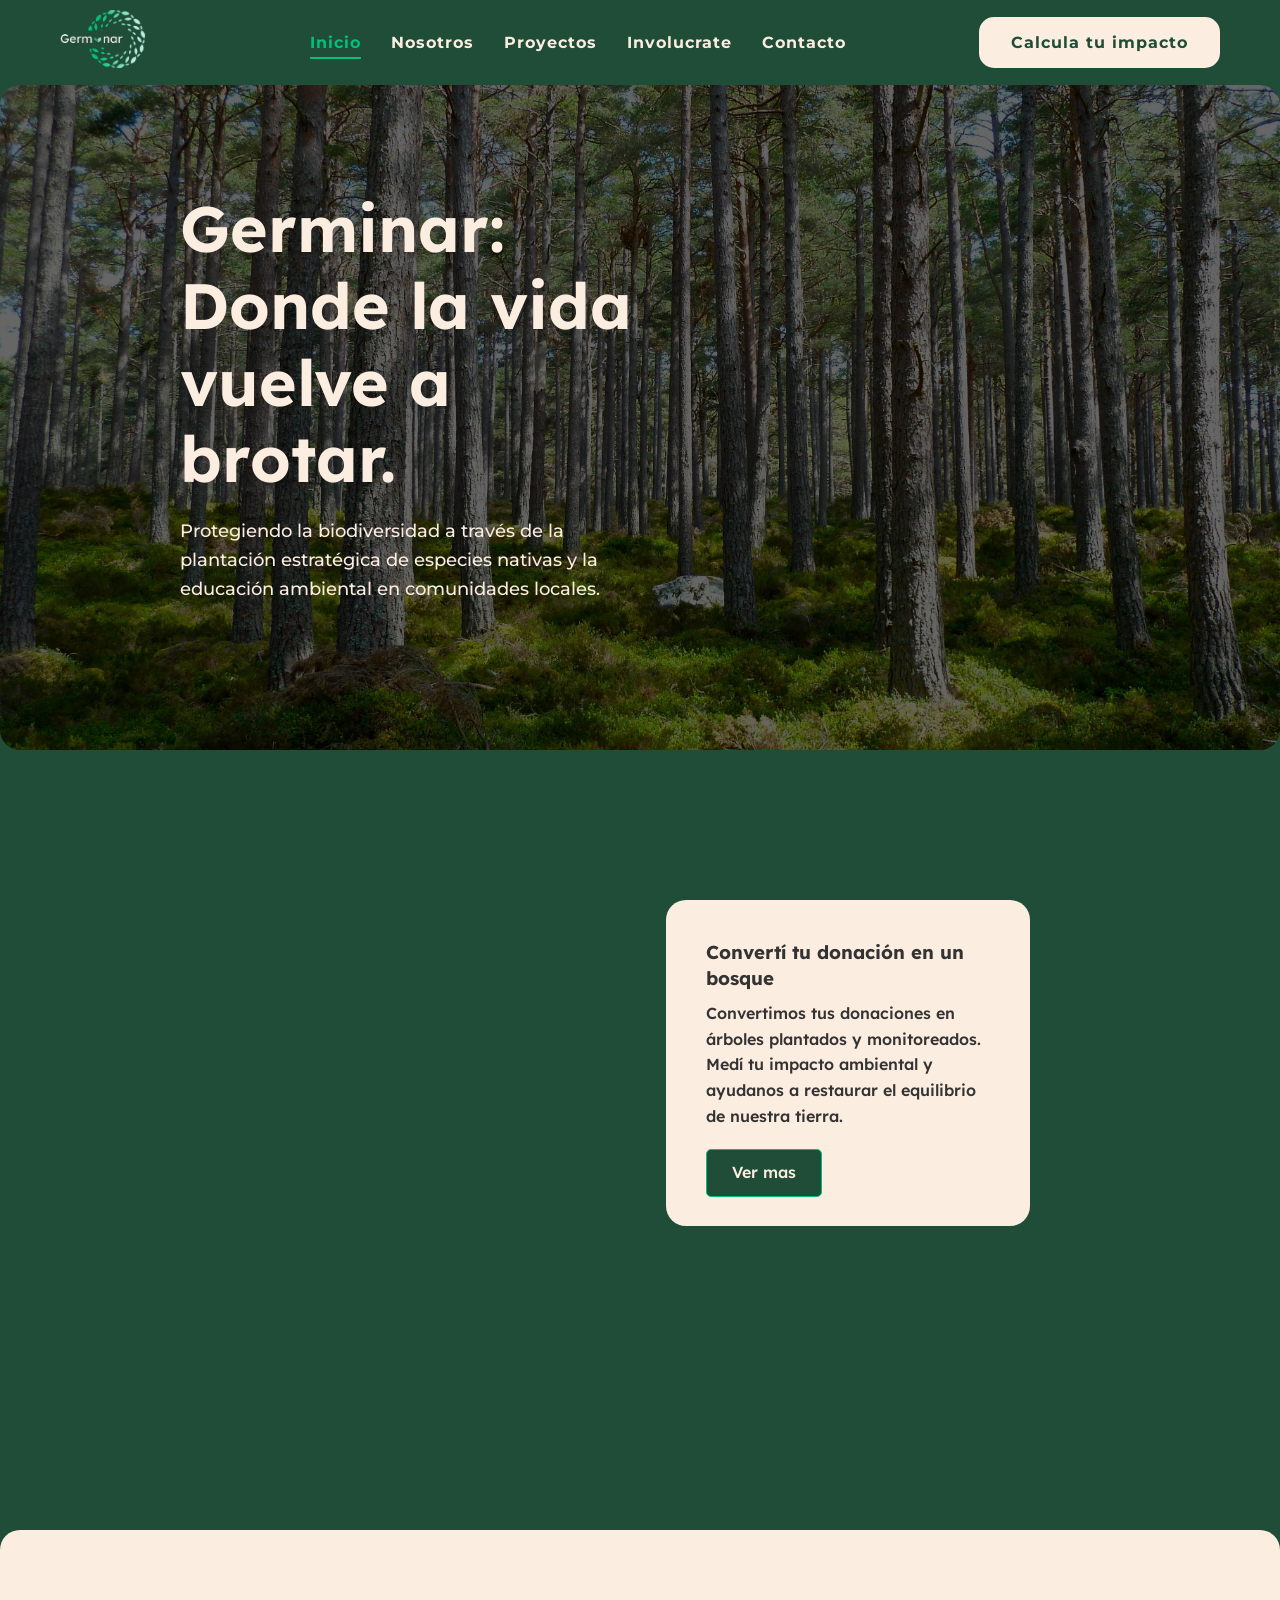
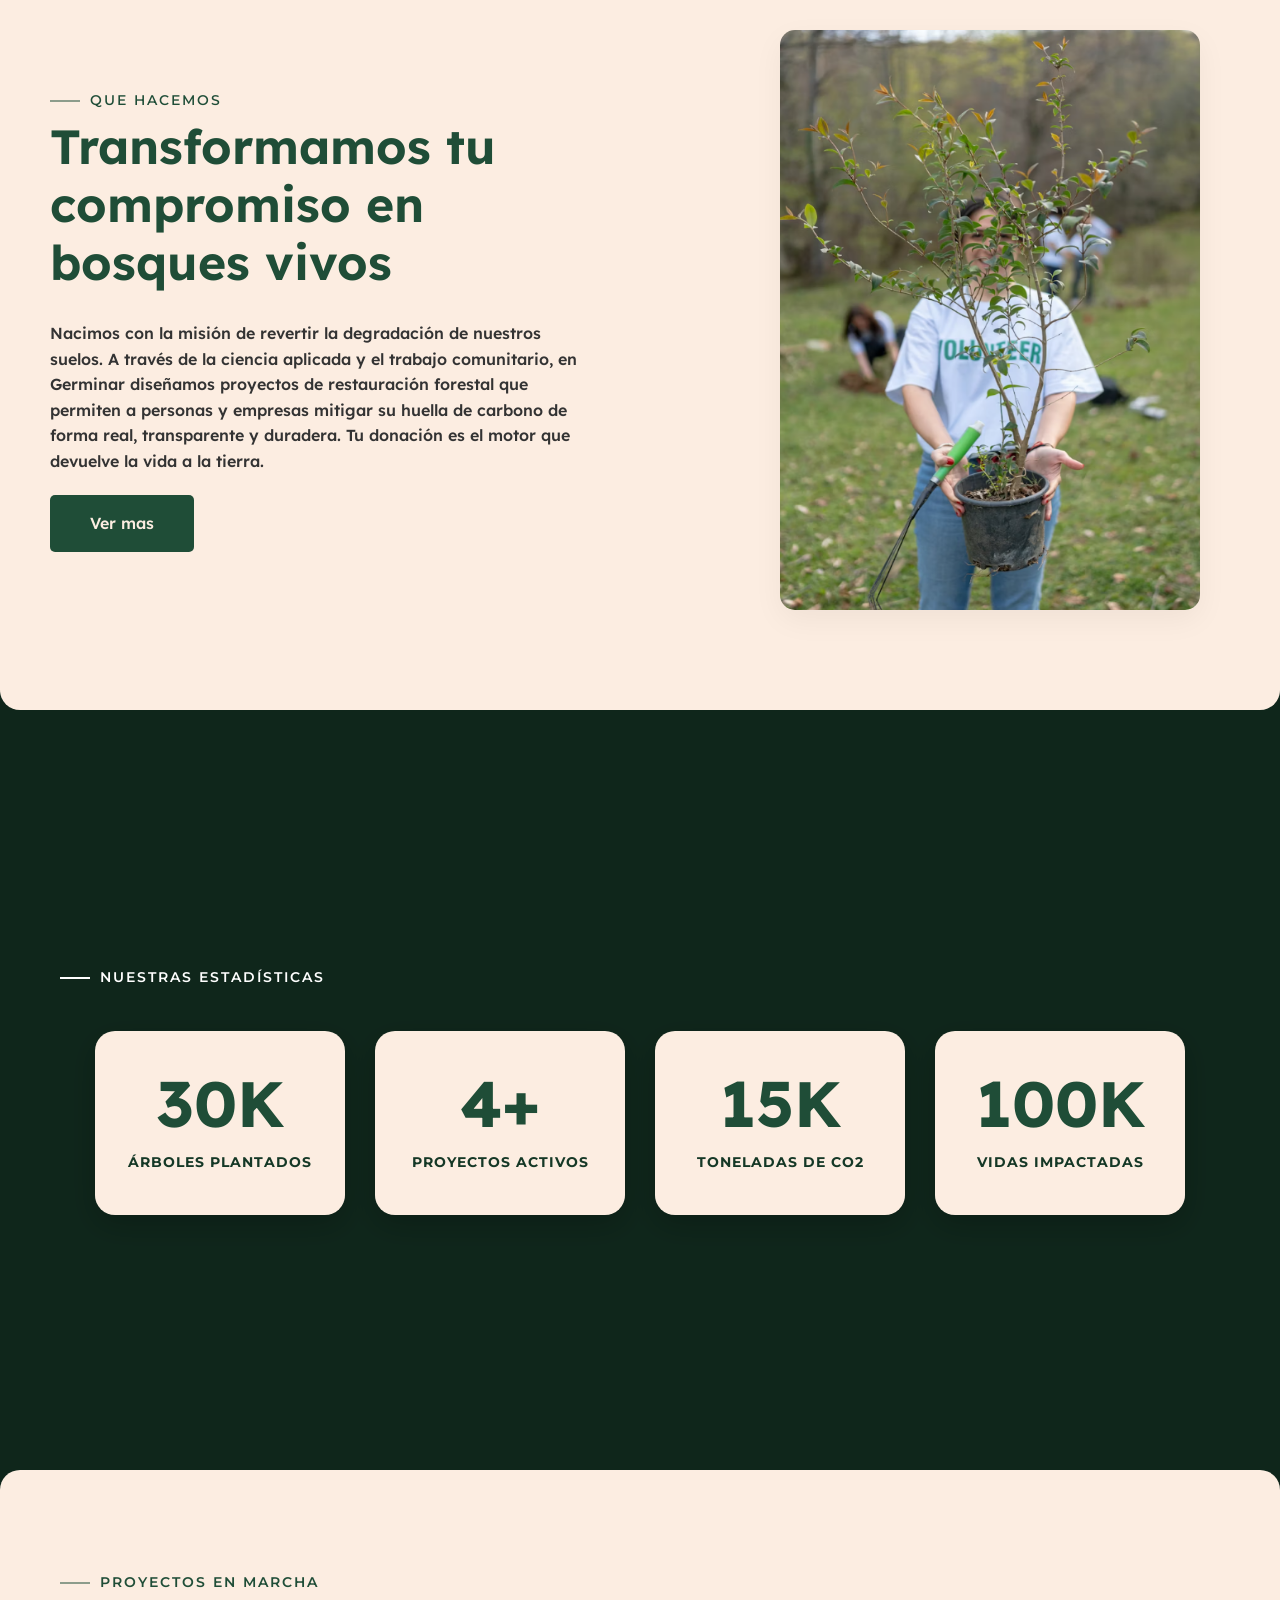
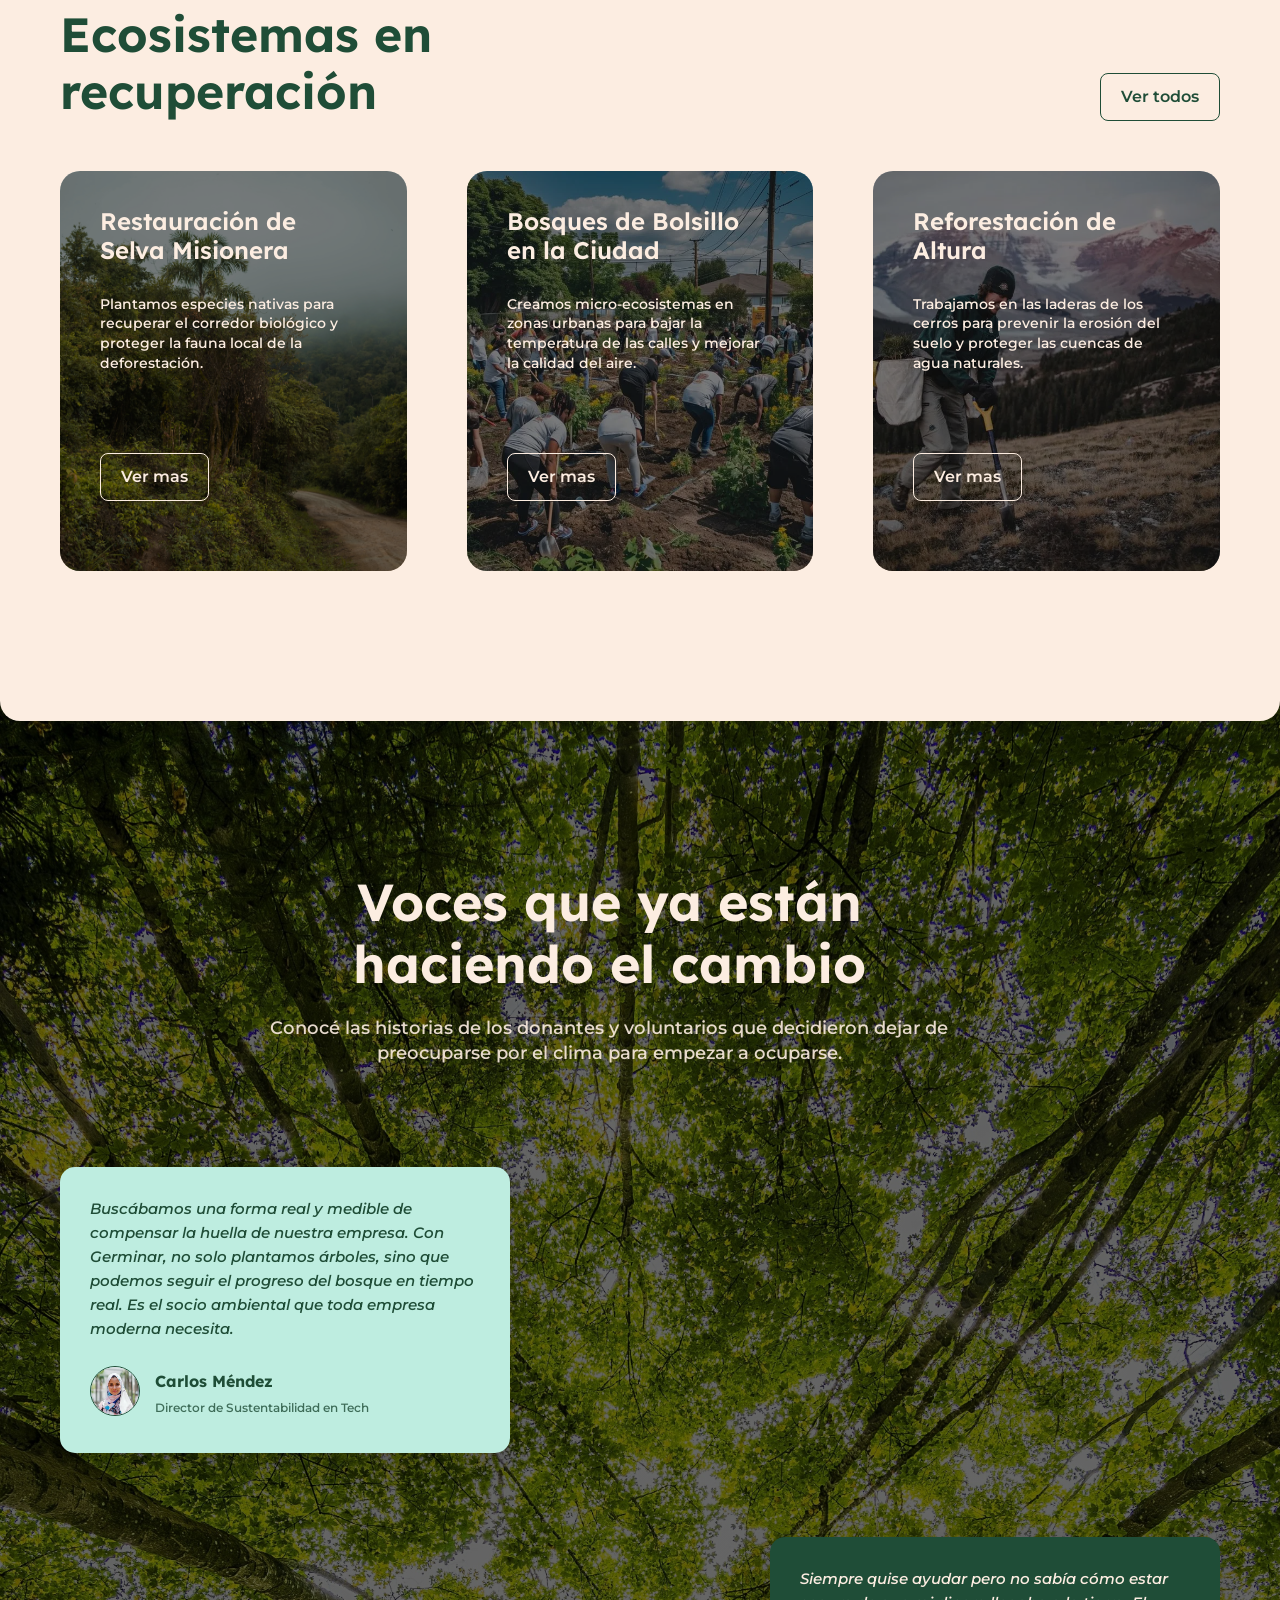
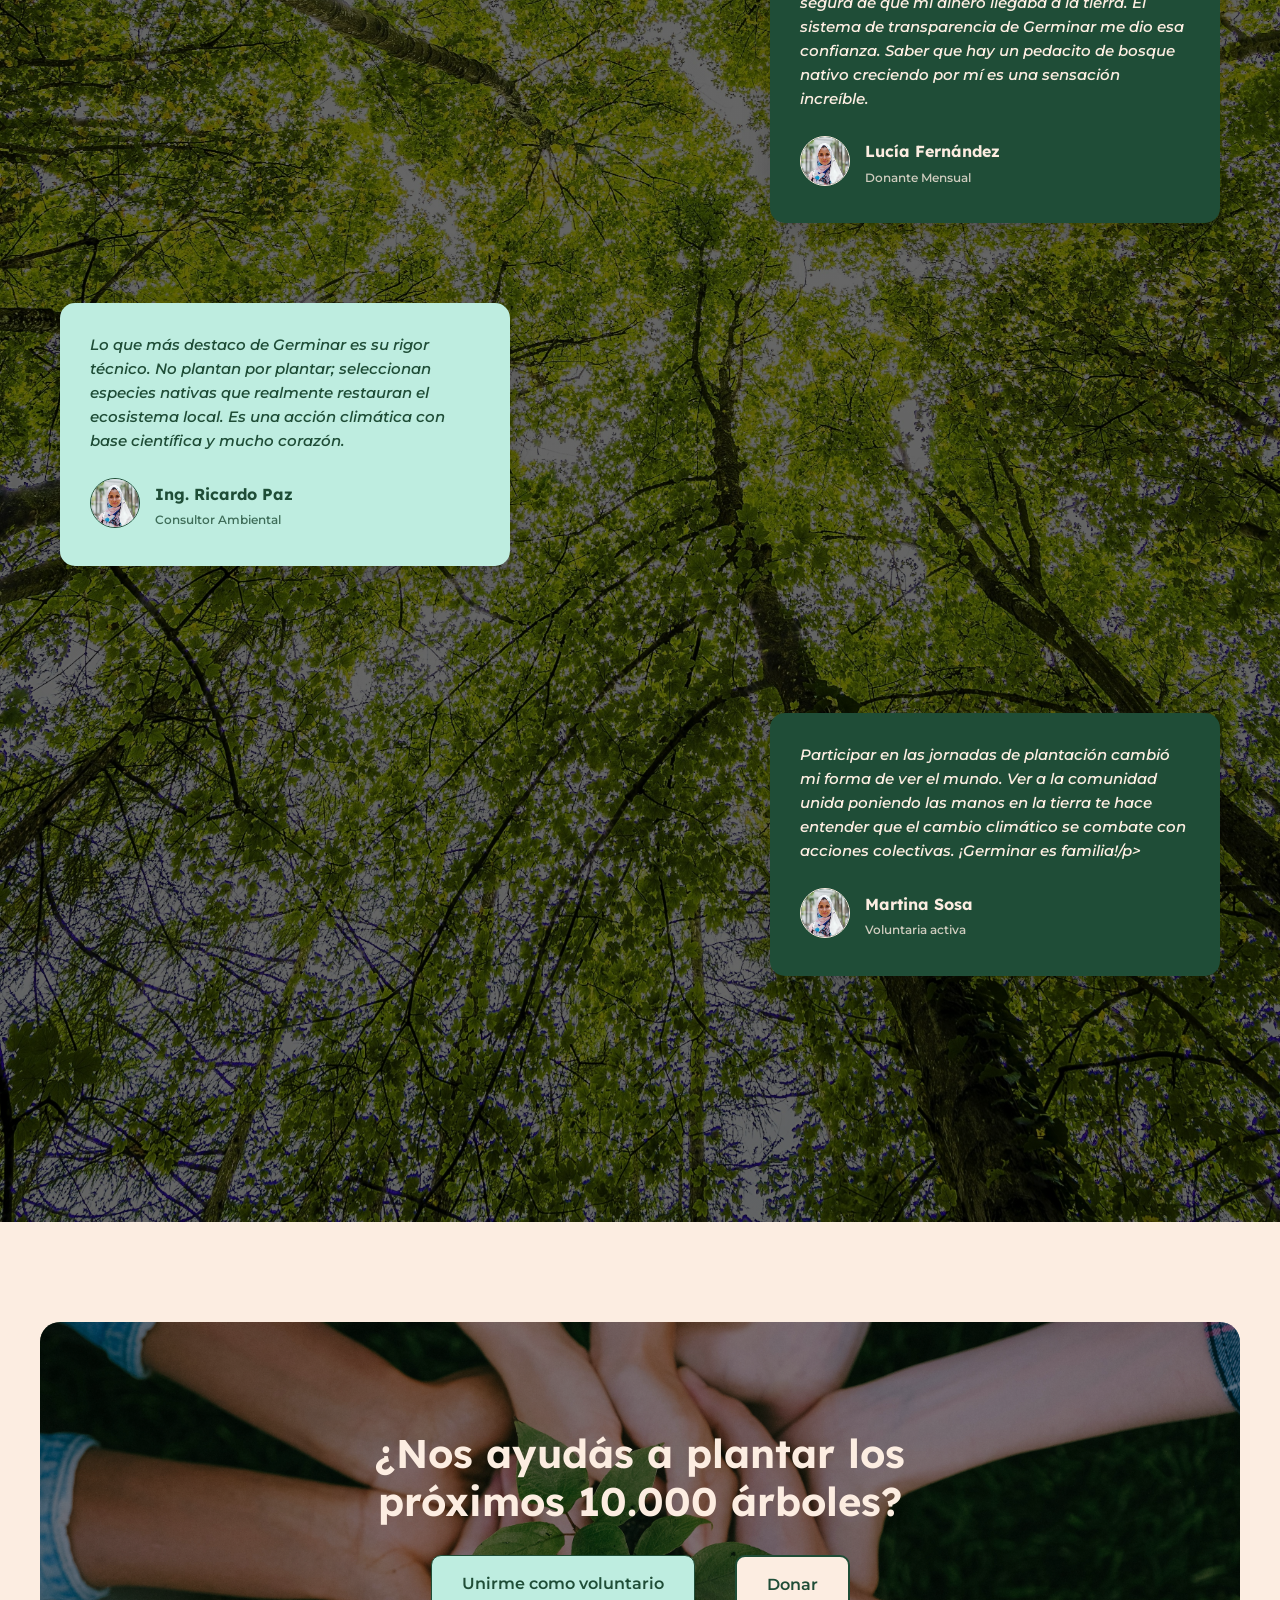
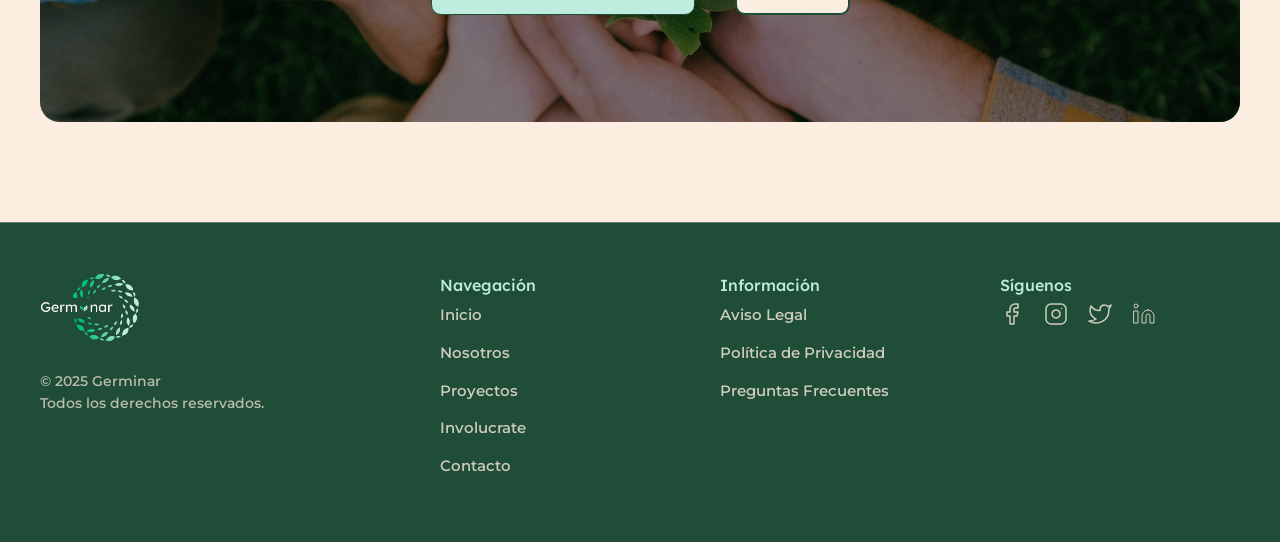
<file: index.html>
<!DOCTYPE html>
<html lang="en">
<head>
    <meta charset="UTF-8">
    <meta name="description" content="ONG sobre reforestación">
    <meta name="keywords" content="ong, reforestación, germinar">
    <meta name="author" content="Maitena Diaz">
    <meta name="viewport" content="width=device-width, initial-scale=1.0">
    <title>Inicio</title>
    <link rel="icon" type="image/x-icon" href="logo (1).ico">
    <style>
        @import url('https://fonts.googleapis.com/css2?family=Epunda+Slab:ital,wght@0,300..900;1,300..900&family=Italiana&family=Lexend:wght@100..900&family=Montserrat:ital,wght@0,332;1,332&family=Noto+Serif+Display:ital,wght@0,100..900;1,100..900&display=swap');
        @import url('https://fonts.googleapis.com/css2?family=Epunda+Slab:ital,wght@0,300..900;1,300..900&family=Italiana&family=Lexend:wght@100..900&family=Montserrat:ital@0;1&family=Noto+Serif+Display:ital,wght@0,100..900;1,100..900&display=swap');
    </style>
    <link rel="stylesheet" href="styleindex copy.css">
</head>
<body>

    <header class="header">
        <div class="menu">
            <div class="logo">
                <a href="index.html"><img src="logobeige.png" alt="Logo"></a>
            </div>

            <ul class="opciones-menu">
                <li><a href="index.html" class="active">Inicio</a></li>
                <li><a href="nosotros.html">Nosotros</a></li>
                <li><a href="proyectos.html">Proyectos</a></li>
                <li><a href="donar.html">Involucrate</a></li>
                <li><a href="contacto.html">Contacto</a></li>
            </ul>
            
            <div class="menu-btn-compacto"id="menuToggle">Menu</div>
            
            <div class="boton-app">
                <a href="calculadora.html" class="btn">Calcula tu impacto</a>
            </div>
        </div>
    </header>
    <main>
            <section class="scroll-wrapper">
                <div class="container-hero">
                </div>

                <div class="titulo-fijo"> 
                    <div class="parallax-content">
                        <h1 class="titulobeige">Germinar: Donde la vida vuelve a brotar.</h1>
                        <p class="subtitulobeige">Protegiendo la biodiversidad a través de la plantación estratégica de especies nativas y la educación ambiental en comunidades locales.</p>
                    </div>
                </div>

                
                <div class="cards-scroll-area">
                    <div class="info-card" id="infoCard">
                        <h3>Convertí tu donación en un bosque</h3>
                        <p>Convertimos tus donaciones en árboles plantados y monitoreados. Medí tu impacto ambiental y ayudanos a restaurar el equilibrio de nuestra tierra.</p>
                        <a href="calculadora.html" class="btn-card">Ver mas</a>
                    </div> 
                </div>
            </section>
            <section class="info-seccion">
            <div class="conten-info">
            
                <div class="text-column">
                    <p class="tag">QUE HACEMOS</p>
                    <h2>Transformamos tu compromiso en bosques vivos</h2>
                    
                    <p class="body">
                        Nacimos con la misión de revertir la degradación de nuestros suelos. A través de la ciencia aplicada y el trabajo comunitario, en Germinar diseñamos proyectos de restauración forestal que permiten a personas y empresas mitigar su huella de carbono de forma real, transparente y duradera. Tu donación es el motor que devuelve la vida a la tierra.
                    </p>
                    <a href="nosotros.html" class="btnverde">Ver mas</a>
                </div>
                
                <div class="imagen-quehacemos">
                    <picture>
                        <source srcset="quehacemos.webp" type="image/webp">
                        <img src="quehacemos.png" alt="Reforestación de bosques nativos">
                    </picture>
                </div>
            
            </div>
        </section>

        <section class="estadisticas-seccion">
            <div class="overlay"></div> <div class="contenido-stats">
                <div class="titulo-stats">
                    <p class="tag-stats">NUESTRAS ESTADÍSTICAS</p>
                </div>

                <div class="grid-tarjetas">
                    <div class="stat-card">
                        <div class="numero-container">
                            <span class="contador" data-target="30">0</span>
                            <span class="sufijo">K</span>
                        </div>
                        <p class="stat-texto">ÁRBOLES PLANTADOS</p>
                    </div>

                    <div class="stat-card">
                        <div class="numero-container">
                            <span class="contador" data-target="4">0</span>
                            <span class="sufijo">+</span>
                        </div>
                        <p class="stat-texto">PROYECTOS ACTIVOS</p>
                    </div>

                    <div class="stat-card">
                        <div class="numero-container">
                            <span class="contador" data-target="15">0</span>
                            <span class="sufijo">K</span>
                        </div>
                        <p class="stat-texto">TONELADAS DE CO2</p>
                    </div>

                    <div class="stat-card">
                        <div class="numero-container">
                            <span class="contador" data-target="100">0</span>
                            <span class="sufijo">K</span>
                        </div>
                        <p class="stat-texto">VIDAS IMPACTADAS</p>
                    </div>
                </div>
            </div>
        </section>

        <section class="proyectos-seccion">
            <div class="contenido-proyectos">
                <div class="header-proyectos">
                    <div class="textos-proyectos">
                        <p class="tag-proyectos">PROYECTOS EN MARCHA</p>
                        <h2>Ecosistemas en recuperación</h2>
                    </div>
                    <a href="proyectos.html" class="btn-proyectos">Ver todos</a>
                </div>

                <div class="grid-proyectos">
                    
                    <div class="proyecto-card">
                        <picture>
                            <source srcset="mis2.webp" type="image/webp">
                            <img src="mis2.jpg" alt="proyecto1" class="fondo-proyecto">
                        </picture>
                        <div class="info-proyecto">
                            <h3>Restauración de Selva Misionera</h3>
                            <p>Plantamos especies nativas para recuperar el corredor biológico y proteger la fauna local de la deforestación.</p>
                            <a href="proy1.html" class="btn-proyecto-card">Ver mas</a>
                        </div>
                    </div>

                    <div class="proyecto-card">
                        <picture>
                            <source srcset="ur4.webp" type="image/webp">
                            <img src="ur4.jpg" alt="proyecto1" class="fondo-proyecto">
                        </picture>
                        <div class="info-proyecto">
                            <h3>Bosques de Bolsillo en la Ciudad</h3>
                            <p>Creamos micro-ecosistemas en zonas urbanas para bajar la temperatura de las calles y mejorar la calidad del aire.</p>
                            <a href="Urbano.html" class="btn-proyecto-card">Ver mas</a>
                        </div>
                    </div>

                    <div class="proyecto-card">
                        <picture>
                            <source srcset="cor3.webp" type="image/webp">
                            <img src="cor3.jpg" alt="proyecto1" class="fondo-proyecto">
                        </picture>
                        <div class="info-proyecto">
                            <h3>Reforestación de Altura</h3>
                            <p>Trabajamos en las laderas de los cerros para prevenir la erosión del suelo y proteger las cuencas de agua naturales.</p>
                            <a href="patag.html" class="btn-proyecto-card">Ver mas</a>
                        </div>
                    </div>

                </div>
            </div>
        </section>

        <section class="testimonios-seccion">
            <div class="background-testimonios"></div> <div class="contenido-testimonios">
                
                <div class="header-testimonios">
                    <h2 class="titulo-testimonios">Voces que ya están haciendo el cambio</h2>
                    <p class="subtitulo-testimonios">Conocé las historias de los donantes y voluntarios que decidieron dejar de preocuparse por el clima para empezar a ocuparse.</p>
                </div>

                <div class="grid-testimonios">
                    
                    <div class="testimonio-card verde-claro">
                        <p class="texto-testimonio">Buscábamos una forma real y medible de compensar la huella de nuestra empresa. Con Germinar, no solo plantamos árboles, sino que podemos seguir el progreso del bosque en tiempo real. Es el socio ambiental que toda empresa moderna necesita.</p>
                        <div class="autor-testimonio">
                        <picture>
                            <source srcset="avatar.webp" type="image/webp">
                            <img src="avatar.png" alt="Carlos Méndez" class="avatar-testimonio">
                        </picture>
                            <div class="info-autor">
                                <p class="nombre-autor">Carlos Méndez</p>
                                <p class="cargo-autor">Director de Sustentabilidad en Tech</p>
                            </div>
                        </div>
                    </div>

                    <div class="testimonio-card verde-oscuro right-align">
                        <p class="texto-testimonio">Siempre quise ayudar pero no sabía cómo estar segura de que mi dinero llegaba a la tierra. El sistema de transparencia de Germinar me dio esa confianza. Saber que hay un pedacito de bosque nativo creciendo por mí es una sensación increíble.</p>
                        <div class="autor-testimonio">
                        <picture>
                            <source srcset="avatar.webp" type="image/webp">
                            <img src="avatar.png" alt="Lucía Fernández" class="avatar-testimonio">
                        </picture>
                            <div class="info-autor">
                                <p class="nombre-autor">Lucía Fernández</p>
                                <p class="cargo-autor">Donante Mensual</p>
                            </div>
                        </div>
                    </div>

                    <div class="testimonio-card verde-claro">
                        <p class="texto-testimonio">Lo que más destaco de Germinar es su rigor técnico. No plantan por plantar; seleccionan especies nativas que realmente restauran el ecosistema local. Es una acción climática con base científica y mucho corazón.</p>
                        <div class="autor-testimonio">
                        <picture>
                            <source srcset="avatar.webp" type="image/webp">
                            <img src="avatar.png" alt="Ing. Ricardo Paz" class="avatar-testimonio">
                        </picture>                            
                        <div class="info-autor">
                                <p class="nombre-autor">Ing. Ricardo Paz</p>
                                <p class="cargo-autor">Consultor Ambiental</p>
                            </div>
                        </div>
                    </div>

                    <div class="testimonio-card verde-oscuro right-align">
                        <p class="texto-testimonio">Participar en las jornadas de plantación cambió mi forma de ver el mundo. Ver a la comunidad unida poniendo las manos en la tierra te hace entender que el cambio climático se combate con acciones colectivas. ¡Germinar es familia!/p>
                        <div class="autor-testimonio">
                        <picture>
                            <source srcset="avatar.webp" type="image/webp">
                            <img src="avatar.png" alt="Ing. Ricardo Paz" class="avatar-testimonio">
                        </picture>  
                            <div class="info-autor">
                                <p class="nombre-autor">Martina Sosa</p>
                                <p class="cargo-autor">Voluntaria activa</p>
                            </div>
                        </div>
                    </div>
                    
                </div>
            </div>
        </section>

        <section class="cta-seccion">
            <div class="cta-banner">
                <div class="cta-content">
                    <h2 class="cta-titulo">¿Nos ayudás a plantar los próximos 10.000 árboles?</h2>
                    
                    <div class="cta-botones">
                        <a href="#" class="btn-cta primary">Unirme como voluntario</a>
                        <a href="donar.html" class="btn-cta secondary">Donar</a>
                    </div>
                </div>
            </div>
        </section>
        <div class="modal-overlay" id="volunteerModal">
    
            <div class="modal-content">
                <button class="modal-close-btn" id="closeModalBtn">
                    <svg xmlns="http://www.w3.org/2000/svg" width="24" height="24" viewBox="0 0 24 24" fill="none" stroke="currentColor" stroke-width="2" stroke-linecap="round" stroke-linejoin="round" class="feather feather-x"><line x1="18" y1="6" x2="6" y2="18"></line><line x1="6" y1="6" x2="18" y2="18"></line></svg>
                </button>

                <h2 class="modal-titulo">Unirme como voluntario</h2>
                <p class="modal-descripcion">Completa con tus datos y nos pondremos en contacto</p>

                <form class="volunteer-form">
                    <div class="form-row">
                        <div class="form-group">
                            <label for="firstName">Nombre</label>
                            <input type="text" id="firstName" name="firstName" required>
                        </div>
                        <div class="form-group">
                            <label for="lastName">Apellido</label>
                            <input type="text" id="lastName" name="lastName" required>
                        </div>
                    </div>
                    
                    <div class="form-group full-width">
                        <label for="emailId">Email</label>
                        <input type="email" id="emailId" name="emailId" required>
                    </div>

                    <div class="form-group full-width">
                        <label for="message">Mensaje</label>
                        <textarea id="message" name="message" placeholder="Escribe tu mensaje" rows="5"></textarea>
                    </div>

                    <button type="submit" class="btn-send-message">Enviar solicitud</button>
                </form>
                <div class="success-message" id="successMessage">
                <svg xmlns="http://www.w3.org/2000/svg" width="60" height="60" viewBox="0 0 24 24" fill="none" stroke="#1F4D37" stroke-width="2" stroke-linecap="round" stroke-linejoin="round" class="feather feather-check-circle"><path d="M22 11.08V12a10 10 0 1 1-5.93-8.98"></path><polyline points="22 4 12 14.01 9 11.01"></polyline></svg>
                <p class="success-title">¡Mensaje Enviado con Éxito!</p>
                <p class="success-text">Gracias por tu interés en ser voluntario. Nos pondremos en contacto contigo pronto.</p>
                </div>
            </div>
        </div>


        <footer>
            <div class="footer-contenido">
                
                <div class="footer-col footer-logo-col">
                    <img src="logobeige.png" alt="Logo de la Organización" class="footer-logo">
                    <p class="footer-copyright">
                        © 2025 Germinar<br>Todos los derechos reservados.
                    </p>
                </div>

                <div class="footer-col">
                    <p class="footer-titulo-lista">Navegación</p>
                    <ul class="footer-links">
                        <li><a href="index.html">Inicio</a></li>
                        <li><a href="nosotros.html">Nosotros</a></li>
                        <li><a href="proyectos.html">Proyectos</a></li>
                        <li><a href="donar.html">Involucrate</a></li>
                        <li><a href="contacto.html">Contacto</a></li>
                    </ul>
                </div>

                <div class="footer-col">
                    <p class="footer-titulo-lista">Información</p>
                    <ul class="footer-links">
                        <li><a href="#">Aviso Legal</a></li>
                        <li><a href="#">Política de Privacidad</a></li>
                        <li><a href="#">Preguntas Frecuentes</a></li>
                    </ul>
                </div>

                <div class="footer-col footer-social-col">
                    <p class="footer-titulo-lista">Síguenos</p>
                    <div class="social-icons">
                        <a href="#" aria-label="Facebook">
                            <svg xmlns="http://www.w3.org/2000/svg" width="24" height="24" viewBox="0 0 24 24" fill="none" stroke="currentColor" stroke-width="1.5" stroke-linecap="round" stroke-linejoin="round" class="feather feather-facebook"><path d="M18 2h-3a5 5 0 0 0-5 5v3H7v4h3v8h4v-8h3l1-4h-4V7a1 1 0 0 1 1-1h3z"></path></svg>
                        </a>
                        <a href="#" aria-label="Instagram">
                            <svg xmlns="http://www.w3.org/2000/svg" width="24" height="24" viewBox="0 0 24 24" fill="none" stroke="currentColor" stroke-width="1.5" stroke-linecap="round" stroke-linejoin="round" class="feather feather-instagram"><rect x="2" y="2" width="20" height="20" rx="5" ry="5"></rect><path d="M16 11.37A4 4 0 1 1 12.63 8 4 4 0 0 1 16 11.37z"></path><line x1="17.5" y1="6.5" x2="17.51" y2="6.5"></line></svg>
                        </a>
                        <a href="#" aria-label="Twitter">
                            <svg xmlns="http://www.w3.org/2000/svg" width="24" height="24" viewBox="0 0 24 24" fill="none" stroke="currentColor" stroke-width="1.5" stroke-linecap="round" stroke-linejoin="round" class="feather feather-twitter"><path d="M23 3a10.9 10.9 0 0 1-3.14 1.53 4.48 4.48 0 0 0-7.86 3v1A10.66 10.66 0 0 1 3 4s-4 9 5 13a11.64 11.64 0 0 1-7 2c9 5 20 0 20-11.5a4.5 4.5 0 0 0-.08-.83A7.72 7.72 0 0 0 23 3z"></path></svg>
                        </a>
                        <a href="#" aria-label="LinkedIn">
                            <svg xmlns="http://www.w3.org/2000/svg" width="24" height="24" viewBox="0 0 24 24" fill="none" stroke="currentColor" stroke-width="1" stroke-linecap="round" stroke-linejoin="round" class="feather feather-linkedin"><path d="M16 8a6 6 0 0 1 6 6v7h-4v-7a2 2 0 0 0-2-2 2 2 0 0 0-2 2v7h-4v-7a6 6 0 0 1 6-6z"></path><rect x="2" y="9" width="4" height="12"></rect><circle cx="4" cy="4" r="2"></circle></svg>
                        </a>
                    </div>
                </div>
            </div>
        </footer>
    </main>
    <Script src="script.js"></Script> 
</body>
</html>
</file>
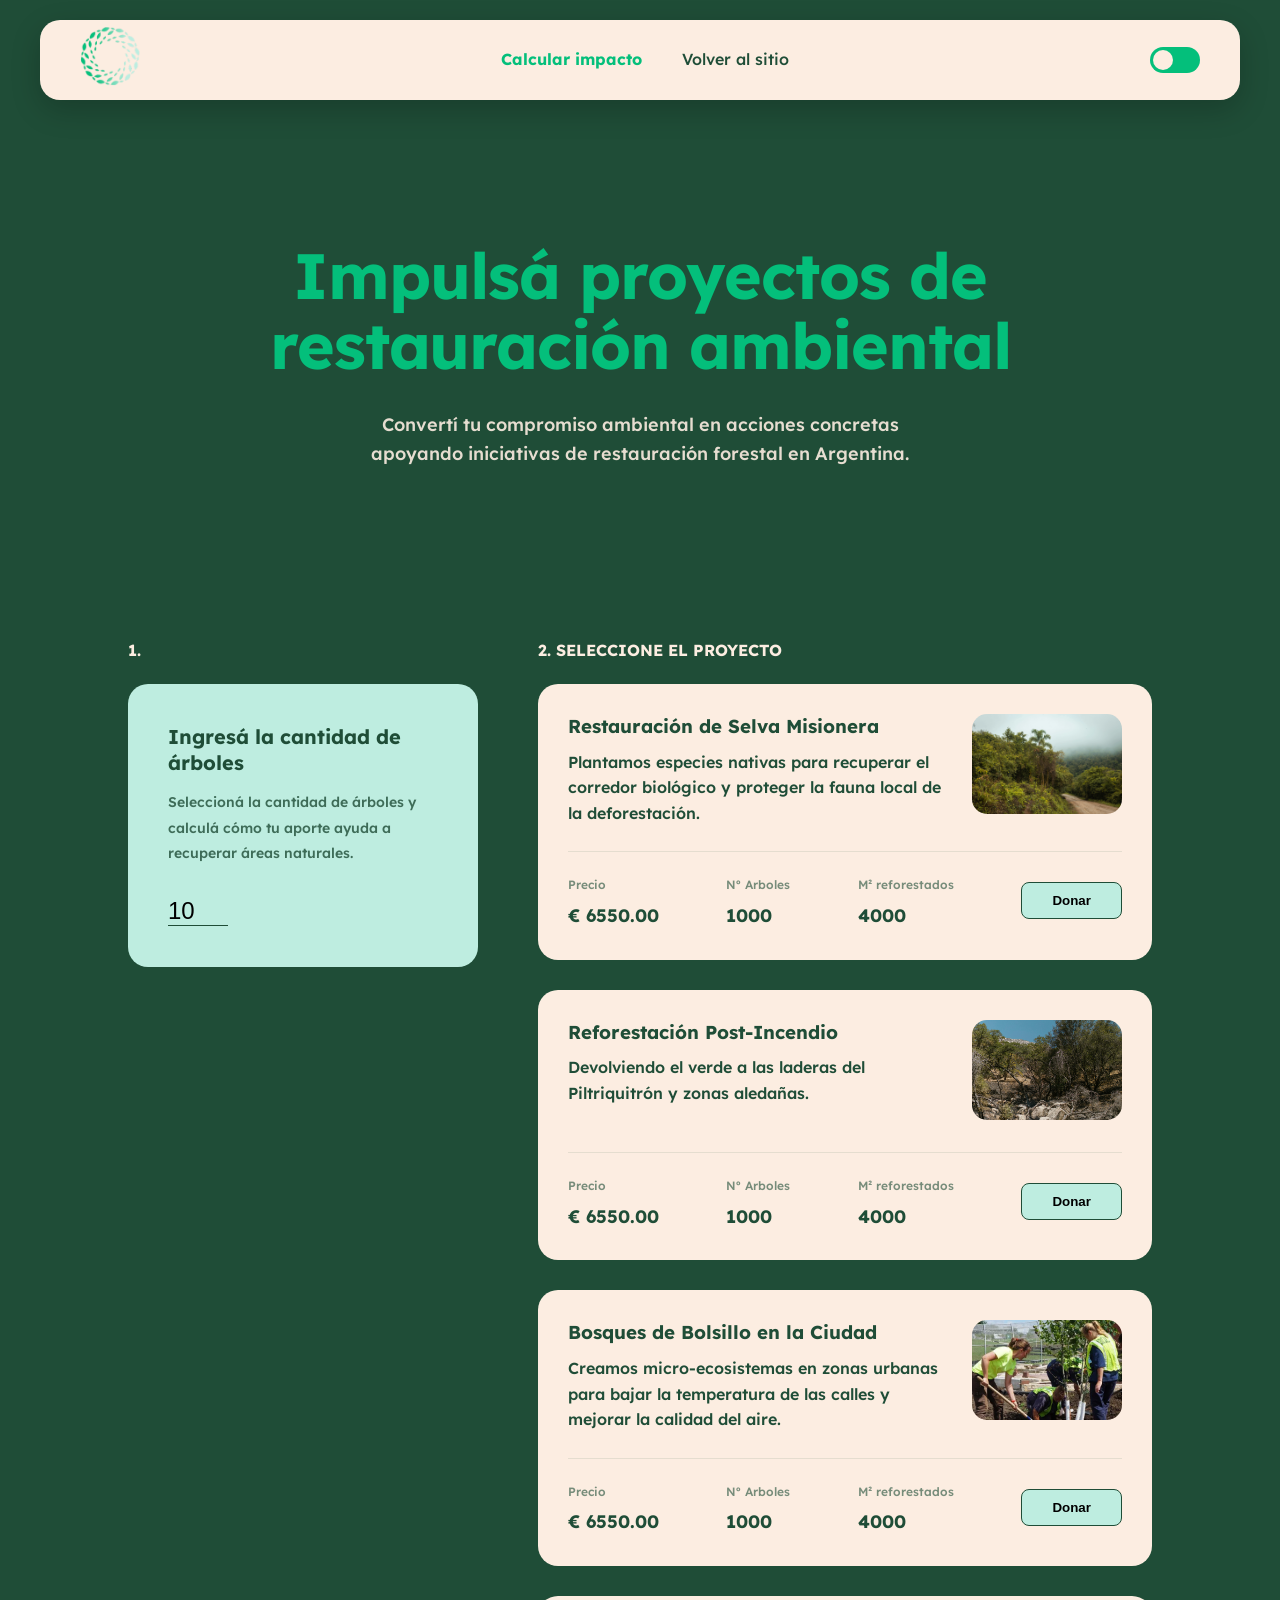
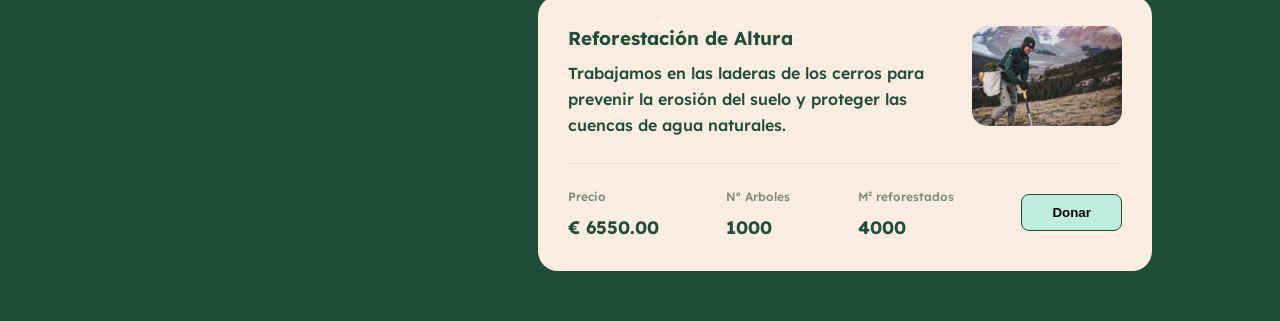
<file: calculadora.html>
<!DOCTYPE html>
<html lang="en">
<head>
    <meta charset="UTF-8">
    <meta name="description" content="ONG sobre reforestación">
    <meta name="keywords" content="ong, reforestación, germinar">
    <meta name="author" content="Maitena Diaz">
    <meta name="viewport" content="width=device-width, initial-scale=1.0">
    <title>Calculadora</title>
    <link rel="icon" type="image/x-icon" href="logo (1).ico">
    <style>
        @import url('https://fonts.googleapis.com/css2?family=Epunda+Slab:ital,wght@0,300..900;1,300..900&family=Italiana&family=Lexend:wght@100..900&family=Montserrat:ital,wght@0,332;1,332&family=Noto+Serif+Display:ital,wght@0,100..900;1,100..900&display=swap');
        @import url('https://fonts.googleapis.com/css2?family=Epunda+Slab:ital,wght@0,300..900;1,300..900&family=Italiana&family=Lexend:wght@100..900&family=Montserrat:ital@0;1&family=Noto+Serif+Display:ital,wght@0,100..900;1,100..900&display=swap');
    </style>
    <link rel="stylesheet" href="stylecalcu.css">
</head>
<body>
    <header class="header-calculadora">
        <nav class="nav-floating">
            <div class="nav-logo">
               <a href="calculadora.html"><img src="logo.png" alt="Logo"></a>
            </div>

            <div class="nav-links">
                <a href="calculadora.html" class="active">Calcular impacto</a>
                <a href="index.html">Volver al sitio</a>
            </div>
            <div class="nav-extra">
                <label class="switch">
                    <input type="checkbox" id="modoClaroToggle">
                    <span class="slider round"></span>
                </label>
            </div>
        </nav>
    </header>
    <section class="titulo">
        <div class="hero">
            <h1 class="titulo-impacto">Impulsá proyectos de restauración ambiental</h1>
            <p class="bajada-impacto">
                Convertí tu compromiso ambiental en acciones concretas apoyando iniciativas de restauración forestal en Argentina.
            </p>
        </div>
    </section>
    <section class="calculadora-impacto">
        <div class="calculadora-grid">
            
            <div class="col-entrada">
                <span class="paso-num">1.</span>
                <div class="card-input">
                    <h3>Ingresá la cantidad de árboles</h3>
                    <p>Seleccioná la cantidad de árboles y calculá cómo tu aporte ayuda a recuperar áreas naturales.</p>
                    
                    <div class="input-container">
                        <input type="number" id="treeInput" value="10" min="1" oninput="actualizarCalculos()">
                        <span class="controls">
                            </span>
                    </div>
                </div>
            </div>

            <div class="col-proyectos">
                <span class="paso-num">2. SELECCIONE EL PROYECTO</span>
                
                <div class="lista-proyectos">
                    <div class="proyecto-card">
                        <div class="proyecto-info">
                            <div class="texto">
                                <h3>Restauración de Selva Misionera</h3>
                                <p>Plantamos especies nativas para recuperar el corredor biológico y proteger la fauna local de la deforestación.</p>
                            </div>
                            <div class="imagen-mini">
                                <picture>
                                    <source srcset="mis2.webp" type="image/webp">
                                    <img src="mis2.jpg" alt="Plantando árboles" class="img-flotante-proy">
                                </picture>                               
                            </div>
                        </div>
                        
                        <div class="proyecto-stats">
                            <div class="stat">
                                <label>Precio</label>
                                <span class="valor-precio">€ 6550.00</span>
                            </div>
                            <div class="stat">
                                <label>Nº Arboles</label>
                                <span class="valor-trees">1000</span>
                            </div>
                            <div class="stat">
                                <label>M² reforestados</label>
                                <span class="valor-sqm">4000</span>
                            </div>
                            <button class="btn-donar">Donar</button>
                        </div>
                    </div>

                    <div class="proyecto-card">
                        <div class="proyecto-info">
                            <div class="texto">
                                <h3>Reforestación Post-Incendio</h3>
                                <p>Devolviendo el verde a las laderas del Piltriquitrón y zonas aledañas.</p>
                            </div>
                            <div class="imagen-mini">
                                <picture>
                                    <source srcset="bol4.webp" type="image/webp">
                                    <img src="bol4.jpg" alt="Plantando árboles" class="img-flotante-proy">
                                </picture>                              
                            </div>
                        </div>
                        
                        <div class="proyecto-stats">
                            <div class="stat">
                                <label>Precio</label>
                                <span class="valor-precio">€ 6550.00</span>
                            </div>
                            <div class="stat">
                                <label>Nº Arboles</label>
                                <span class="valor-trees">1000</span>
                            </div>
                            <div class="stat">
                                <label>M² reforestados</label>
                                <span class="valor-sqm">4000</span>
                            </div>
                            <button class="btn-donar">Donar</button>
                        </div>
                    </div>
                                        
                    <div class="proyecto-card">
                        <div class="proyecto-info">
                            <div class="texto">
                                <h3>Bosques de Bolsillo en la Ciudad</h3>
                                <p>Creamos micro-ecosistemas en zonas urbanas para bajar la temperatura de las calles y mejorar la calidad del aire.</p>
                            </div>
                            <div class="imagen-mini">
                                <picture>
                                    <source srcset="ur2.webp" type="image/webp">
                                    <img src="ur2.jpg" alt="Plantando árboles" class="img-flotante-proy">
                                </picture>                                
                            </div>
                        </div>
                        
                        <div class="proyecto-stats">
                            <div class="stat">
                                <label>Precio</label>
                                <span class="valor-precio">€ 6550.00</span>
                            </div>
                            <div class="stat">
                                <label>Nº Arboles</label>
                                <span class="valor-trees">1000</span>
                            </div>
                            <div class="stat">
                                <label>M² reforestados</label>
                                <span class="valor-sqm">4000</span>
                            </div>
                            <button class="btn-donar">Donar</button>
                        </div>
                    </div>
                                        
                    <div class="proyecto-card">
                        <div class="proyecto-info">
                            <div class="texto">
                                <h3>Reforestación de Altura</h3>
                                <p>Trabajamos en las laderas de los cerros para prevenir la erosión del suelo y proteger las cuencas de agua naturales.</p>
                            </div>
                            <div class="imagen-mini">
                                <picture>
                                    <source srcset="cor3.webp" type="image/webp">
                                    <img src="cor3.jpg" alt="Plantando árboles" class="img-flotante-proy">
                                </picture>                               
                            </div>
                        </div>
                        
                        <div class="proyecto-stats">
                            <div class="stat">
                                <label>Precio</label>
                                <span class="valor-precio">€ 6550.00</span>
                            </div>
                            <div class="stat">
                                <label>Nº Arboles</label>
                                <span class="valor-trees">1000</span>
                            </div>
                            <div class="stat">
                                <label>M² reforestados</label>
                                <span class="valor-sqm">4000</span>
                            </div>
                            <button class="btn-donar">Donar</button>
                        </div>
                    </div>

                </div>
            </div>

        </div>
    </section>



    <Script src="script.js"></Script>    

</body>
</file>
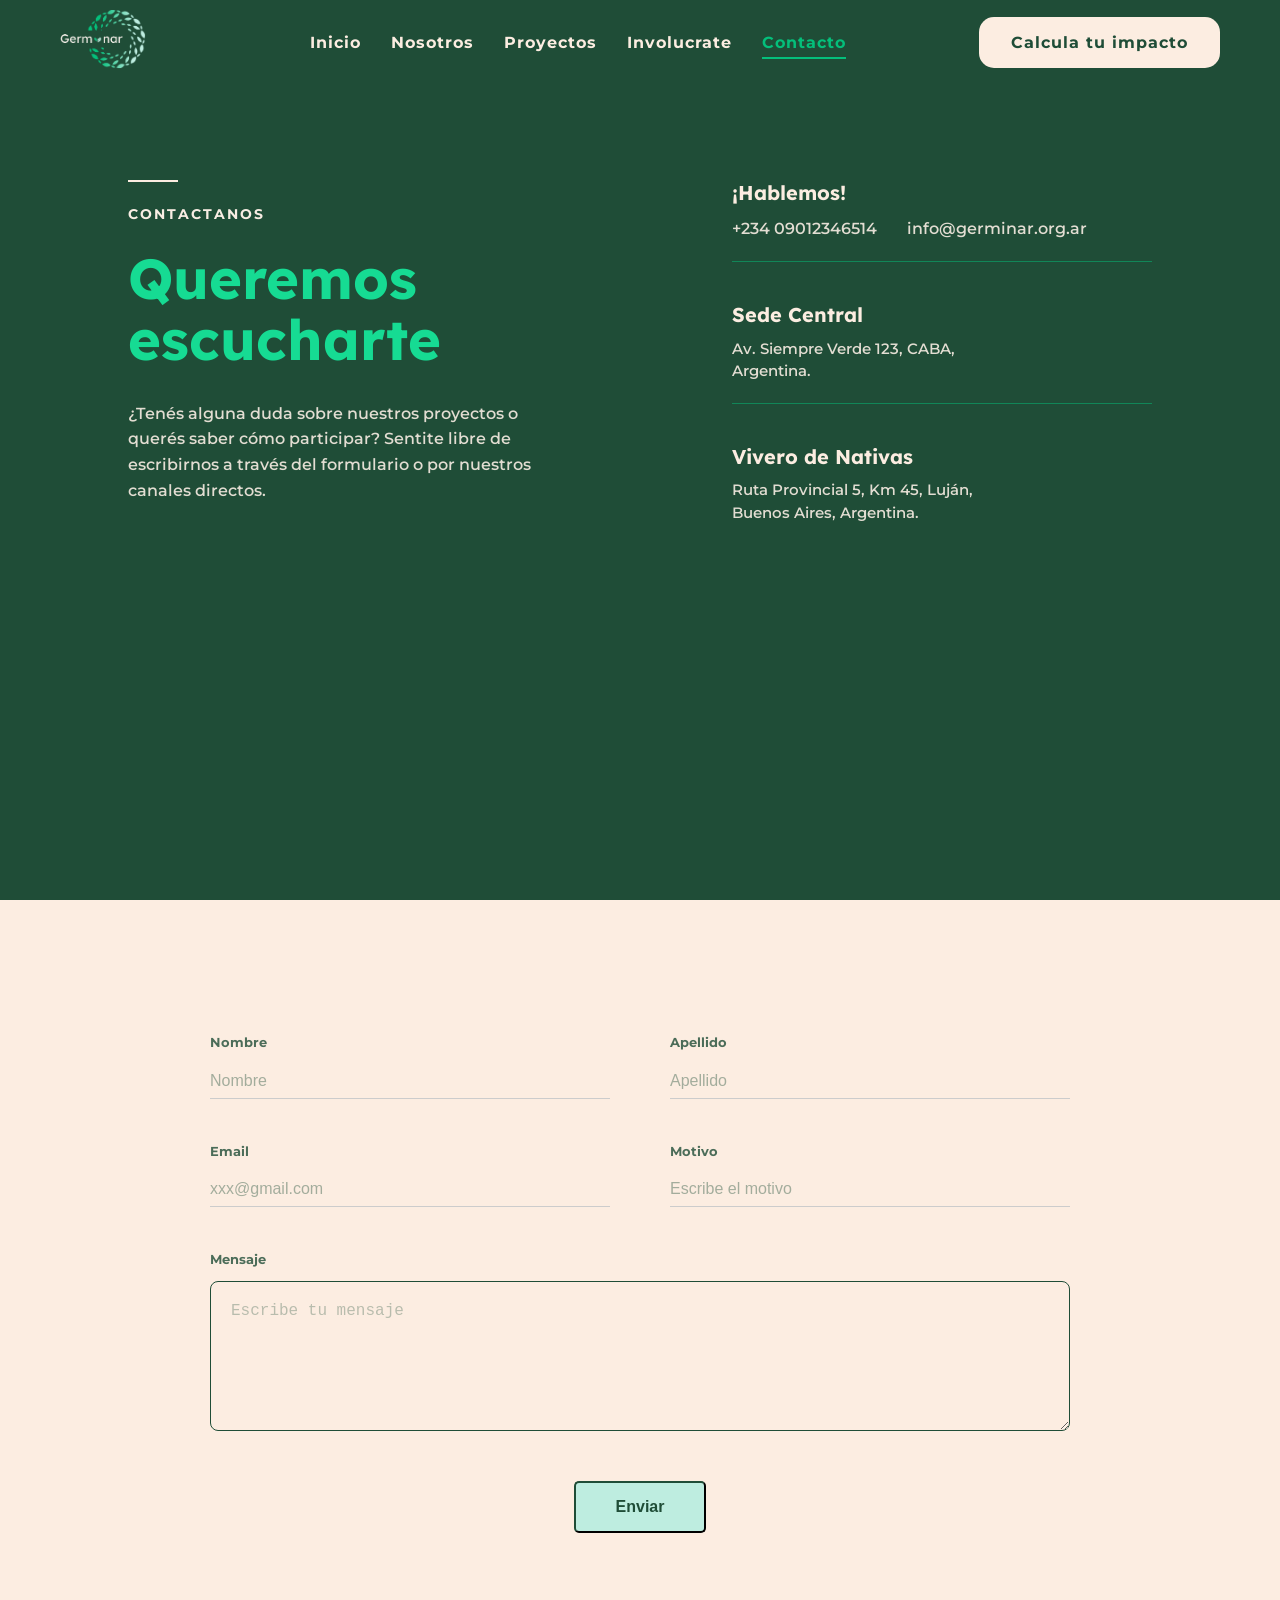
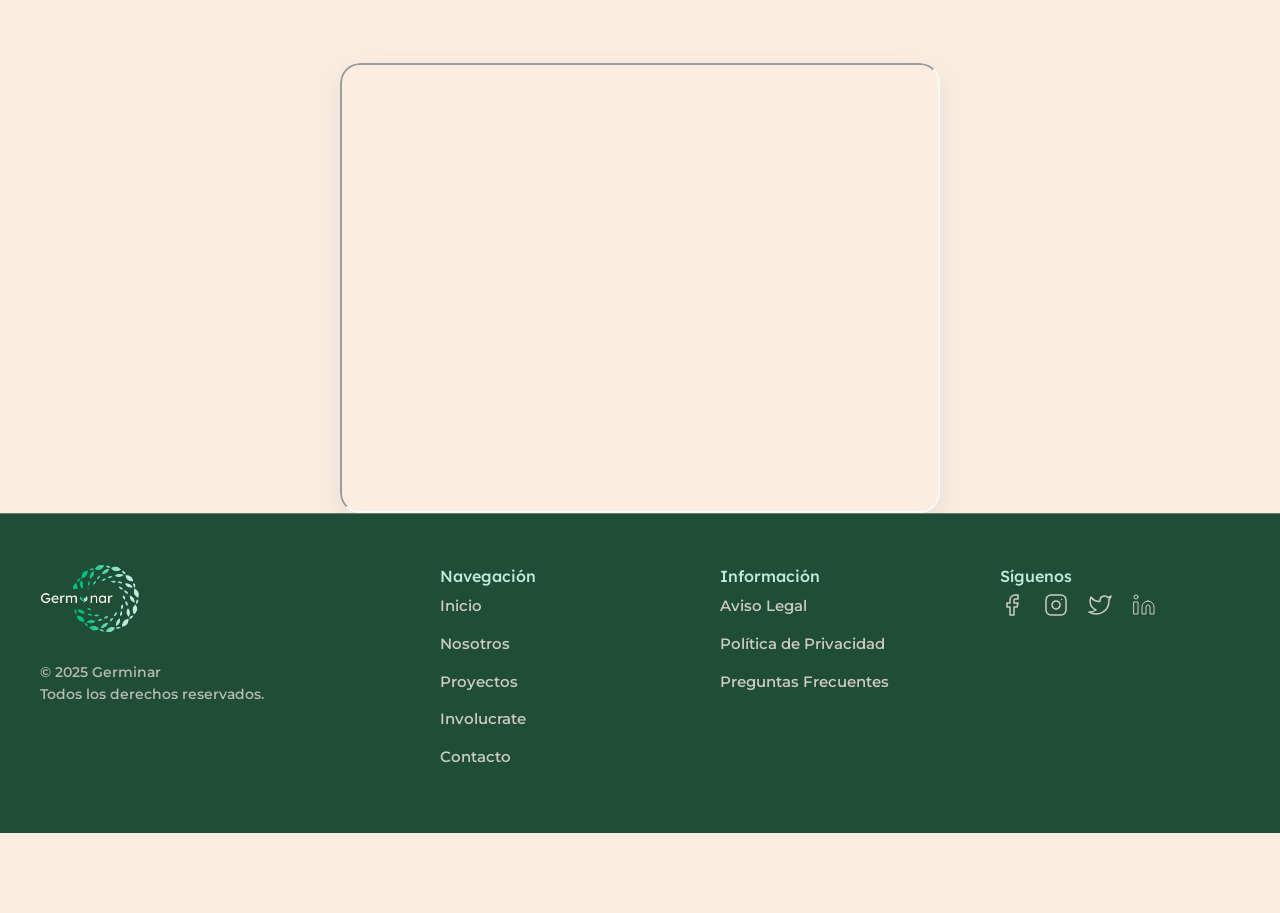
<file: contacto.html>
<!DOCTYPE html>
<html lang="en">
<head>
    <meta charset="UTF-8">
    <meta name="description" content="ONG sobre reforestación">
    <meta name="keywords" content="ong, reforestación, germinar">
    <meta name="author" content="Maitena Diaz">
    <meta name="viewport" content="width=device-width, initial-scale=1.0">
    <title>Contacto</title>
    <link rel="icon" type="image/x-icon" href="logo (1).ico">
    <style>
        @import url('https://fonts.googleapis.com/css2?family=Epunda+Slab:ital,wght@0,300..900;1,300..900&family=Italiana&family=Lexend:wght@100..900&family=Montserrat:ital,wght@0,332;1,332&family=Noto+Serif+Display:ital,wght@0,100..900;1,100..900&display=swap');
        @import url('https://fonts.googleapis.com/css2?family=Epunda+Slab:ital,wght@0,300..900;1,300..900&family=Italiana&family=Lexend:wght@100..900&family=Montserrat:ital@0;1&family=Noto+Serif+Display:ital,wght@0,100..900;1,100..900&display=swap');
    </style>
    <link rel="stylesheet" href="styleindex copy.css">
</head>
<body>

    <header class="header">
        <div class="menu">
            <div class="logo">
                <a href="index.html"><img src="logobeige.png" alt="Logo"></a>
            </div>

            <ul class="opciones-menu">
                <li><a href="index.html">Inicio</a></li>
                <li><a href="nosotros.html">Nosotros</a></li>
                <li><a href="proyectos.html">Proyectos</a></li>
                <li><a href="donar.html">Involucrate</a></li>
                <li><a href="contacto.html"class="active">Contacto</a></li>
            </ul>
            
            <div class="menu-btn-compacto">Menu</div>
            
            <div class="boton-app">
                <a href="calculadora.html" class="btn">Calcula tu impacto</a>
            </div>
        </div>
    </header>
    <main>
        <section class="seccion-contacto">
            <div class="contacto-container">
                
                <div class="contacto-izq">
                    <div class="linea-adorno"></div>
                    <span class="contacto-tag">CONTACTANOS</span>
                    <h2 class="contacto-titulo">Queremos escucharte</h2>
                    <p class="contacto-bajada">
                        ¿Tenés alguna duda sobre nuestros proyectos o querés saber cómo participar? 
        Sentite libre de escribirnos a través del formulario o por nuestros canales directos.
                    </p>
                </div>

                <div class="contacto-der">
                    <div class="contacto-bloque">
                        <h3 class="contacto-subtitulo">¡Hablemos!</h3>
                        <div class="datos-principales">
                            <span>+234 09012346514</span>
                            <span>info@germinar.org.ar</span>
                        </div>
                        <div class="separador-corto"></div>
                    </div>

                    <div class="contacto-bloque">
                        <h3 class="contacto-subtitulo">Sede Central</h3>
                        <p>Av. Siempre Verde 123, CABA,<br>Argentina.</p>
                        <div class="separador-corto"></div>
                    </div>

                    <div class="contacto-bloque">
                        <h3 class="contacto-subtitulo">Vivero de Nativas</h3>
                        <p>Ruta Provincial 5, Km 45, Luján,<br>Buenos Aires, Argentina.</p>
                    </div>
            </div>
        </section>
        <section class="seccion-formulario-contacto">
            <div class="form-wrapper">
                <form action="#" method="POST" class="contacto-form">
                    
                    <div class="form-grid">
                        <div class="form-group">
                            <label for="nombre">Nombre</label>
                            <input type="text" id="nombre" name="nombre" placeholder="Nombre">
                        </div>

                        <div class="form-group">
                            <label for="apellido">Apellido</label>
                            <input type="text" id="apellido" name="apellido" placeholder="Apellido">
                        </div>

                        <div class="form-group">
                            <label for="email">Email</label>
                            <input type="email" id="email" name="email" placeholder="xxx@gmail.com">
                        </div>

                        <div class="form-group">
                            <label for="motivo">Motivo</label>
                            <input type="text" id="motivo" name="motivo" placeholder="Escribe el motivo">
                        </div>
                    </div>

                    <div class="form-group full-width">
                        <label for="mensaje">Mensaje</label>
                        <textarea id="mensaje" name="mensaje" placeholder="Escribe tu mensaje"></textarea>
                    </div>

                    <div class="form-button-container">
                        <button type="submit" class="btn-enviar-mensaje">Enviar</button>
                    </div>
                    <div id="mensaje-exito" class="aviso-exito">
                        <div class="icono-check">✓</div>
                        <p>¡Mensaje enviado con éxito! Nos contactaremos pronto.</p>
                    </div>
                </form>
            </div>
        </section>
        <section class="seccion-mapa">
            <div class="map-container">
                <iframe 
                    <iframe src="https://www.google.com/maps/embed?pb=!1m18!1m12!1m3!1d24799.039055924623!2d-58.37828822864975!3d-34.59889252558018!2m3!1f0!2f0!3f0!3m2!1i1024!2i768!4f13.1!3m3!1m2!1s0x95bccaba6ac89b35%3A0x1a2dc24cbca665a7!2sUADE!5e0!3m2!1ses-419!2sar!4v1766076031761!5m2!1ses-419!2sar" 
                    width="600" 
                    height="450" 
                    style="border-radius:20px;" 
                    allowfullscreen="" 
                    oading="lazy" 
                    referrerpolicy="no-referrer-when-downgrade">
                </iframe>
            </div>
        <footer>
            <div class="footer-contenido">
                
                <div class="footer-col footer-logo-col">
                    <img src="logobeige.png" alt="Logo de la Organización" class="footer-logo">
                    <p class="footer-copyright">
                        © 2025 Germinar<br>Todos los derechos reservados.
                    </p>
                </div>

                <div class="footer-col">
                    <p class="footer-titulo-lista">Navegación</p>
                    <ul class="footer-links">
                        <li><a href="index.html">Inicio</a></li>
                        <li><a href="nosotros.html">Nosotros</a></li>
                        <li><a href="proyectos.html">Proyectos</a></li>
                        <li><a href="donar.html">Involucrate</a></li>
                        <li><a href="contacto.html">Contacto</a></li>
                    </ul>
                </div>

                <div class="footer-col">
                    <p class="footer-titulo-lista">Información</p>
                    <ul class="footer-links">
                        <li><a href="#">Aviso Legal</a></li>
                        <li><a href="#">Política de Privacidad</a></li>
                        <li><a href="#">Preguntas Frecuentes</a></li>
                    </ul>
                </div>

                <div class="footer-col footer-social-col">
                    <p class="footer-titulo-lista">Síguenos</p>
                    <div class="social-icons">
                        <a href="#" aria-label="Facebook">
                            <svg xmlns="http://www.w3.org/2000/svg" width="24" height="24" viewBox="0 0 24 24" fill="none" stroke="currentColor" stroke-width="1.5" stroke-linecap="round" stroke-linejoin="round" class="feather feather-facebook"><path d="M18 2h-3a5 5 0 0 0-5 5v3H7v4h3v8h4v-8h3l1-4h-4V7a1 1 0 0 1 1-1h3z"></path></svg>
                        </a>
                        <a href="#" aria-label="Instagram">
                            <svg xmlns="http://www.w3.org/2000/svg" width="24" height="24" viewBox="0 0 24 24" fill="none" stroke="currentColor" stroke-width="1.5" stroke-linecap="round" stroke-linejoin="round" class="feather feather-instagram"><rect x="2" y="2" width="20" height="20" rx="5" ry="5"></rect><path d="M16 11.37A4 4 0 1 1 12.63 8 4 4 0 0 1 16 11.37z"></path><line x1="17.5" y1="6.5" x2="17.51" y2="6.5"></line></svg>
                        </a>
                        <a href="#" aria-label="Twitter">
                            <svg xmlns="http://www.w3.org/2000/svg" width="24" height="24" viewBox="0 0 24 24" fill="none" stroke="currentColor" stroke-width="1.5" stroke-linecap="round" stroke-linejoin="round" class="feather feather-twitter"><path d="M23 3a10.9 10.9 0 0 1-3.14 1.53 4.48 4.48 0 0 0-7.86 3v1A10.66 10.66 0 0 1 3 4s-4 9 5 13a11.64 11.64 0 0 1-7 2c9 5 20 0 20-11.5a4.5 4.5 0 0 0-.08-.83A7.72 7.72 0 0 0 23 3z"></path></svg>
                        </a>
                        <a href="#" aria-label="LinkedIn">
                            <svg xmlns="http://www.w3.org/2000/svg" width="24" height="24" viewBox="0 0 24 24" fill="none" stroke="currentColor" stroke-width="1" stroke-linecap="round" stroke-linejoin="round" class="feather feather-linkedin"><path d="M16 8a6 6 0 0 1 6 6v7h-4v-7a2 2 0 0 0-2-2 2 2 0 0 0-2 2v7h-4v-7a6 6 0 0 1 6-6z"></path><rect x="2" y="9" width="4" height="12"></rect><circle cx="4" cy="4" r="2"></circle></svg>
                        </a>
                    </div>
                </div>
            </div>
        </footer>
    </main>
    </main>

    <Script src="script.js"></Script>

</body>
</file>
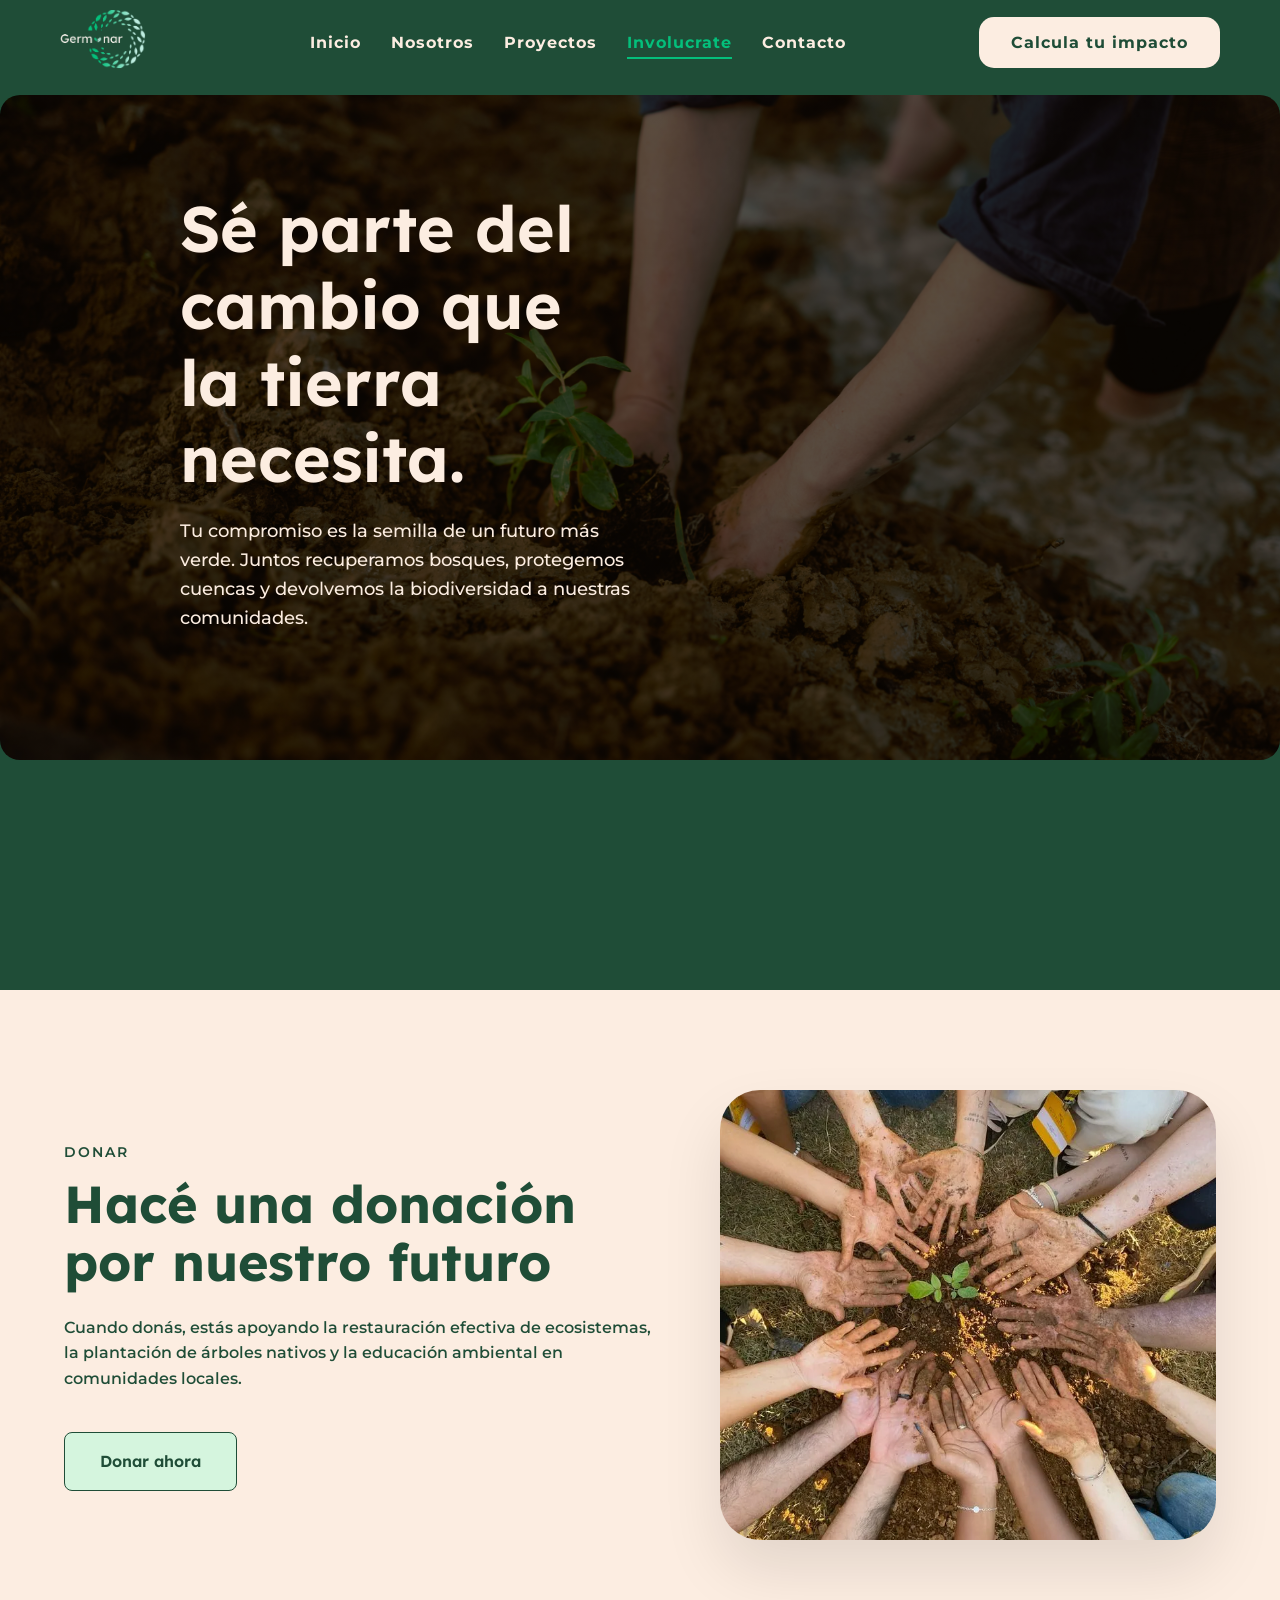
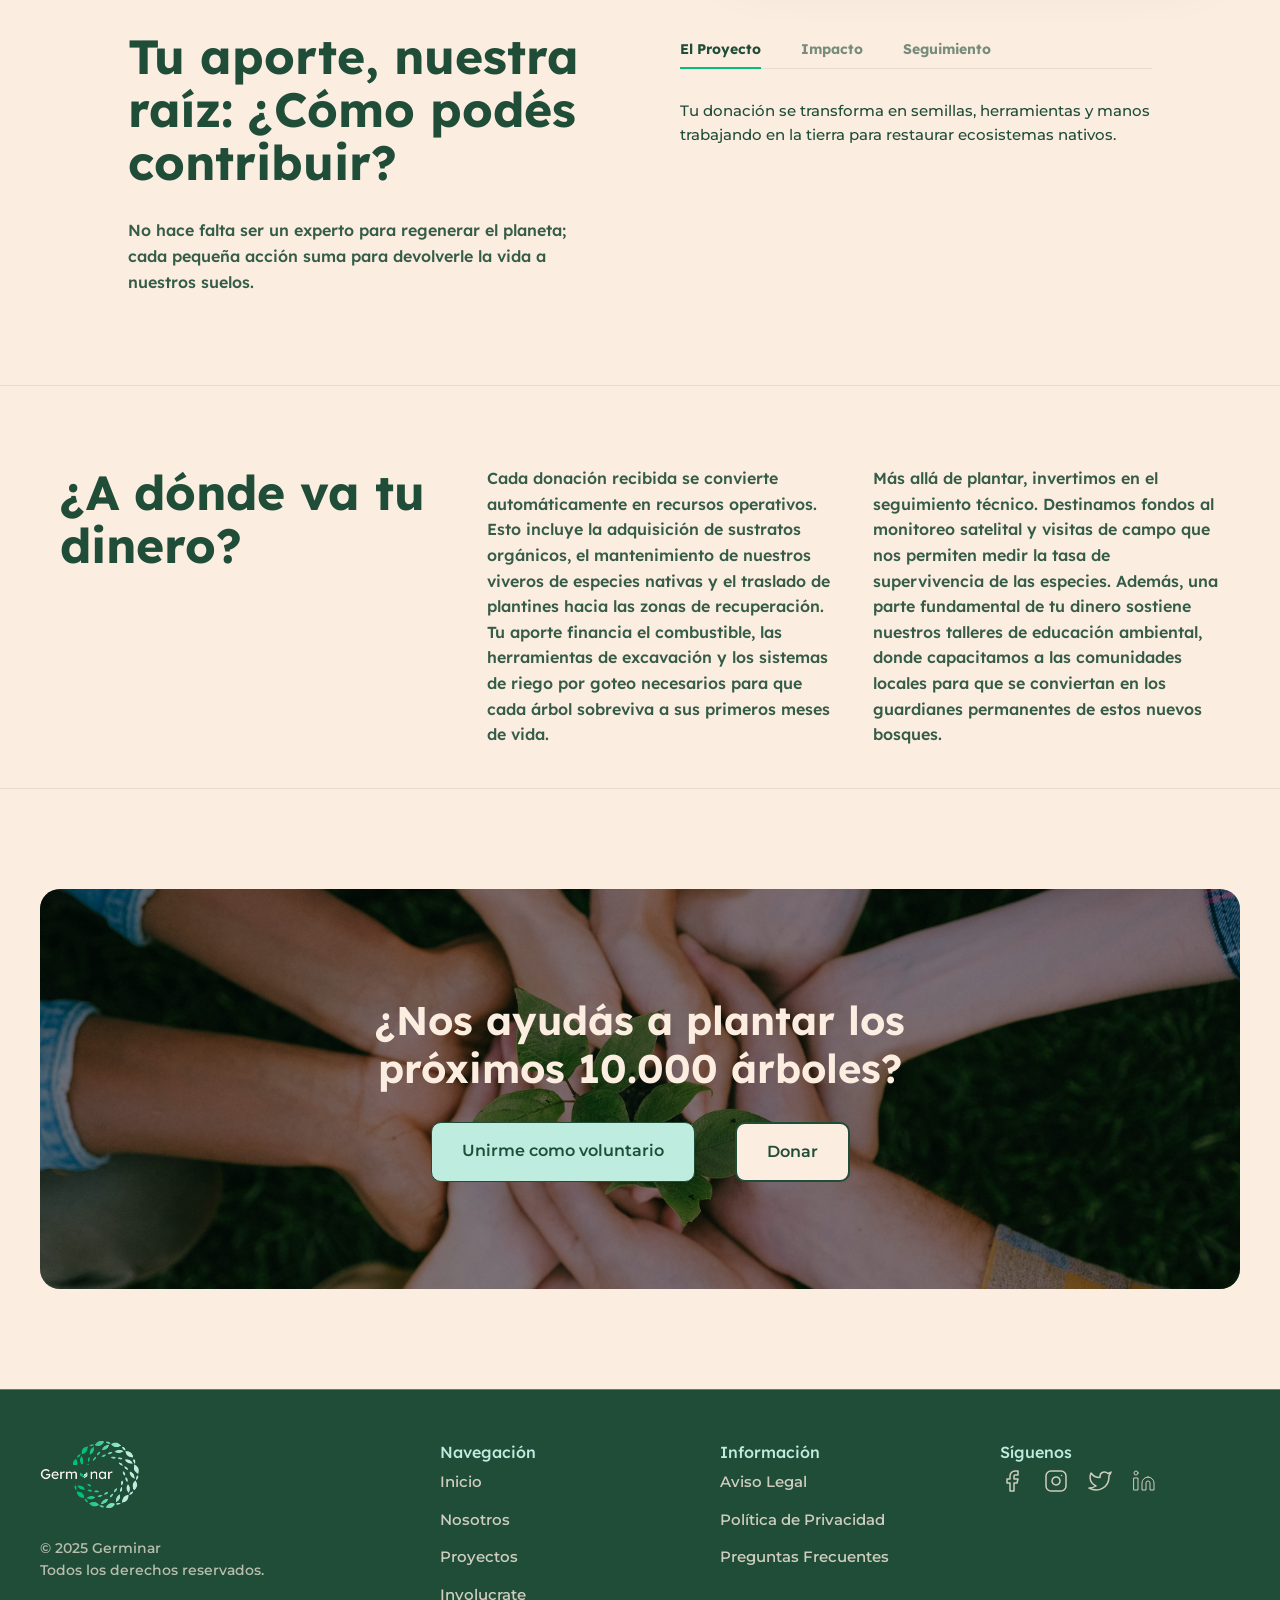
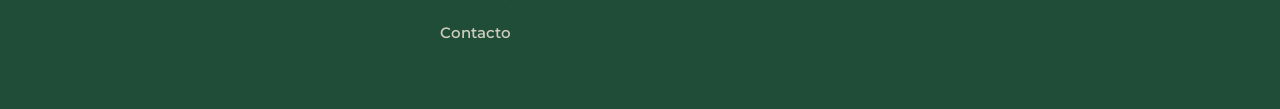
<file: donar.html>
<!DOCTYPE html>
<html lang="en">
<head>
    <meta charset="UTF-8">
    <meta name="description" content="ONG sobre reforestación">
    <meta name="keywords" content="ong, reforestación, germinar">
    <meta name="author" content="Maitena Diaz">
    <meta name="viewport" content="width=device-width, initial-scale=1.0">
    <title>Donar</title>
    <link rel="icon" type="image/x-icon" href="logo (1).ico">
    <style>
        @import url('https://fonts.googleapis.com/css2?family=Epunda+Slab:ital,wght@0,300..900;1,300..900&family=Italiana&family=Lexend:wght@100..900&family=Montserrat:ital,wght@0,332;1,332&family=Noto+Serif+Display:ital,wght@0,100..900;1,100..900&display=swap');
        @import url('https://fonts.googleapis.com/css2?family=Epunda+Slab:ital,wght@0,300..900;1,300..900&family=Italiana&family=Lexend:wght@100..900&family=Montserrat:ital@0;1&family=Noto+Serif+Display:ital,wght@0,100..900;1,100..900&display=swap');
    </style>
    <link rel="stylesheet" href="styleindex copy.css">
</head>
<body>

    <header class="header">
        <div class="menu">
            <div class="logo">
                <a href="index.html"><img src="logobeige.png" alt="Logo"></a>
            </div>

            <ul class="opciones-menu">
                <li><a href="index.html">Inicio</a></li>
                <li><a href="nosotros.html">Nosotros</a></li>
                <li><a href="proyectos.html">Proyectos</a></li>
                <li><a href="donar.html"class="active">Involucrate</a></li>
                <li><a href="contacto.html">Contacto</a></li>
            </ul>
            
            <div class="menu-btn-compacto">Menu</div>
            
            <div class="boton-app">
                <a href="calculadora.html" class="btn">Calcula tu impacto</a>
            </div>
        </div>
    </header>
    <main>
            <section class="hero-inv">
                <div class="container-hero-inv">
                </div>

                <div class="titulo-fijo-inv"> 
                    <div class="titulo-inv">
                        <h1 class="titulobeige">Sé parte del cambio que la tierra necesita.</h1>
                        <p class="subtitulobeige">Tu compromiso es la semilla de un futuro más verde. Juntos recuperamos bosques, protegemos cuencas y devolvemos la biodiversidad a nuestras comunidades.</p>
                    </div>
                </div>
            </section>

            <section class="seccion-donacion-principal">
                <div class="donacion-container">
                    <div class="donacion-info">
                        <span class="etiqueta-verde">DONAR</span>
                        <h2 class="donacion-titulo">Hacé una donación por nuestro futuro</h2>
                        <p class="descripcion-verde">
                            Cuando donás, estás apoyando la restauración efectiva de ecosistemas, la plantación de árboles nativos y la educación ambiental en comunidades locales.
                        </p>
                        <a href="calculadora.html" class="btn-don">Donar ahora</a>
                    </div>

                    <div class="donacion-visual">
                        <div class="marco-imagen">
                            <picture>
                                <source srcset="dona-ft.webp" type="image/webp">
                                <img src="dona-ft.jpg" alt="Plantando árboles">
                            </picture>  
                        </div>
                    </div>
                </div>
            </section>
            <section class="seccion-detalles-donacion">
                <div class="contribucion-container">
                    <div class="contribucion-izq">
                        <h2 class="titulo-seccion">Tu aporte, nuestra raíz: ¿Cómo podés contribuir?</h2>
                        <p class="texto-principal">No hace falta ser un experto para regenerar el planeta; cada pequeña acción suma para devolverle la vida a nuestros suelos.</p>
                    </div>
                    
                    <div class="contribucion-der">
                        <div class="tabs-minimal">
                            <button class="tab-item active" onclick="mostrarTab(event, 'tab-overview')">El Proyecto</button>
                            <button class="tab-item" onclick="mostrarTab(event, 'tab-impact')">Impacto</button>
                            <button class="tab-item" onclick="mostrarTab(event, 'tab-get')">Seguimiento</button>
                        </div>

                        <div class="tab-content-wrapper">
                            <div id="tab-overview" class="tab-content-text active">
                                <p>Tu donación se transforma en semillas, herramientas y manos trabajando en la tierra para restaurar ecosistemas nativos.</p>
                            </div>

                            <div id="tab-impact" class="tab-content-text">
                                <p>Con una donación promedio, logramos plantar hasta 5 árboles nativos y asegurar su riego durante el primer año de vida, garantizando su supervivencia.</p>
                            </div>

                            <div id="tab-get" class="tab-content-text">
                                <p>¿Querés ver qué pasa con tu donación? Recibirás un reporte trimestral con fotos y coordenadas GPS del área que estás ayudando a reforestar.</p>
                            </div>
                        </div>
                    </div>
            </section>
            <section class="seccion-uso-donacion">
                <div class="uso-donacion-wrapper">
                    
                    <div class="uso-titulo-col">
                        <h2 class="titulo-uso">¿A dónde va tu dinero?</h2>
                    </div>

                    <div class="uso-texto-grid">
                        <div class="col-texto">
                            <p>Cada donación recibida se convierte automáticamente en recursos operativos. Esto incluye la adquisición de sustratos orgánicos, el mantenimiento de nuestros viveros de especies nativas y el traslado de plantines hacia las zonas de recuperación. Tu aporte financia el combustible, las herramientas de excavación y los sistemas de riego por goteo necesarios para que cada árbol sobreviva a sus primeros meses de vida.</p>
                        </div>
                        <div class="col-texto">
                            <p>Más allá de plantar, invertimos en el seguimiento técnico. Destinamos fondos al monitoreo satelital y visitas de campo que nos permiten medir la tasa de supervivencia de las especies. Además, una parte fundamental de tu dinero sostiene nuestros talleres de educación ambiental, donde capacitamos a las comunidades locales para que se conviertan en los guardianes permanentes de estos nuevos bosques.</p>
                        </div>
                    </div>
                </div>
            </section>
        <section class="cta-seccion">
            <div class="cta-banner">
                <div class="cta-content">
                    <h2 class="cta-titulo">¿Nos ayudás a plantar los próximos 10.000 árboles?</h2>
                    
                    <div class="cta-botones">
                        <a href="#" class="btn-cta primary">Unirme como voluntario</a>
                        <a href="donar.html" class="btn-cta secondary">Donar</a>
                    </div>
                </div>
            </div>
        </section>
        <div class="modal-overlay" id="volunteerModal">
    
            <div class="modal-content">
                <button class="modal-close-btn" id="closeModalBtn">
                    <svg xmlns="http://www.w3.org/2000/svg" width="24" height="24" viewBox="0 0 24 24" fill="none" stroke="currentColor" stroke-width="2" stroke-linecap="round" stroke-linejoin="round" class="feather feather-x"><line x1="18" y1="6" x2="6" y2="18"></line><line x1="6" y1="6" x2="18" y2="18"></line></svg>
                </button>

                <h2 class="modal-titulo">Unirme como voluntario</h2>
                <p class="modal-descripcion">Completa con tus datos y nos pondremos en contacto</p>

                <form class="volunteer-form">
                    <div class="form-row">
                        <div class="form-group">
                            <label for="firstName">Nombre</label>
                            <input type="text" id="firstName" name="firstName" required>
                        </div>
                        <div class="form-group">
                            <label for="lastName">Apellido</label>
                            <input type="text" id="lastName" name="lastName" required>
                        </div>
                    </div>
                    
                    <div class="form-group full-width">
                        <label for="emailId">Email</label>
                        <input type="email" id="emailId" name="emailId" required>
                    </div>

                    <div class="form-group full-width">
                        <label for="message">Mensaje</label>
                        <textarea id="message" name="message" placeholder="Escribe tu mensaje" rows="5"></textarea>
                    </div>

                    <button type="submit" class="btn-send-message">Enviar solicitud</button>
                </form>
                <div class="success-message" id="successMessage">
                <svg xmlns="http://www.w3.org/2000/svg" width="60" height="60" viewBox="0 0 24 24" fill="none" stroke="#1F4D37" stroke-width="2" stroke-linecap="round" stroke-linejoin="round" class="feather feather-check-circle"><path d="M22 11.08V12a10 10 0 1 1-5.93-8.98"></path><polyline points="22 4 12 14.01 9 11.01"></polyline></svg>
                <p class="success-title">¡Mensaje Enviado con Éxito!</p>
                <p class="success-text">Gracias por tu interés en ser voluntario. Nos pondremos en contacto contigo pronto.</p>
                </div>
            </div>
        </div>


        <footer>
            <div class="footer-contenido">
                
                <div class="footer-col footer-logo-col">
                    <img src="logobeige.png" alt="Logo de la Organización" class="footer-logo">
                    <p class="footer-copyright">
                        © 2025 Germinar<br>Todos los derechos reservados.
                    </p>
                </div>

                <div class="footer-col">
                    <p class="footer-titulo-lista">Navegación</p>
                    <ul class="footer-links">
                        <li><a href="index.html">Inicio</a></li>
                        <li><a href="nosotros.html">Nosotros</a></li>
                        <li><a href="proyectos.html">Proyectos</a></li>
                        <li><a href="donar.html">Involucrate</a></li>
                        <li><a href="contacto.html">Contacto</a></li>
                    </ul>
                </div>

                <div class="footer-col">
                    <p class="footer-titulo-lista">Información</p>
                    <ul class="footer-links">
                        <li><a href="#">Aviso Legal</a></li>
                        <li><a href="#">Política de Privacidad</a></li>
                        <li><a href="#">Preguntas Frecuentes</a></li>
                    </ul>
                </div>

                <div class="footer-col footer-social-col">
                    <p class="footer-titulo-lista">Síguenos</p>
                    <div class="social-icons">
                        <a href="#" aria-label="Facebook">
                            <svg xmlns="http://www.w3.org/2000/svg" width="24" height="24" viewBox="0 0 24 24" fill="none" stroke="currentColor" stroke-width="1.5" stroke-linecap="round" stroke-linejoin="round" class="feather feather-facebook"><path d="M18 2h-3a5 5 0 0 0-5 5v3H7v4h3v8h4v-8h3l1-4h-4V7a1 1 0 0 1 1-1h3z"></path></svg>
                        </a>
                        <a href="#" aria-label="Instagram">
                            <svg xmlns="http://www.w3.org/2000/svg" width="24" height="24" viewBox="0 0 24 24" fill="none" stroke="currentColor" stroke-width="1.5" stroke-linecap="round" stroke-linejoin="round" class="feather feather-instagram"><rect x="2" y="2" width="20" height="20" rx="5" ry="5"></rect><path d="M16 11.37A4 4 0 1 1 12.63 8 4 4 0 0 1 16 11.37z"></path><line x1="17.5" y1="6.5" x2="17.51" y2="6.5"></line></svg>
                        </a>
                        <a href="#" aria-label="Twitter">
                            <svg xmlns="http://www.w3.org/2000/svg" width="24" height="24" viewBox="0 0 24 24" fill="none" stroke="currentColor" stroke-width="1.5" stroke-linecap="round" stroke-linejoin="round" class="feather feather-twitter"><path d="M23 3a10.9 10.9 0 0 1-3.14 1.53 4.48 4.48 0 0 0-7.86 3v1A10.66 10.66 0 0 1 3 4s-4 9 5 13a11.64 11.64 0 0 1-7 2c9 5 20 0 20-11.5a4.5 4.5 0 0 0-.08-.83A7.72 7.72 0 0 0 23 3z"></path></svg>
                        </a>
                        <a href="#" aria-label="LinkedIn">
                            <svg xmlns="http://www.w3.org/2000/svg" width="24" height="24" viewBox="0 0 24 24" fill="none" stroke="currentColor" stroke-width="1" stroke-linecap="round" stroke-linejoin="round" class="feather feather-linkedin"><path d="M16 8a6 6 0 0 1 6 6v7h-4v-7a2 2 0 0 0-2-2 2 2 0 0 0-2 2v7h-4v-7a6 6 0 0 1 6-6z"></path><rect x="2" y="9" width="4" height="12"></rect><circle cx="4" cy="4" r="2"></circle></svg>
                        </a>
                    </div>
                </div>
            </div>
        </footer>
    </main>

    <Script src="script.js"></Script>
</body>
</file>
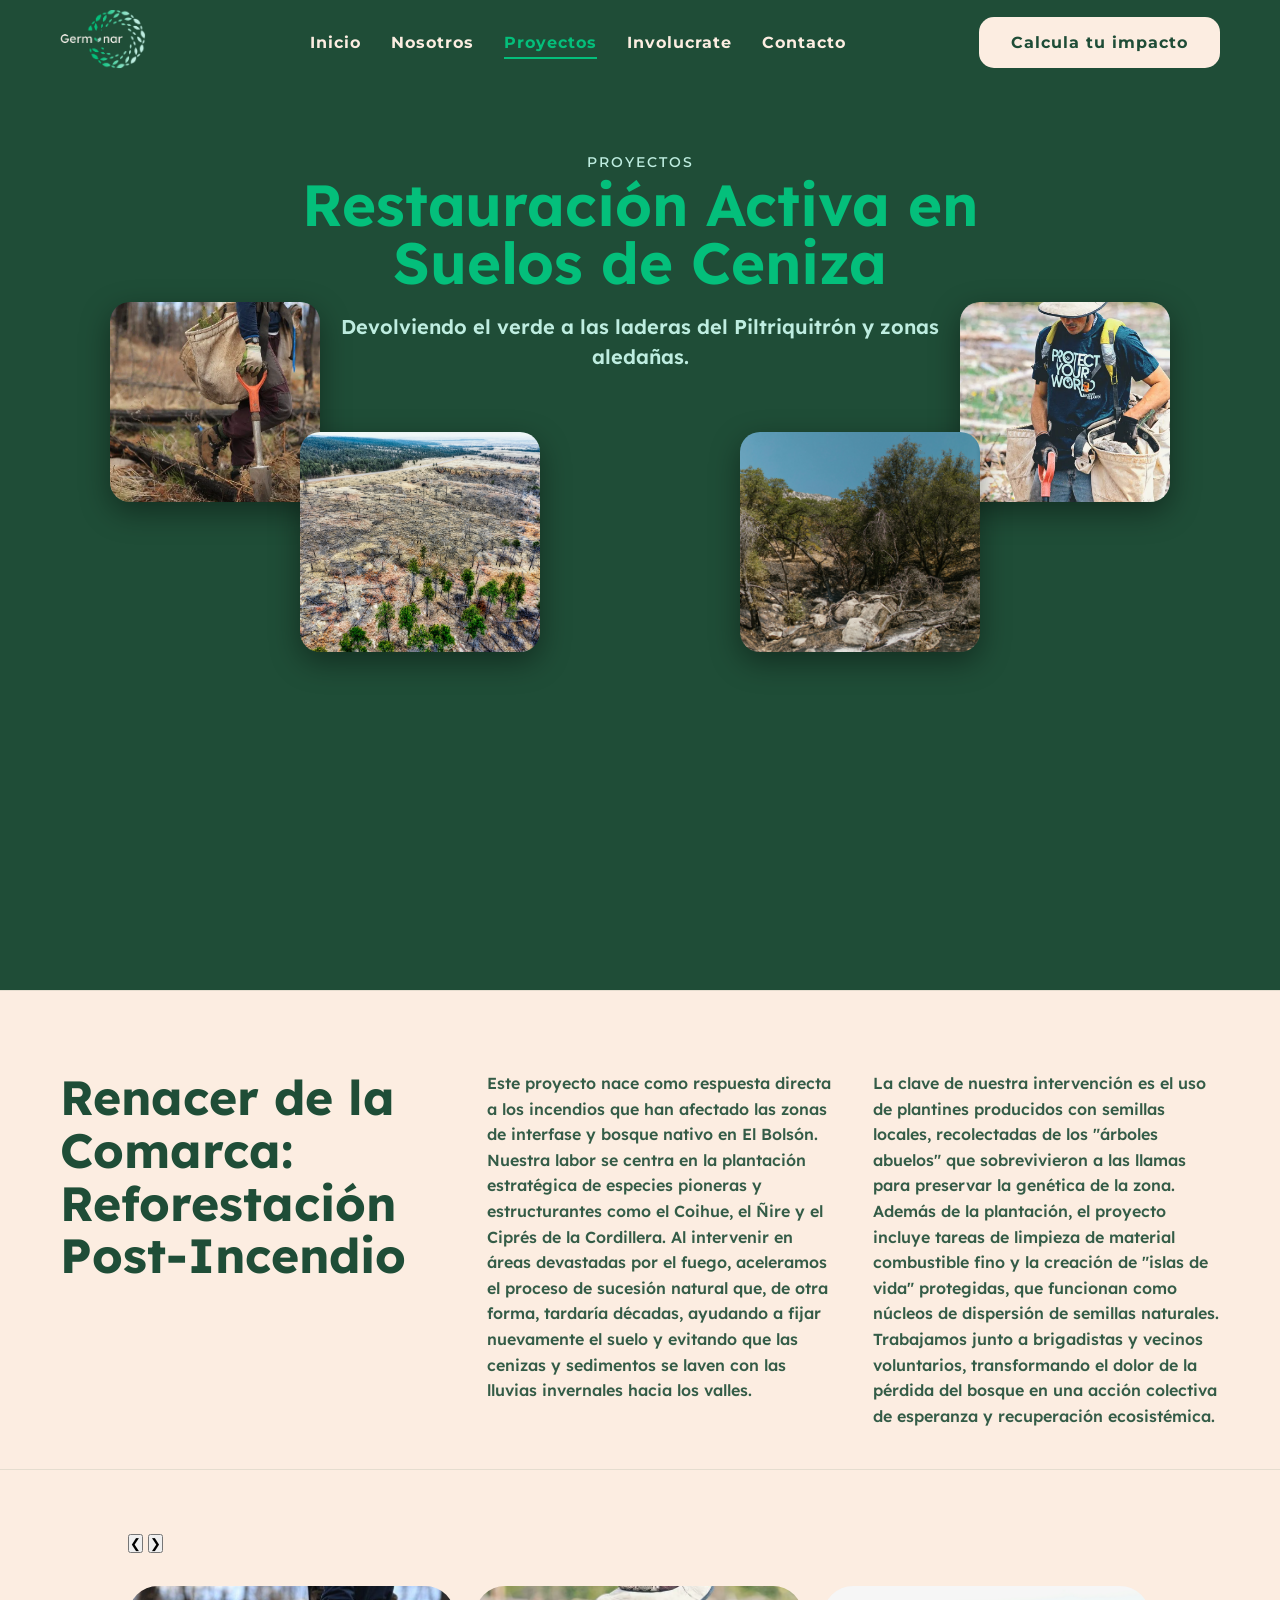
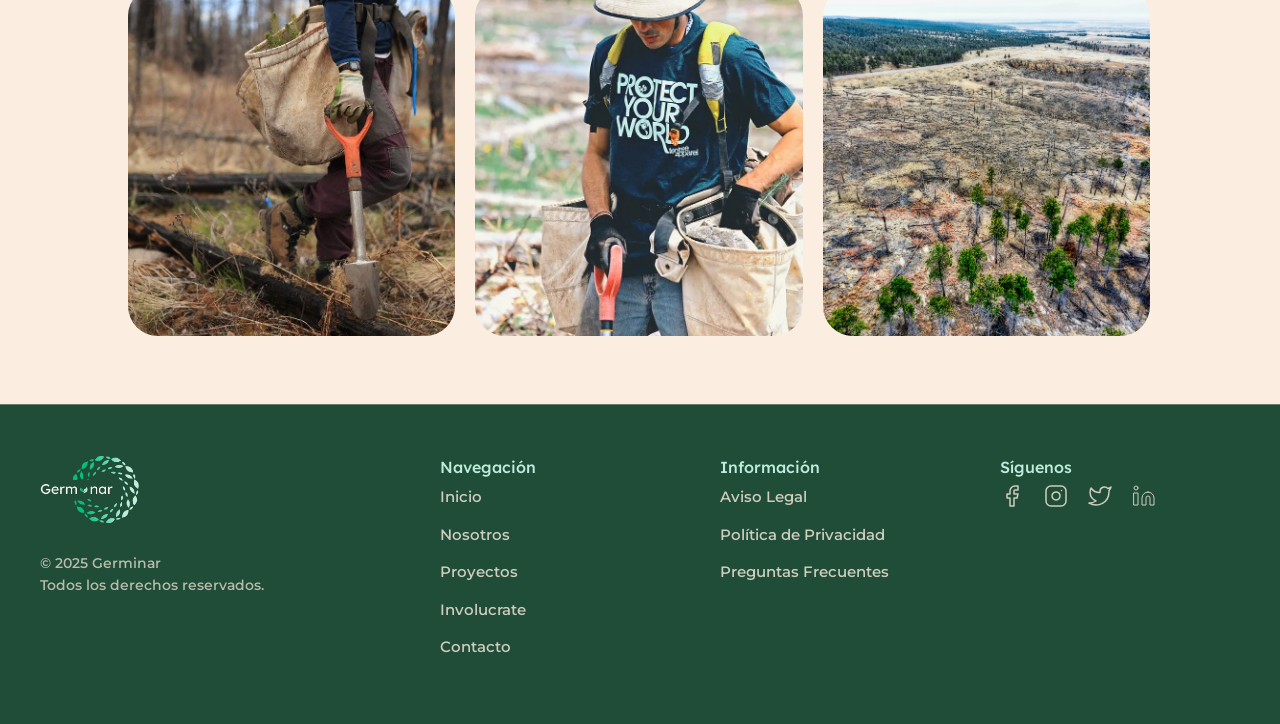
<file: elbolson.html>
<!DOCTYPE html>
<html lang="en">
<head>
    <meta charset="UTF-8">
    <meta name="viewport" content="width=device-width, initial-scale=1.0">
    <meta name="description" content="ONG sobre reforestación">
    <meta name="keywords" content="ong, reforestación, germinar">
    <meta name="author" content="Maitena Diaz">
    <title>Proyectos</title>
    <link rel="icon" type="image/x-icon" href="logo (1).ico">
    <style>
        @import url('https://fonts.googleapis.com/css2?family=Epunda+Slab:ital,wght@0,300..900;1,300..900&family=Italiana&family=Lexend:wght@100..900&family=Montserrat:ital,wght@0,332;1,332&family=Noto+Serif+Display:ital,wght@0,100..900;1,100..900&display=swap');
        @import url('https://fonts.googleapis.com/css2?family=Epunda+Slab:ital,wght@0,300..900;1,300..900&family=Italiana&family=Lexend:wght@100..900&family=Montserrat:ital@0;1&family=Noto+Serif+Display:ital,wght@0,100..900;1,100..900&display=swap');
    </style>
    <link rel="stylesheet" href="styleindex copy.css">
</head>
<body>
    <header class="header">
        <div class="menu">
            <div class="logo">
                <a href="index.html"><img src="logobeige.png" alt="Logo"></a>
            </div>

            <ul class="opciones-menu">
                <li><a href="index.html">Inicio</a></li>
                <li><a href="nosotros.html">Nosotros</a></li>
                <li><a href="proyectos.html"class="active">Proyectos</a></li>
                <li><a href="donar.html">Involucrate</a></li>
                <li><a href="contacto.html">Contacto</a></li>
            </ul>
            
            <div class="menu-btn-compacto">Menu</div>
            
            <div class="boton-app">
                <a href="calculadora.html" class="btn">Calcula tu impacto</a>
            </div>
        </div>
    </header>
    <main>
        <section class="about-hero-section-proy">
            <div class="about-hero-background"></div> 
            
            <div class="contenido-proy">
                <p class="tag-proy animate-in">PROYECTOS</p>
                
                <h1 class="titulo-proy animate-in">
                    Restauración Activa en Suelos de Ceniza
                </h1>
                
                <div class="imagenes-flotantes-wrapper-proy">
                    
                    <div class="imagen-wrapper-proy flotante-1-proy animate-in-delay-1">
                        <picture>
                            <source srcset="bol1.webp" type="image/webp">
                            <img src="bol1.jpg" alt="Plantando árboles" class="img-flotante-proy">
                        </picture>                      </div>
                    <div class="imagen-wrapper-proy flotante-4-proy animate-in-delay-2">
                        <picture>
                            <source srcset="bol2.webp" type="image/webp">
                            <img src="bol2.jpg" alt="Plantando árboles" class="img-flotante-proy">
                        </picture>                      </div>
                        
                        
                    <p class="parrafo-resumen-proy parrafo-centrado-proy animate-in">
                        Devolviendo el verde a las laderas del Piltriquitrón y zonas aledañas.</p>

                    
                    <div class="imagen-wrapper-proy flotante-2-proy animate-in-delay-2">
                        <picture>
                            <source srcset="bol3.webp" type="image/webp">
                            <img src="bol3.jpg" alt="Plantando árboles" class="img-flotante-proy">
                        </picture>                    </div>
                    <div class="imagen-wrapper-proy flotante-3-proy animate-in-delay-4">
                        <picture>
                            <source srcset="bol4.webp" type="image/webp">
                            <img src="bol4.jpg" alt="Plantando árboles" class="img-flotante-proy">
                        </picture>                    </div>

            </div>
        </section>

        <section class="seccion-uso-donacion">
            <div class="uso-donacion-wrapper">
                    
                <div class="uso-titulo-col">
                    <h2 class="titulo-uso">Renacer de la Comarca: Reforestación Post-Incendio</h2>
                </div>

                <div class="uso-texto-grid">
                    <div class="col-texto">
                        <p>Este proyecto nace como respuesta directa a los incendios que han afectado las zonas de interfase y bosque nativo en El Bolsón. Nuestra labor se centra en la plantación estratégica de especies pioneras y estructurantes como el Coihue, el Ñire y el Ciprés de la Cordillera. Al intervenir en áreas devastadas por el fuego, aceleramos el proceso de sucesión natural que, de otra forma, tardaría décadas, ayudando a fijar nuevamente el suelo y evitando que las cenizas y sedimentos se laven con las lluvias invernales hacia los valles.
                    </div>
                    <div class="col-texto">
                        <p>
                         La clave de nuestra intervención es el uso de plantines producidos con semillas locales, recolectadas de los "árboles abuelos" que sobrevivieron a las llamas para preservar la genética de la zona. Además de la plantación, el proyecto incluye tareas de limpieza de material combustible fino y la creación de "islas de vida" protegidas, que funcionan como núcleos de dispersión de semillas naturales. Trabajamos junto a brigadistas y vecinos voluntarios, transformando el dolor de la pérdida del bosque en una acción colectiva de esperanza y recuperación ecosistémica.   </p>
                    </div>
                </div>
            </div>
        </section>
        <section class="seccion-galeria">
            <div class="galeria-header">
                <div class="controles-galeria">
                    <button class="btn-flecha" onclick="moverCarrusel(-1)">❮</button>
                    <button class="btn-flecha" onclick="moverCarrusel(1)">❯</button>
                </div>
            </div>

            <div class="galeria-viewport">
                <div class="galeria-track" id="galeriaTrack">
                    <div class="foto-item"><img src="bol1.jpg" onclick="abrirLightbox(0)"></div>
                    <div class="foto-item"><img src="bol2.webp" onclick="abrirLightbox(1)"></div>
                    <div class="foto-item"><img src="bol3.webp" onclick="abrirLightbox(2)"></div>
                    <div class="foto-item"><img src="bol4.webp" onclick="abrirLightbox(3)"></div>
                    <div class="foto-item"><img src="bol5.webp" onclick="abrirLightbox(4)"></div>
                    <div class="foto-item"><img src="bol7.webp" onclick="abrirLightbox(5)"></div>

                </div>
            </div>
        </section>

        <div id="lightbox" class="lightbox">
            <span class="cerrar" onclick="cerrarLightbox()">&times;</span>
            <button class="nav-lightbox prev" onclick="cambiarImagenLightbox(-1)">❮</button>
            <img class="lightbox-contenido" id="img-ampliada">
            <button class="nav-lightbox next" onclick="cambiarImagenLightbox(1)">❯</button>
        </div>
                    <footer>
            <div class="footer-contenido">
                
                <div class="footer-col footer-logo-col">
                    <img src="logobeige.png" alt="Logo de la Organización" class="footer-logo">
                    <p class="footer-copyright">
                        © 2025 Germinar<br>Todos los derechos reservados.
                    </p>
                </div>

                <div class="footer-col">
                    <p class="footer-titulo-lista">Navegación</p>
                    <ul class="footer-links">
                        <li><a href="index.html">Inicio</a></li>
                        <li><a href="nosotros.html">Nosotros</a></li>
                        <li><a href="proyectos.html">Proyectos</a></li>
                        <li><a href="donar.html">Involucrate</a></li>
                        <li><a href="contacto.html">Contacto</a></li>
                    </ul>
                </div>

                <div class="footer-col">
                    <p class="footer-titulo-lista">Información</p>
                    <ul class="footer-links">
                        <li><a href="#">Aviso Legal</a></li>
                        <li><a href="#">Política de Privacidad</a></li>
                        <li><a href="#">Preguntas Frecuentes</a></li>
                    </ul>
                </div>

                <div class="footer-col footer-social-col">
                    <p class="footer-titulo-lista">Síguenos</p>
                    <div class="social-icons">
                        <a href="#" aria-label="Facebook">
                            <svg xmlns="http://www.w3.org/2000/svg" width="24" height="24" viewBox="0 0 24 24" fill="none" stroke="currentColor" stroke-width="1.5" stroke-linecap="round" stroke-linejoin="round" class="feather feather-facebook"><path d="M18 2h-3a5 5 0 0 0-5 5v3H7v4h3v8h4v-8h3l1-4h-4V7a1 1 0 0 1 1-1h3z"></path></svg>
                        </a>
                        <a href="#" aria-label="Instagram">
                            <svg xmlns="http://www.w3.org/2000/svg" width="24" height="24" viewBox="0 0 24 24" fill="none" stroke="currentColor" stroke-width="1.5" stroke-linecap="round" stroke-linejoin="round" class="feather feather-instagram"><rect x="2" y="2" width="20" height="20" rx="5" ry="5"></rect><path d="M16 11.37A4 4 0 1 1 12.63 8 4 4 0 0 1 16 11.37z"></path><line x1="17.5" y1="6.5" x2="17.51" y2="6.5"></line></svg>
                        </a>
                        <a href="#" aria-label="Twitter">
                            <svg xmlns="http://www.w3.org/2000/svg" width="24" height="24" viewBox="0 0 24 24" fill="none" stroke="currentColor" stroke-width="1.5" stroke-linecap="round" stroke-linejoin="round" class="feather feather-twitter"><path d="M23 3a10.9 10.9 0 0 1-3.14 1.53 4.48 4.48 0 0 0-7.86 3v1A10.66 10.66 0 0 1 3 4s-4 9 5 13a11.64 11.64 0 0 1-7 2c9 5 20 0 20-11.5a4.5 4.5 0 0 0-.08-.83A7.72 7.72 0 0 0 23 3z"></path></svg>
                        </a>
                        <a href="#" aria-label="LinkedIn">
                            <svg xmlns="http://www.w3.org/2000/svg" width="24" height="24" viewBox="0 0 24 24" fill="none" stroke="currentColor" stroke-width="1" stroke-linecap="round" stroke-linejoin="round" class="feather feather-linkedin"><path d="M16 8a6 6 0 0 1 6 6v7h-4v-7a2 2 0 0 0-2-2 2 2 0 0 0-2 2v7h-4v-7a6 6 0 0 1 6-6z"></path><rect x="2" y="9" width="4" height="12"></rect><circle cx="4" cy="4" r="2"></circle></svg>
                        </a>
                    </div>
                </div>
            </div>
        </footer>
    </main>

    <Script src="script.js"></Script>    
</body>
</file>
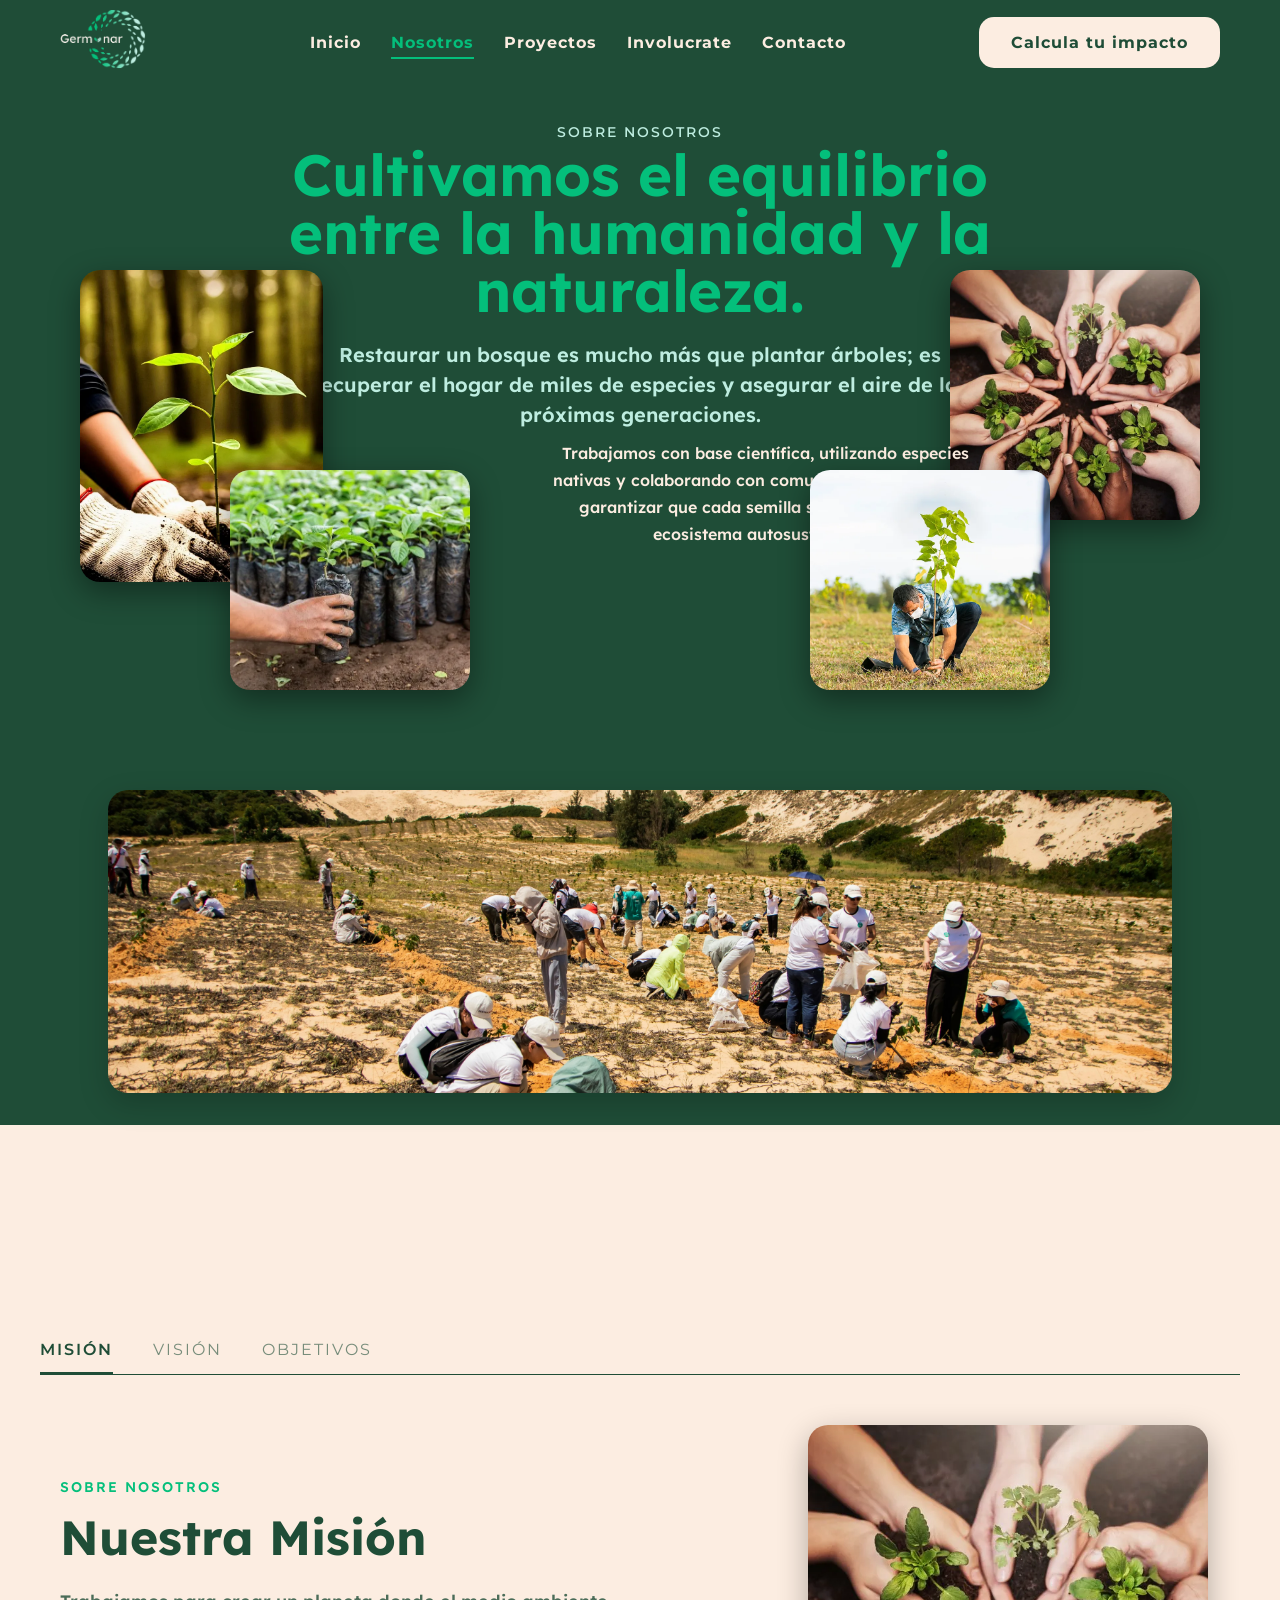
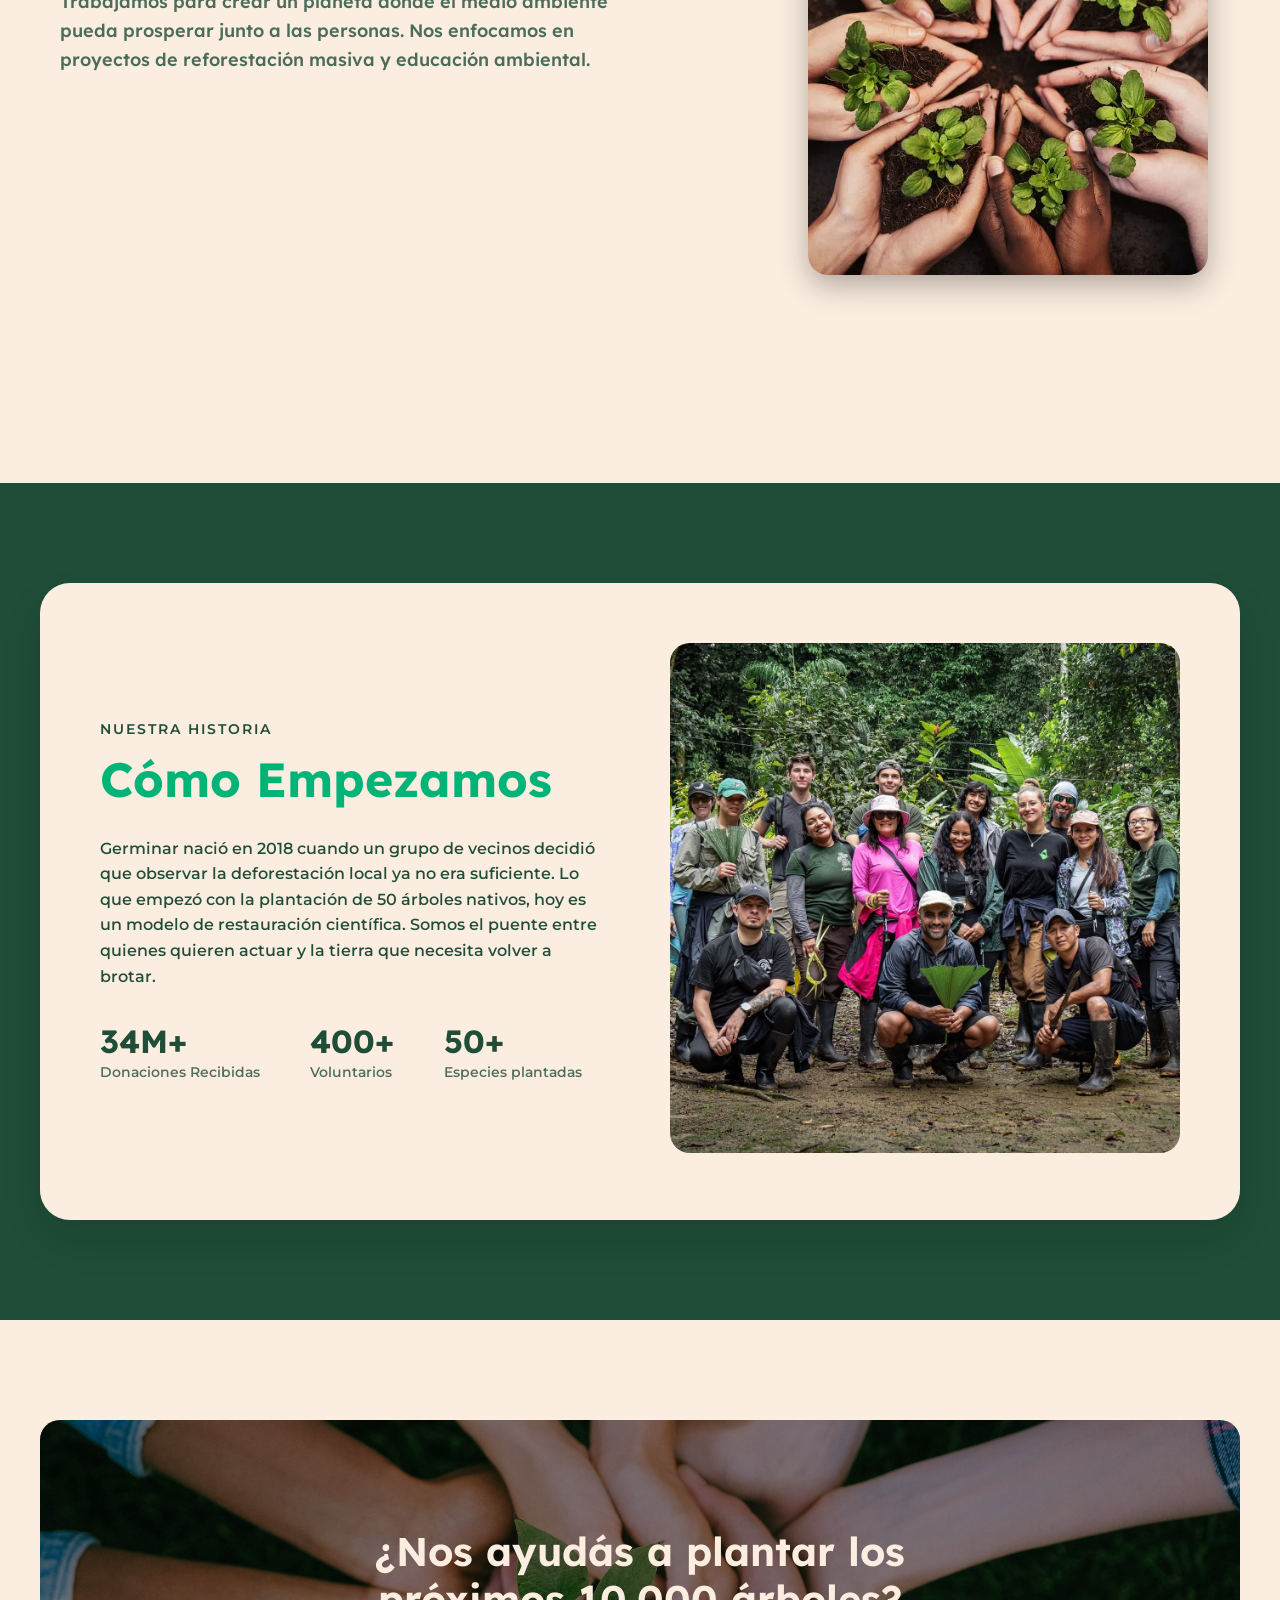
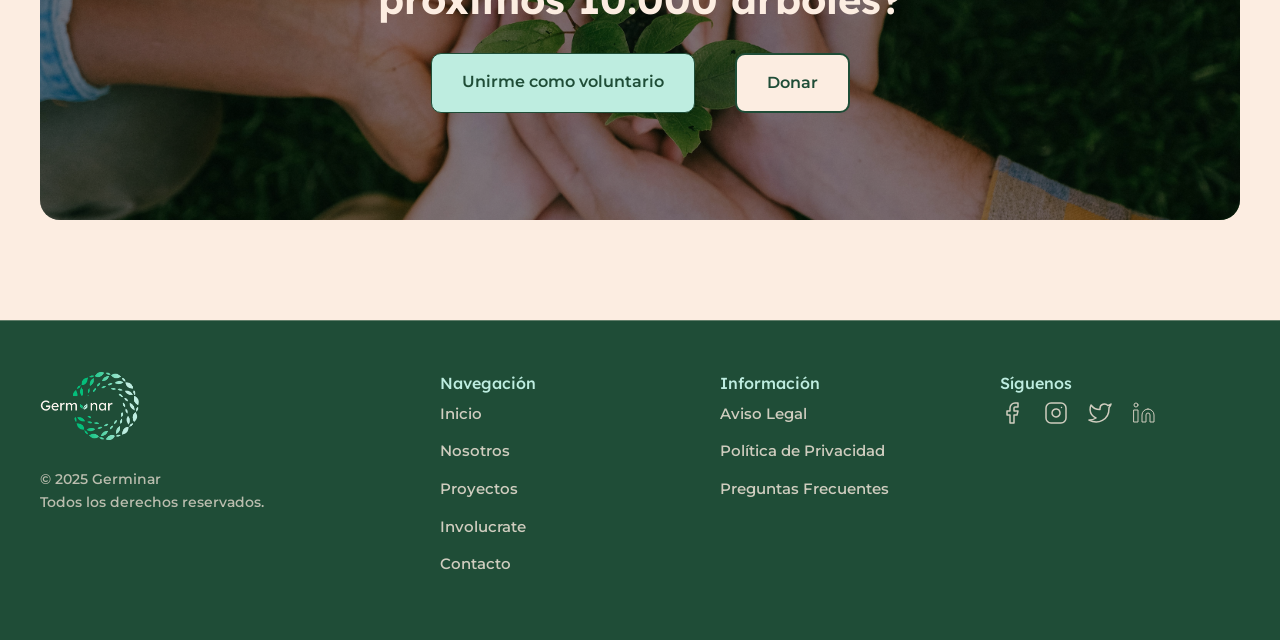
<file: nosotros.html>
<!DOCTYPE html>
<html lang="en">
<head>
    <meta charset="UTF-8">
    <meta name="viewport" content="width=device-width, initial-scale=1.0">
    <meta name="description" content="ONG sobre reforestación">
    <meta name="keywords" content="ong, reforestación, germinar">
    <meta name="author" content="Maitena Diaz">
    <title>Nosotros</title>
    <link rel="icon" type="image/x-icon" href="logo (1).ico">
    <style>
        @import url('https://fonts.googleapis.com/css2?family=Epunda+Slab:ital,wght@0,300..900;1,300..900&family=Italiana&family=Lexend:wght@100..900&family=Montserrat:ital,wght@0,332;1,332&family=Noto+Serif+Display:ital,wght@0,100..900;1,100..900&display=swap');
        @import url('https://fonts.googleapis.com/css2?family=Epunda+Slab:ital,wght@0,300..900;1,300..900&family=Italiana&family=Lexend:wght@100..900&family=Montserrat:ital@0;1&family=Noto+Serif+Display:ital,wght@0,100..900;1,100..900&display=swap');
    </style>
    <link rel="stylesheet" href="styleindex copy.css">
</head>
<body>
    <header class="header">
        <div class="menu">
            <div class="logo">
                <a href="index.html"><img src="logobeige.png" alt="Logo"></a>
            </div>

            <ul class="opciones-menu">
                <li><a href="index.html">Inicio</a></li>
                <li><a href="nosotros.html"class="active">Nosotros</a></li>
                <li><a href="proyectos.html">Proyectos</a></li>
                <li><a href="donar.html">Involucrate</a></li>
                <li><a href="contacto.html">Contacto</a></li>
            </ul>
            
            <div class="menu-btn-compacto">Menu</div>
            
            <div class="boton-app">
                <a href="calculadora.html" class="btn">Calcula tu impacto</a>
            </div>
        </div>
    </header>

    <main>
        <section class="about-hero-section">
            <div class="about-hero-background"></div> 
            
            <div class="contenido-nosotros">
                <p class="tag-sobre-nosotros animate-in">SOBRE NOSOTROS</p>
                
                <h1 class="titulo-nosotros animate-in">
                    Cultivamos el equilibrio entre la humanidad y la naturaleza.
                </h1>
                
                <div class="imagenes-flotantes-wrapper">
                    
                    <div class="imagen-wrapper flotante-1 animate-in-delay-1">
                        <picture>
                            <source srcset="nos4.webp" type="image/webp">
                            <img src="nos4.jpg" alt="Plantando árboles" class="img-flotante">
                        </picture>                    
                    </div>
                    <div class="imagen-wrapper flotante-4 animate-in-delay-2">
                        <picture>
                            <source srcset="nos1.webp" type="image/webp">
                            <img src="nos1.jpg" alt="Plantando árboles" class="img-flotante">
                        </picture>                        
                    </div>
                        
                        
                    <p class="parrafo-resumen parrafo-centrado animate-in">
                        Restaurar un bosque es mucho más que plantar árboles; es recuperar el hogar de miles de especies y asegurar el aire de las próximas generaciones.
                    </p>
                    <p class="parrafo-largo parrafo-largo-flotante animate-in-delay-3">
                        Trabajamos con base científica, utilizando especies nativas y colaborando con comunidades locales para garantizar que cada semilla se convierta en un ecosistema autosustentable.
                    </p>
                    
                    <div class="imagen-wrapper flotante-2 animate-in-delay-2">
                        <picture>
                            <source srcset="nos3.webp" type="image/webp">
                            <img src="nos3.jpg" alt="Plantando árboles" class="img-flotante">
                        </picture>                        </div>
                    <div class="imagen-wrapper flotante-3 animate-in-delay-4">
                        <picture>
                            <source srcset="nos2.webp" type="image/webp">
                            <img src="nos2.jpg" alt="Plantando árboles" class="img-flotante">
                        </picture>                        </div>

            </div>
            
                <div class="imagen-wrapper banner-inferior">
                        <picture>
                            <source srcset="nosbanner.webp" type="image/webp">
                            <img src="nosbanner.jpg" alt="Plantando árboles" class="img-flotante">
                        </picture>                  </div>
            </div>
        </section>

        <section class="seccion-tabs">
            <div class="contenedor">
                
                <div class="tabs-botones">
                    <button class="boton-tab activo" data-tab="mision">MISIÓN</button>
                    <button class="boton-tab" data-tab="vision">VISIÓN</button>
                    <button class="boton-tab" data-tab="objetivos">OBJETIVOS</button>
                </div>

                <div class="tabs-cuerpo">
                    
                    <div id="mision" class="contenido-tab activo">
                        <div class="columna-texto">
                            <p class="etiqueta">SOBRE NOSOTROS</p>
                            <h2 class="titulo-grande">Nuestra Misión</h2>
                            <p class="descripcion">
                                Trabajamos para crear un planeta donde el medio ambiente pueda prosperar junto a las personas. Nos enfocamos en proyectos de reforestación masiva y educación ambiental.
                            </p>
                        </div>
                        <div class="columna-foto">
                            <picture>
                                <source srcset="nos1.webp" type="image/webp">
                                <img src="nos1.jpg" alt="Plantando árboles" class="foto-redondeada">
                            </picture>  
                        </div>
                    </div>

                    <div id="vision" class="contenido-tab">
                        <div class="columna-texto">
                            <p class="etiqueta">EL FUTURO</p>
                            <h2 class="titulo-grande">Nuestra Visión</h2>
                            <p class="descripcion">
                                Queremos ser la organización líder en restauración de ecosistemas en Latinoamérica, conectando comunidades rurales con tecnología y sostenibilidad.
                            </p>
                        </div>
                        <div class="columna-foto">
                            <picture>
                                <source srcset="nos2.webp" type="image/webp">
                                <img src="nos2.jpg" alt="Plantando árboles" class="foto-redondeada">
                            </picture>                         </div>
                    </div>

                    <div id="objetivos" class="contenido-tab">
                        <div class="columna-texto">
                            <p class="etiqueta">METAS CLARAS</p>
                            <h2 class="titulo-grande">Nuestros Objetivos</h2>
                            <p class="descripcion">
                                Plantar 1 millón de árboles nativos, capacitar a 500 familias en prácticas agrícolas sostenibles y recuperar 200 hectáreas de bosque degradado.
                            </p>
                        </div>
                        <div class="columna-foto">
                            <picture>
                                <source srcset="nos3.webp" type="image/webp">
                                <img src="nos3.jpg" alt="Plantando árboles" class="foto-redondeada">
                            </picture>                         </div>
                    </div>

                </div>
            </div>
        </section>
        
        <section class="seccion-trayectoria">
            <div class="contenedor">
                
                <div class="tarjeta-info">
                    
                    <div class="columna-texto-tarjeta">
                        <p class="etiqueta-verde">NUESTRA HISTORIA</p>
                        <h2 class="titulo-verde-grande">Cómo Empezamos</h2>
                        <p class="descripcion-verde">
                            Germinar nació en 2018 cuando un grupo de vecinos decidió que observar la deforestación local ya no era suficiente. Lo que empezó con la plantación de 50 árboles nativos, hoy es un modelo de restauración científica. Somos el puente entre quienes quieren actuar y la tierra que necesita volver a brotar.
                        </p>

                        <div class="fila-estadisticas">
                            <div class="dato">
                                <span class="numero">34M+</span>
                                <span class="leyenda">Donaciones Recibidas</span>
                            </div>
                            <div class="dato">
                                <span class="numero">400+</span>
                                <span class="leyenda">Voluntarios</span>
                            </div>
                            <div class="dato">
                                <span class="numero">50+</span>
                                <span class="leyenda">Especies plantadas</span>
                            </div>
                        </div>
                    </div>

                    <div class="columna-foto-tarjeta">
                            <picture>
                                <source srcset="historia.webp" type="image/webp">
                                <img src="historia.jpg" alt="Plantando árboles" class="foto-tarjeta">
                            </picture>                     </div>

                </div>

            </div>
        </section>

        <section class="cta-seccion">
            <div class="cta-banner">
                <div class="cta-content">
                    <h2 class="cta-titulo">¿Nos ayudás a plantar los próximos 10.000 árboles?</h2>
                    
                    <div class="cta-botones">
                        <a href="#" class="btn-cta primary">Unirme como voluntario</a>
                        <a href="donar.html" class="btn-cta secondary">Donar</a>
                    </div>
                </div>
            </div>
        </section>
        <div class="modal-overlay" id="volunteerModal">
    
            <div class="modal-content">
                <button class="modal-close-btn" id="closeModalBtn">
                    <svg xmlns="http://www.w3.org/2000/svg" width="24" height="24" viewBox="0 0 24 24" fill="none" stroke="currentColor" stroke-width="2" stroke-linecap="round" stroke-linejoin="round" class="feather feather-x"><line x1="18" y1="6" x2="6" y2="18"></line><line x1="6" y1="6" x2="18" y2="18"></line></svg>
                </button>

                <h2 class="modal-titulo">Unirme como voluntario</h2>
                <p class="modal-descripcion">Completa con tus datos y nos pondremos en contacto</p>

                <form class="volunteer-form">
                    <div class="form-row">
                        <div class="form-group">
                            <label for="firstName">Nombre</label>
                            <input type="text" id="firstName" name="firstName" required>
                        </div>
                        <div class="form-group">
                            <label for="lastName">Apellido</label>
                            <input type="text" id="lastName" name="lastName" required>
                        </div>
                    </div>
                    
                    <div class="form-group full-width">
                        <label for="emailId">Email</label>
                        <input type="email" id="emailId" name="emailId" required>
                    </div>

                    <div class="form-group full-width">
                        <label for="message">Mensaje</label>
                        <textarea id="message" name="message" placeholder="Escribe tu mensaje" rows="5"></textarea>
                    </div>

                    <button type="submit" class="btn-send-message">Enviar solicitud</button>
                </form>
                <div class="success-message" id="successMessage">
                <svg xmlns="http://www.w3.org/2000/svg" width="60" height="60" viewBox="0 0 24 24" fill="none" stroke="#1F4D37" stroke-width="2" stroke-linecap="round" stroke-linejoin="round" class="feather feather-check-circle"><path d="M22 11.08V12a10 10 0 1 1-5.93-8.98"></path><polyline points="22 4 12 14.01 9 11.01"></polyline></svg>
                <p class="success-title">¡Mensaje Enviado con Éxito!</p>
                <p class="success-text">Gracias por tu interés en ser voluntario. Nos pondremos en contacto contigo pronto.</p>
                </div>
            </div>
        </div>


        <footer>
            <div class="footer-contenido">
                
                <div class="footer-col footer-logo-col">
                    <img src="logobeige.png" alt="Logo de la Organización" class="footer-logo">
                    <p class="footer-copyright">
                        © 2025 Germinar<br>Todos los derechos reservados.
                    </p>
                </div>

                <div class="footer-col">
                    <p class="footer-titulo-lista">Navegación</p>
                    <ul class="footer-links">
                        <li><a href="index.html">Inicio</a></li>
                        <li><a href="nosotros.html">Nosotros</a></li>
                        <li><a href="proyectos.html">Proyectos</a></li>
                        <li><a href="donar.html">Involucrate</a></li>
                        <li><a href="contacto.html">Contacto</a></li>
                    </ul>
                </div>

                <div class="footer-col">
                    <p class="footer-titulo-lista">Información</p>
                    <ul class="footer-links">
                        <li><a href="#">Aviso Legal</a></li>
                        <li><a href="#">Política de Privacidad</a></li>
                        <li><a href="#">Preguntas Frecuentes</a></li>
                    </ul>
                </div>

                <div class="footer-col footer-social-col">
                    <p class="footer-titulo-lista">Síguenos</p>
                    <div class="social-icons">
                        <a href="#" aria-label="Facebook">
                            <svg xmlns="http://www.w3.org/2000/svg" width="24" height="24" viewBox="0 0 24 24" fill="none" stroke="currentColor" stroke-width="1.5" stroke-linecap="round" stroke-linejoin="round" class="feather feather-facebook"><path d="M18 2h-3a5 5 0 0 0-5 5v3H7v4h3v8h4v-8h3l1-4h-4V7a1 1 0 0 1 1-1h3z"></path></svg>
                        </a>
                        <a href="#" aria-label="Instagram">
                            <svg xmlns="http://www.w3.org/2000/svg" width="24" height="24" viewBox="0 0 24 24" fill="none" stroke="currentColor" stroke-width="1.5" stroke-linecap="round" stroke-linejoin="round" class="feather feather-instagram"><rect x="2" y="2" width="20" height="20" rx="5" ry="5"></rect><path d="M16 11.37A4 4 0 1 1 12.63 8 4 4 0 0 1 16 11.37z"></path><line x1="17.5" y1="6.5" x2="17.51" y2="6.5"></line></svg>
                        </a>
                        <a href="#" aria-label="Twitter">
                            <svg xmlns="http://www.w3.org/2000/svg" width="24" height="24" viewBox="0 0 24 24" fill="none" stroke="currentColor" stroke-width="1.5" stroke-linecap="round" stroke-linejoin="round" class="feather feather-twitter"><path d="M23 3a10.9 10.9 0 0 1-3.14 1.53 4.48 4.48 0 0 0-7.86 3v1A10.66 10.66 0 0 1 3 4s-4 9 5 13a11.64 11.64 0 0 1-7 2c9 5 20 0 20-11.5a4.5 4.5 0 0 0-.08-.83A7.72 7.72 0 0 0 23 3z"></path></svg>
                        </a>
                        <a href="#" aria-label="LinkedIn">
                            <svg xmlns="http://www.w3.org/2000/svg" width="24" height="24" viewBox="0 0 24 24" fill="none" stroke="currentColor" stroke-width="1" stroke-linecap="round" stroke-linejoin="round" class="feather feather-linkedin"><path d="M16 8a6 6 0 0 1 6 6v7h-4v-7a2 2 0 0 0-2-2 2 2 0 0 0-2 2v7h-4v-7a6 6 0 0 1 6-6z"></path><rect x="2" y="9" width="4" height="12"></rect><circle cx="4" cy="4" r="2"></circle></svg>
                        </a>
                    </div>
                </div>
            </div>
        </footer>
    </main>
    <Script src="script.js"></Script>    
</body>
</html>
</file>
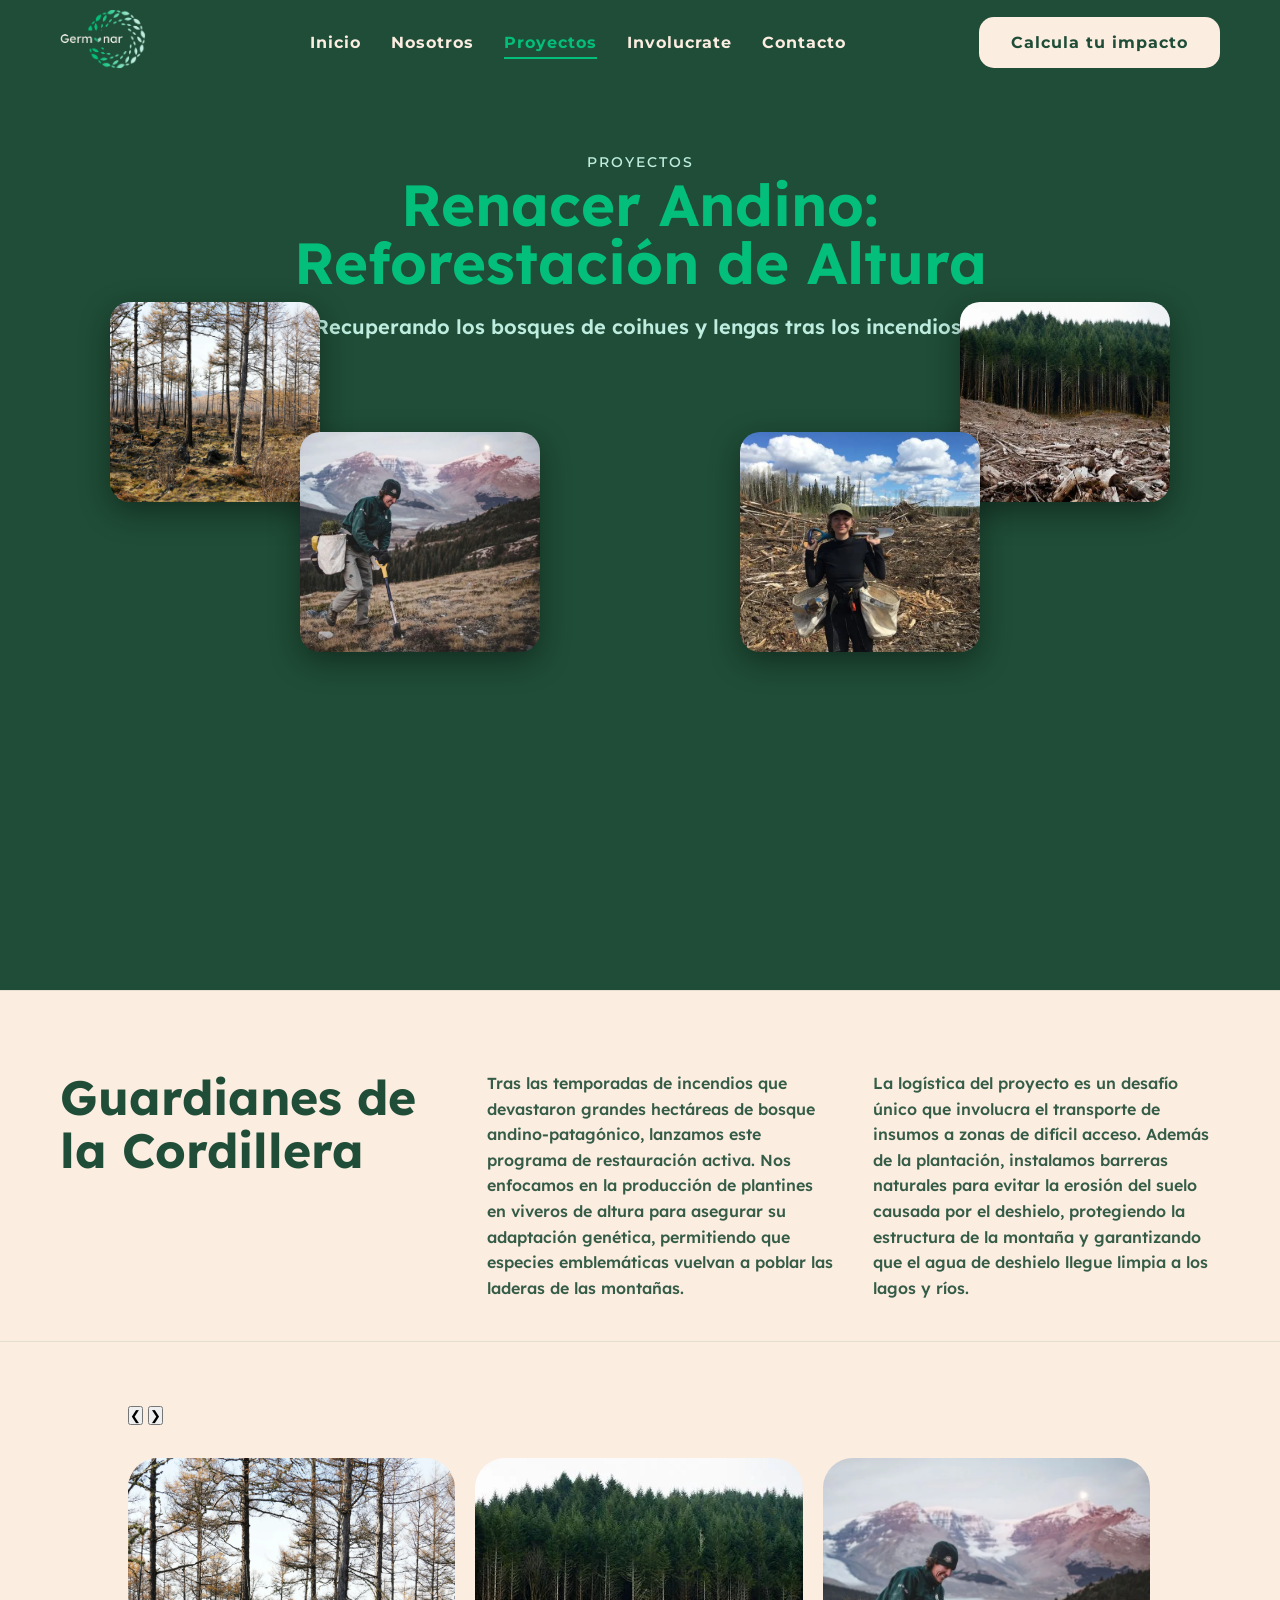
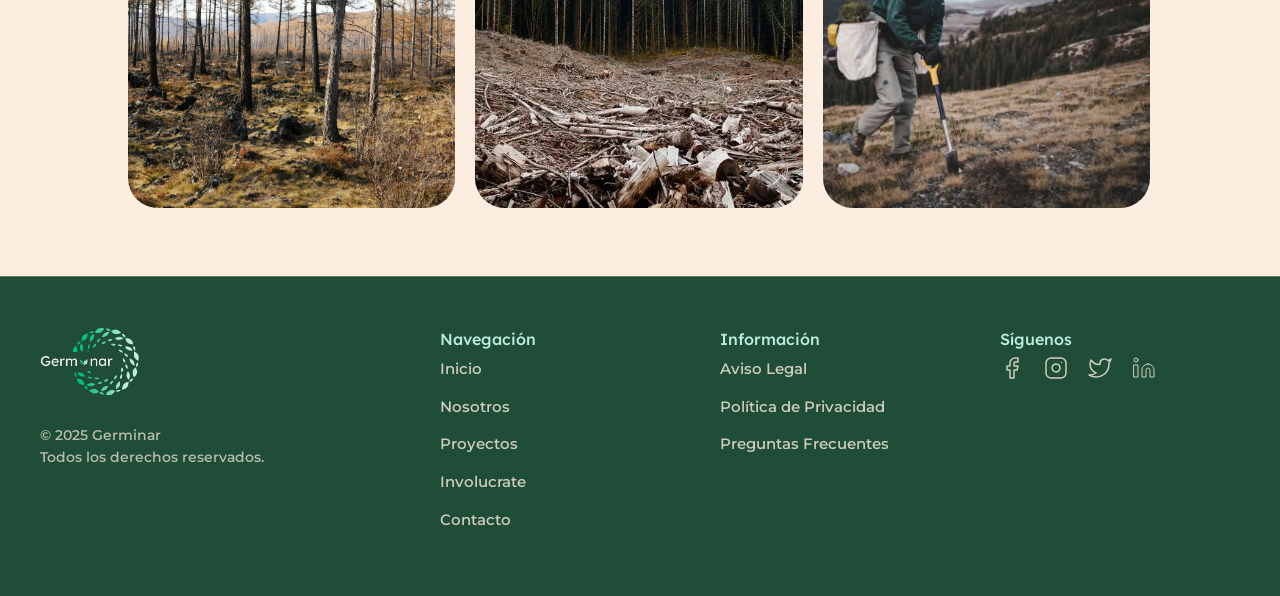
<file: patag.html>
<!DOCTYPE html>
<html lang="en">
<head>
    <meta charset="UTF-8">
    <meta name="viewport" content="width=device-width, initial-scale=1.0">
    <meta name="description" content="ONG sobre reforestación">
    <meta name="keywords" content="ong, reforestación, germinar">
    <meta name="author" content="Maitena Diaz">
    <title>Proyectos</title>
    <link rel="icon" type="image/x-icon" href="logo (1).ico">
    <style>
        @import url('https://fonts.googleapis.com/css2?family=Epunda+Slab:ital,wght@0,300..900;1,300..900&family=Italiana&family=Lexend:wght@100..900&family=Montserrat:ital,wght@0,332;1,332&family=Noto+Serif+Display:ital,wght@0,100..900;1,100..900&display=swap');
        @import url('https://fonts.googleapis.com/css2?family=Epunda+Slab:ital,wght@0,300..900;1,300..900&family=Italiana&family=Lexend:wght@100..900&family=Montserrat:ital@0;1&family=Noto+Serif+Display:ital,wght@0,100..900;1,100..900&display=swap');
    </style>
    <link rel="stylesheet" href="styleindex copy.css">
</head>
<body>
    <header class="header">
        <div class="menu">
            <div class="logo">
                <a href="index.html"><img src="logobeige.png" alt="Logo"></a>
            </div>

            <ul class="opciones-menu">
                <li><a href="index.html">Inicio</a></li>
                <li><a href="nosotros.html">Nosotros</a></li>
                <li><a href="proyectos.html"class="active">Proyectos</a></li>
                <li><a href="donar.html">Involucrate</a></li>
                <li><a href="contacto.html">Contacto</a></li>
            </ul>
            
            <div class="menu-btn-compacto">Menu</div>
            
            <div class="boton-app">
                <a href="calculadora.html" class="btn">Calcula tu impacto</a>
            </div>
        </div>
    </header>
    <main>
        <section class="about-hero-section-proy">
            <div class="about-hero-background"></div> 
            
            <div class="contenido-proy">
                <p class="tag-proy animate-in">PROYECTOS</p>
                
                <h1 class="titulo-proy animate-in">
                    Renacer Andino: Reforestación de Altura
                </h1>
                
                <div class="imagenes-flotantes-wrapper-proy">
                    
                    <div class="imagen-wrapper-proy flotante-1-proy animate-in-delay-1">
                        <picture>
                            <source srcset="cor1.webp" type="image/webp">
                            <img src="cor1.jpg" alt="Plantando árboles" class="img-flotante-proy">
                        </picture>                       </div>
                    <div class="imagen-wrapper-proy flotante-4-proy animate-in-delay-2">
                        <picture>
                            <source srcset="cor2.webp" type="image/webp">
                            <img src="cor2.jpg" alt="Plantando árboles" class="img-flotante-proy">
                        </picture>                       </div>
                        
                        
                    <p class="parrafo-resumen-proy parrafo-centrado-proy animate-in">
                        Recuperando los bosques de coihues y lengas tras los incendios.                    </p>

                    
                    <div class="imagen-wrapper-proy flotante-2-proy animate-in-delay-2">
                        <picture>
                            <source srcset="cor3.webp" type="image/webp">
                            <img src="cor3.jpg" alt="Plantando árboles" class="img-flotante-proy">
                        </picture>                      </div>
                    <div class="imagen-wrapper-proy flotante-3-proy animate-in-delay-4">
                        <picture>
                            <source srcset="cor4.webp" type="image/webp">
                            <img src="cor4.jpg" alt="Plantando árboles" class="img-flotante-proy">
                        </picture>                      </div>

            </div>
        </section>

        <section class="seccion-uso-donacion">
            <div class="uso-donacion-wrapper">
                    
                <div class="uso-titulo-col">
                    <h2 class="titulo-uso">Guardianes de la Cordillera</h2>
                </div>

                <div class="uso-texto-grid">
                    <div class="col-texto">
                        <p>Tras las temporadas de incendios que devastaron grandes hectáreas de bosque andino-patagónico, lanzamos este programa de restauración activa. Nos enfocamos en la producción de plantines en viveros de altura para asegurar su adaptación genética, permitiendo que especies emblemáticas vuelvan a poblar las laderas de las montañas.
                    </div>
                    <div class="col-texto">
                        <p>
                            La logística del proyecto es un desafío único que involucra el transporte de insumos a zonas de difícil acceso. Además de la plantación, instalamos barreras naturales para evitar la erosión del suelo causada por el deshielo, protegiendo la estructura de la montaña y garantizando que el agua de deshielo llegue limpia a los lagos y ríos.                        </p>
                    </div>
                </div>
            </div>
        </section>
        <section class="seccion-galeria">
            <div class="galeria-header">
                <div class="controles-galeria">
                    <button class="btn-flecha" onclick="moverCarrusel(-1)">❮</button>
                    <button class="btn-flecha" onclick="moverCarrusel(1)">❯</button>
                </div>
            </div>

            <div class="galeria-viewport">
                <div class="galeria-track" id="galeriaTrack">
                    <div class="foto-item"><img src="cor1.webp" onclick="abrirLightbox(0)"></div>
                    <div class="foto-item"><img src="cor2.webp" onclick="abrirLightbox(1)"></div>
                    <div class="foto-item"><img src="cor3.webp" onclick="abrirLightbox(2)"></div>
                    <div class="foto-item"><img src="cor4.webp" onclick="abrirLightbox(3)"></div>
                    <div class="foto-item"><img src="cor5.webp" onclick="abrirLightbox(4)"></div>
                    <div class="foto-item"><img src="cor6.webp" onclick="abrirLightbox(5)"></div>
                </div>
            </div>
        </section>

        <div id="lightbox" class="lightbox">
            <span class="cerrar" onclick="cerrarLightbox()">&times;</span>
            <button class="nav-lightbox prev" onclick="cambiarImagenLightbox(-1)">❮</button>
            <img class="lightbox-contenido" id="img-ampliada">
            <button class="nav-lightbox next" onclick="cambiarImagenLightbox(1)">❯</button>
        </div>
                    <footer>
            <div class="footer-contenido">
                
                <div class="footer-col footer-logo-col">
                    <img src="logobeige.png" alt="Logo de la Organización" class="footer-logo">
                    <p class="footer-copyright">
                        © 2025 Germinar<br>Todos los derechos reservados.
                    </p>
                </div>

                <div class="footer-col">
                    <p class="footer-titulo-lista">Navegación</p>
                    <ul class="footer-links">
                        <li><a href="index.html">Inicio</a></li>
                        <li><a href="nosotros.html">Nosotros</a></li>
                        <li><a href="proyectos.html">Proyectos</a></li>
                        <li><a href="donar.html">Involucrate</a></li>
                        <li><a href="contacto.html">Contacto</a></li>
                    </ul>
                </div>

                <div class="footer-col">
                    <p class="footer-titulo-lista">Información</p>
                    <ul class="footer-links">
                        <li><a href="#">Aviso Legal</a></li>
                        <li><a href="#">Política de Privacidad</a></li>
                        <li><a href="#">Preguntas Frecuentes</a></li>
                    </ul>
                </div>

                <div class="footer-col footer-social-col">
                    <p class="footer-titulo-lista">Síguenos</p>
                    <div class="social-icons">
                        <a href="#" aria-label="Facebook">
                            <svg xmlns="http://www.w3.org/2000/svg" width="24" height="24" viewBox="0 0 24 24" fill="none" stroke="currentColor" stroke-width="1.5" stroke-linecap="round" stroke-linejoin="round" class="feather feather-facebook"><path d="M18 2h-3a5 5 0 0 0-5 5v3H7v4h3v8h4v-8h3l1-4h-4V7a1 1 0 0 1 1-1h3z"></path></svg>
                        </a>
                        <a href="#" aria-label="Instagram">
                            <svg xmlns="http://www.w3.org/2000/svg" width="24" height="24" viewBox="0 0 24 24" fill="none" stroke="currentColor" stroke-width="1.5" stroke-linecap="round" stroke-linejoin="round" class="feather feather-instagram"><rect x="2" y="2" width="20" height="20" rx="5" ry="5"></rect><path d="M16 11.37A4 4 0 1 1 12.63 8 4 4 0 0 1 16 11.37z"></path><line x1="17.5" y1="6.5" x2="17.51" y2="6.5"></line></svg>
                        </a>
                        <a href="#" aria-label="Twitter">
                            <svg xmlns="http://www.w3.org/2000/svg" width="24" height="24" viewBox="0 0 24 24" fill="none" stroke="currentColor" stroke-width="1.5" stroke-linecap="round" stroke-linejoin="round" class="feather feather-twitter"><path d="M23 3a10.9 10.9 0 0 1-3.14 1.53 4.48 4.48 0 0 0-7.86 3v1A10.66 10.66 0 0 1 3 4s-4 9 5 13a11.64 11.64 0 0 1-7 2c9 5 20 0 20-11.5a4.5 4.5 0 0 0-.08-.83A7.72 7.72 0 0 0 23 3z"></path></svg>
                        </a>
                        <a href="#" aria-label="LinkedIn">
                            <svg xmlns="http://www.w3.org/2000/svg" width="24" height="24" viewBox="0 0 24 24" fill="none" stroke="currentColor" stroke-width="1" stroke-linecap="round" stroke-linejoin="round" class="feather feather-linkedin"><path d="M16 8a6 6 0 0 1 6 6v7h-4v-7a2 2 0 0 0-2-2 2 2 0 0 0-2 2v7h-4v-7a6 6 0 0 1 6-6z"></path><rect x="2" y="9" width="4" height="12"></rect><circle cx="4" cy="4" r="2"></circle></svg>
                        </a>
                    </div>
                </div>
            </div>
        </footer>
    </main>

    <Script src="script.js"></Script>    
</body>
</file>
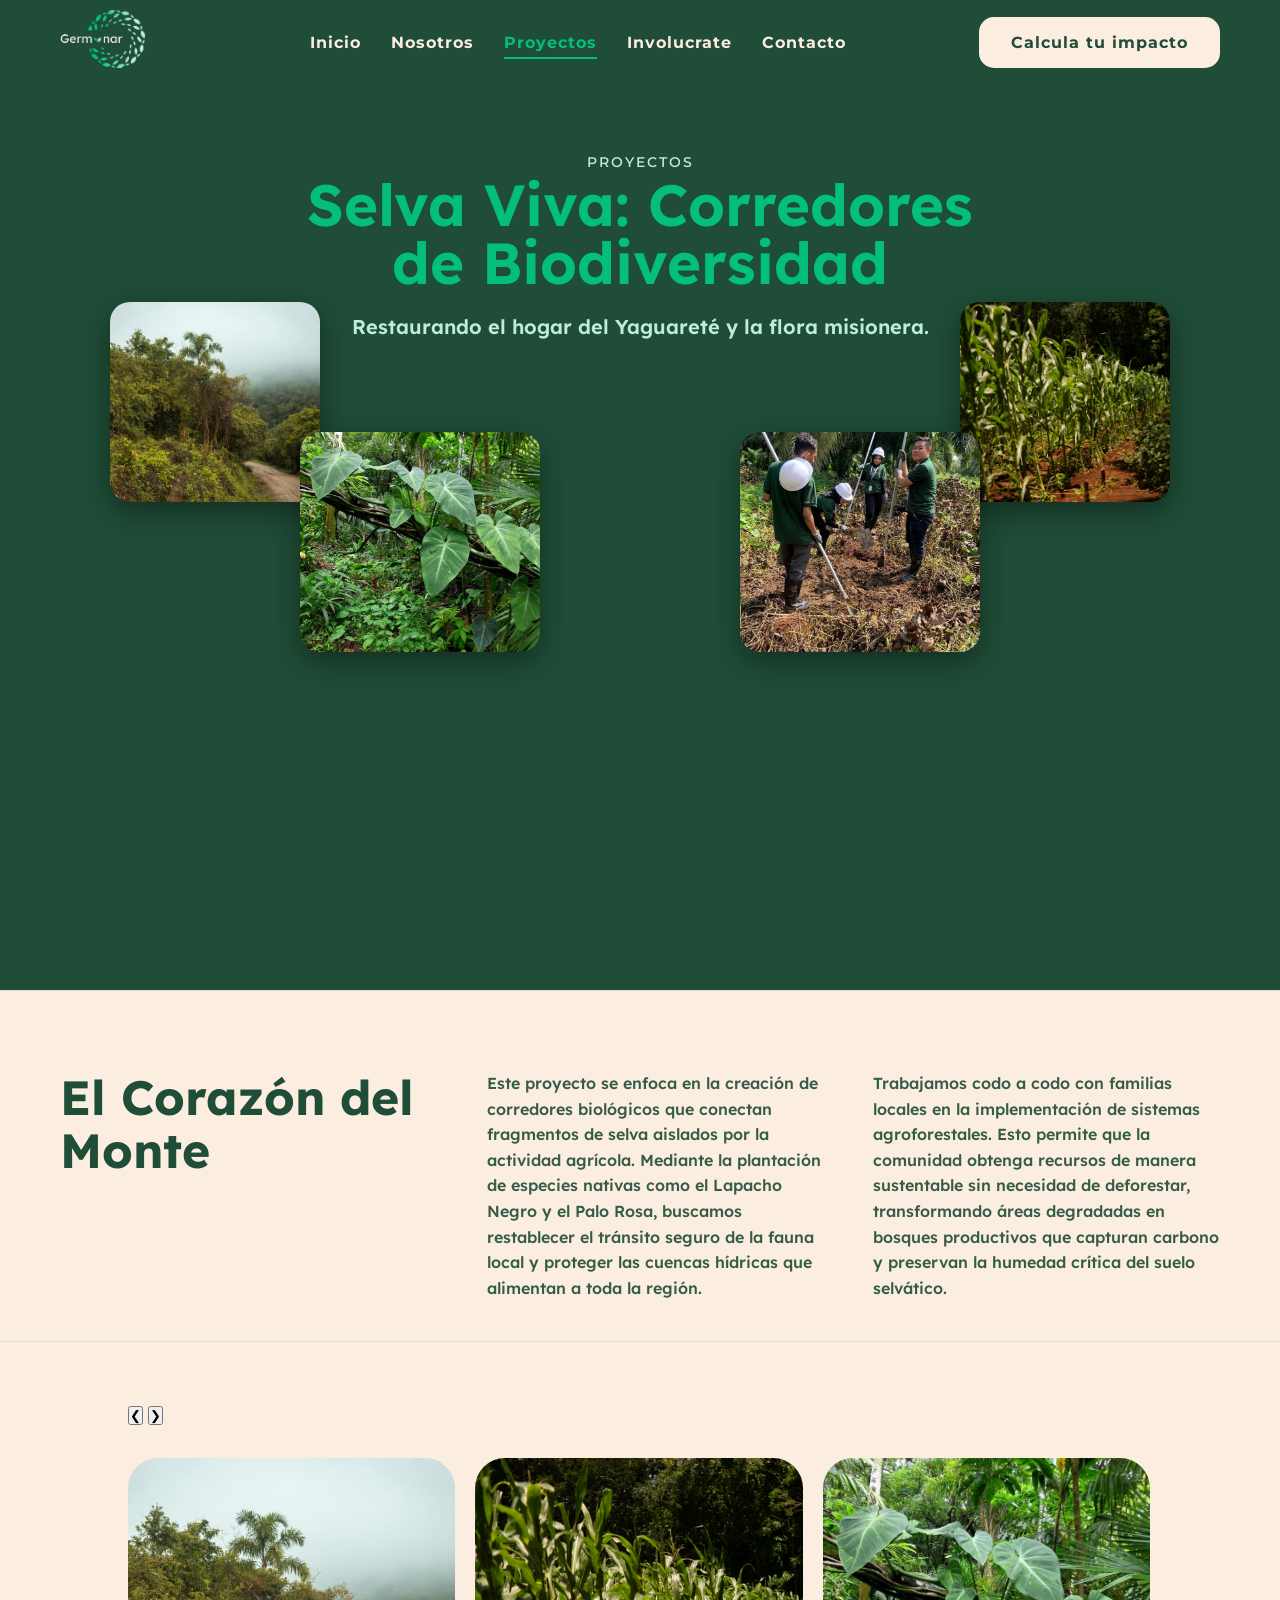
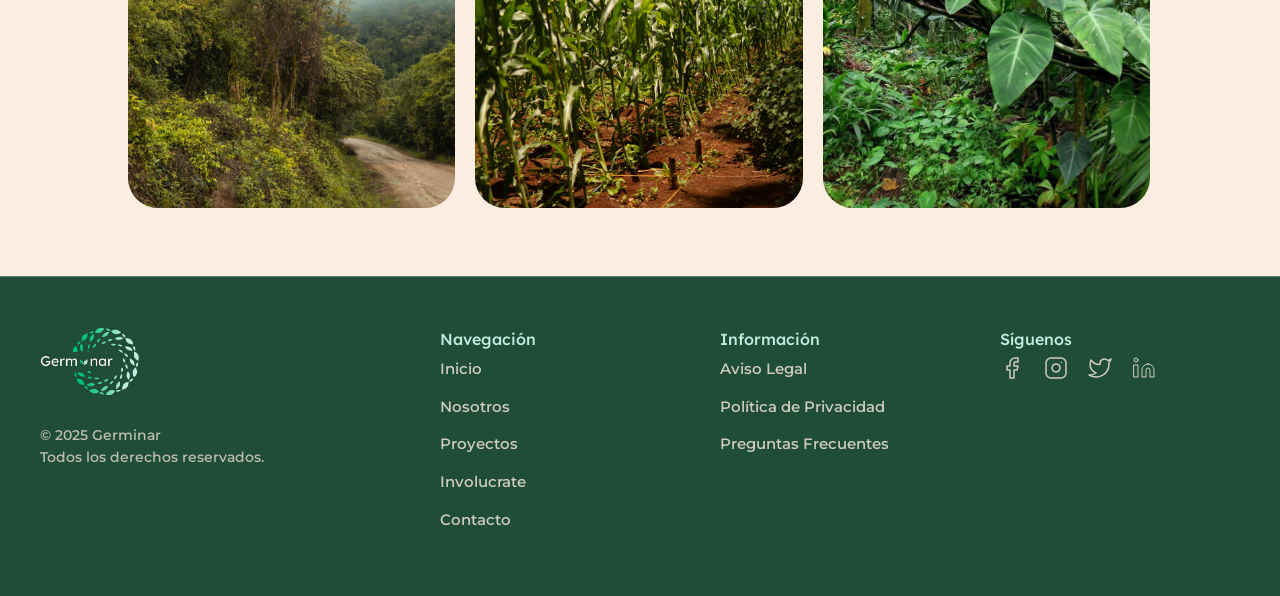
<file: proy1.html>
<!DOCTYPE html>
<html lang="en">
<head>
    <meta charset="UTF-8">
    <meta name="viewport" content="width=device-width, initial-scale=1.0">
    <meta name="description" content="ONG sobre reforestación">
    <meta name="keywords" content="ong, reforestación, germinar">
    <meta name="author" content="Maitena Diaz">
    <title>Proyectos</title>
    <link rel="icon" type="image/x-icon" href="logo (1).ico">
    <style>
        @import url('https://fonts.googleapis.com/css2?family=Epunda+Slab:ital,wght@0,300..900;1,300..900&family=Italiana&family=Lexend:wght@100..900&family=Montserrat:ital,wght@0,332;1,332&family=Noto+Serif+Display:ital,wght@0,100..900;1,100..900&display=swap');
        @import url('https://fonts.googleapis.com/css2?family=Epunda+Slab:ital,wght@0,300..900;1,300..900&family=Italiana&family=Lexend:wght@100..900&family=Montserrat:ital@0;1&family=Noto+Serif+Display:ital,wght@0,100..900;1,100..900&display=swap');
    </style>
    <link rel="stylesheet" href="styleindex copy.css">
</head>
<body>
    <header class="header">
        <div class="menu">
            <div class="logo">
                <a href="index.html"><img src="logobeige.png" alt="Logo"></a>
            </div>

            <ul class="opciones-menu">
                <li><a href="index.html">Inicio</a></li>
                <li><a href="nosotros.html">Nosotros</a></li>
                <li><a href="proyectos.html"class="active">Proyectos</a></li>
                <li><a href="donar.html">Involucrate</a></li>
                <li><a href="contacto.html">Contacto</a></li>
            </ul>
            
            <div class="menu-btn-compacto">Menu</div>
            
            <div class="boton-app">
                <a href="calculadora.html" class="btn">Calcula tu impacto</a>
            </div>
        </div>
    </header>
    <main>
        <section class="about-hero-section-proy">
            <div class="about-hero-background"></div> 
            
            <div class="contenido-proy">
                <p class="tag-proy animate-in">PROYECTOS</p>
                
                <h1 class="titulo-proy animate-in">
                    Selva Viva: Corredores de Biodiversidad
                </h1>
                
                <div class="imagenes-flotantes-wrapper-proy">
                    
                    <div class="imagen-wrapper-proy flotante-1-proy animate-in-delay-1">
                        <picture>
                            <source srcset="mis2.webp" type="image/webp">
                            <img src="mis2.jpg" alt="Plantando árboles" class="img-flotante-proy">
                        </picture>                                        </div>
                    <div class="imagen-wrapper-proy flotante-4-proy animate-in-delay-2">
                        <picture>
                            <source srcset="mis3.webp" type="image/webp">
                            <img src="mis3.jpg" alt="Plantando árboles" class="img-flotante-proy">
                        </picture>                      </div>
                        
                        
                    <p class="parrafo-resumen-proy parrafo-centrado-proy animate-in">
                        Restaurando el hogar del Yaguareté y la flora misionera.                    </p>

                    
                    <div class="imagen-wrapper-proy flotante-2-proy animate-in-delay-2">
                        <picture>
                            <source srcset="mis4.webp" type="image/webp">
                            <img src="mis4.jpg" alt="Plantando árboles" class="img-flotante-proy">
                        </picture>                      </div>
                    <div class="imagen-wrapper-proy flotante-3-proy animate-in-delay-4">
                        <picture>
                            <source srcset="mis5.webp" type="image/webp">
                            <img src="mis5.jpg" alt="Plantando árboles" class="img-flotante-proy">
                        </picture>                      </div>

            </div>
        </section>

        <section class="seccion-uso-donacion">
            <div class="uso-donacion-wrapper">
                    
                <div class="uso-titulo-col">
                    <h2 class="titulo-uso">El Corazón del Monte</h2>
                </div>

                <div class="uso-texto-grid">
                    <div class="col-texto">
                        <p>Este proyecto se enfoca en la creación de corredores biológicos que conectan fragmentos de selva aislados por la actividad agrícola. Mediante la plantación de especies nativas como el Lapacho Negro y el Palo Rosa, buscamos restablecer el tránsito seguro de la fauna local y proteger las cuencas hídricas que alimentan a toda la región.
                    </div>
                    <div class="col-texto">
                        <p>
                            Trabajamos codo a codo con familias locales en la implementación de sistemas agroforestales. Esto permite que la comunidad obtenga recursos de manera sustentable sin necesidad de deforestar, transformando áreas degradadas en bosques productivos que capturan carbono y preservan la humedad crítica del suelo selvático.
                        </p>
                    </div>
                </div>
            </div>
        </section>
        <section class="seccion-galeria">
            <div class="galeria-header">
                <div class="controles-galeria">
                    <button class="btn-flecha" onclick="moverCarrusel(-1)">❮</button>
                    <button class="btn-flecha" onclick="moverCarrusel(1)">❯</button>
                </div>
            </div>

            <div class="galeria-viewport">
                <div class="galeria-track" id="galeriaTrack">
                    <div class="foto-item"><img src="mis2.jpg" onclick="abrirLightbox(0)"></div>
                    <div class="foto-item"><img src="mis3.webp" onclick="abrirLightbox(1)"></div>
                    <div class="foto-item"><img src="mis4.webp" onclick="abrirLightbox(2)"></div>
                    <div class="foto-item"><img src="mis5.jpg" onclick="abrirLightbox(3)"></div>
                </div>
            </div>
        </section>

        <div id="lightbox" class="lightbox">
            <span class="cerrar" onclick="cerrarLightbox()">&times;</span>
            <button class="nav-lightbox prev" onclick="cambiarImagenLightbox(-1)">❮</button>
            <img class="lightbox-contenido" id="img-ampliada">
            <button class="nav-lightbox next" onclick="cambiarImagenLightbox(1)">❯</button>
        </div>
                    <footer>
            <div class="footer-contenido">
                
                <div class="footer-col footer-logo-col">
                    <img src="logobeige.png" alt="Logo de la Organización" class="footer-logo">
                    <p class="footer-copyright">
                        © 2025 Germinar<br>Todos los derechos reservados.
                    </p>
                </div>

                <div class="footer-col">
                    <p class="footer-titulo-lista">Navegación</p>
                    <ul class="footer-links">
                        <li><a href="index.html">Inicio</a></li>
                        <li><a href="nosotros.html">Nosotros</a></li>
                        <li><a href="proyectos.html">Proyectos</a></li>
                        <li><a href="donar.html">Involucrate</a></li>
                        <li><a href="contacto.html">Contacto</a></li>
                    </ul>
                </div>

                <div class="footer-col">
                    <p class="footer-titulo-lista">Información</p>
                    <ul class="footer-links">
                        <li><a href="#">Aviso Legal</a></li>
                        <li><a href="#">Política de Privacidad</a></li>
                        <li><a href="#">Preguntas Frecuentes</a></li>
                    </ul>
                </div>

                <div class="footer-col footer-social-col">
                    <p class="footer-titulo-lista">Síguenos</p>
                    <div class="social-icons">
                        <a href="#" aria-label="Facebook">
                            <svg xmlns="http://www.w3.org/2000/svg" width="24" height="24" viewBox="0 0 24 24" fill="none" stroke="currentColor" stroke-width="1.5" stroke-linecap="round" stroke-linejoin="round" class="feather feather-facebook"><path d="M18 2h-3a5 5 0 0 0-5 5v3H7v4h3v8h4v-8h3l1-4h-4V7a1 1 0 0 1 1-1h3z"></path></svg>
                        </a>
                        <a href="#" aria-label="Instagram">
                            <svg xmlns="http://www.w3.org/2000/svg" width="24" height="24" viewBox="0 0 24 24" fill="none" stroke="currentColor" stroke-width="1.5" stroke-linecap="round" stroke-linejoin="round" class="feather feather-instagram"><rect x="2" y="2" width="20" height="20" rx="5" ry="5"></rect><path d="M16 11.37A4 4 0 1 1 12.63 8 4 4 0 0 1 16 11.37z"></path><line x1="17.5" y1="6.5" x2="17.51" y2="6.5"></line></svg>
                        </a>
                        <a href="#" aria-label="Twitter">
                            <svg xmlns="http://www.w3.org/2000/svg" width="24" height="24" viewBox="0 0 24 24" fill="none" stroke="currentColor" stroke-width="1.5" stroke-linecap="round" stroke-linejoin="round" class="feather feather-twitter"><path d="M23 3a10.9 10.9 0 0 1-3.14 1.53 4.48 4.48 0 0 0-7.86 3v1A10.66 10.66 0 0 1 3 4s-4 9 5 13a11.64 11.64 0 0 1-7 2c9 5 20 0 20-11.5a4.5 4.5 0 0 0-.08-.83A7.72 7.72 0 0 0 23 3z"></path></svg>
                        </a>
                        <a href="#" aria-label="LinkedIn">
                            <svg xmlns="http://www.w3.org/2000/svg" width="24" height="24" viewBox="0 0 24 24" fill="none" stroke="currentColor" stroke-width="1" stroke-linecap="round" stroke-linejoin="round" class="feather feather-linkedin"><path d="M16 8a6 6 0 0 1 6 6v7h-4v-7a2 2 0 0 0-2-2 2 2 0 0 0-2 2v7h-4v-7a6 6 0 0 1 6-6z"></path><rect x="2" y="9" width="4" height="12"></rect><circle cx="4" cy="4" r="2"></circle></svg>
                        </a>
                    </div>
                </div>
            </div>
        </footer>
    </main>

    <Script src="script.js"></Script>    
</body>
</file>
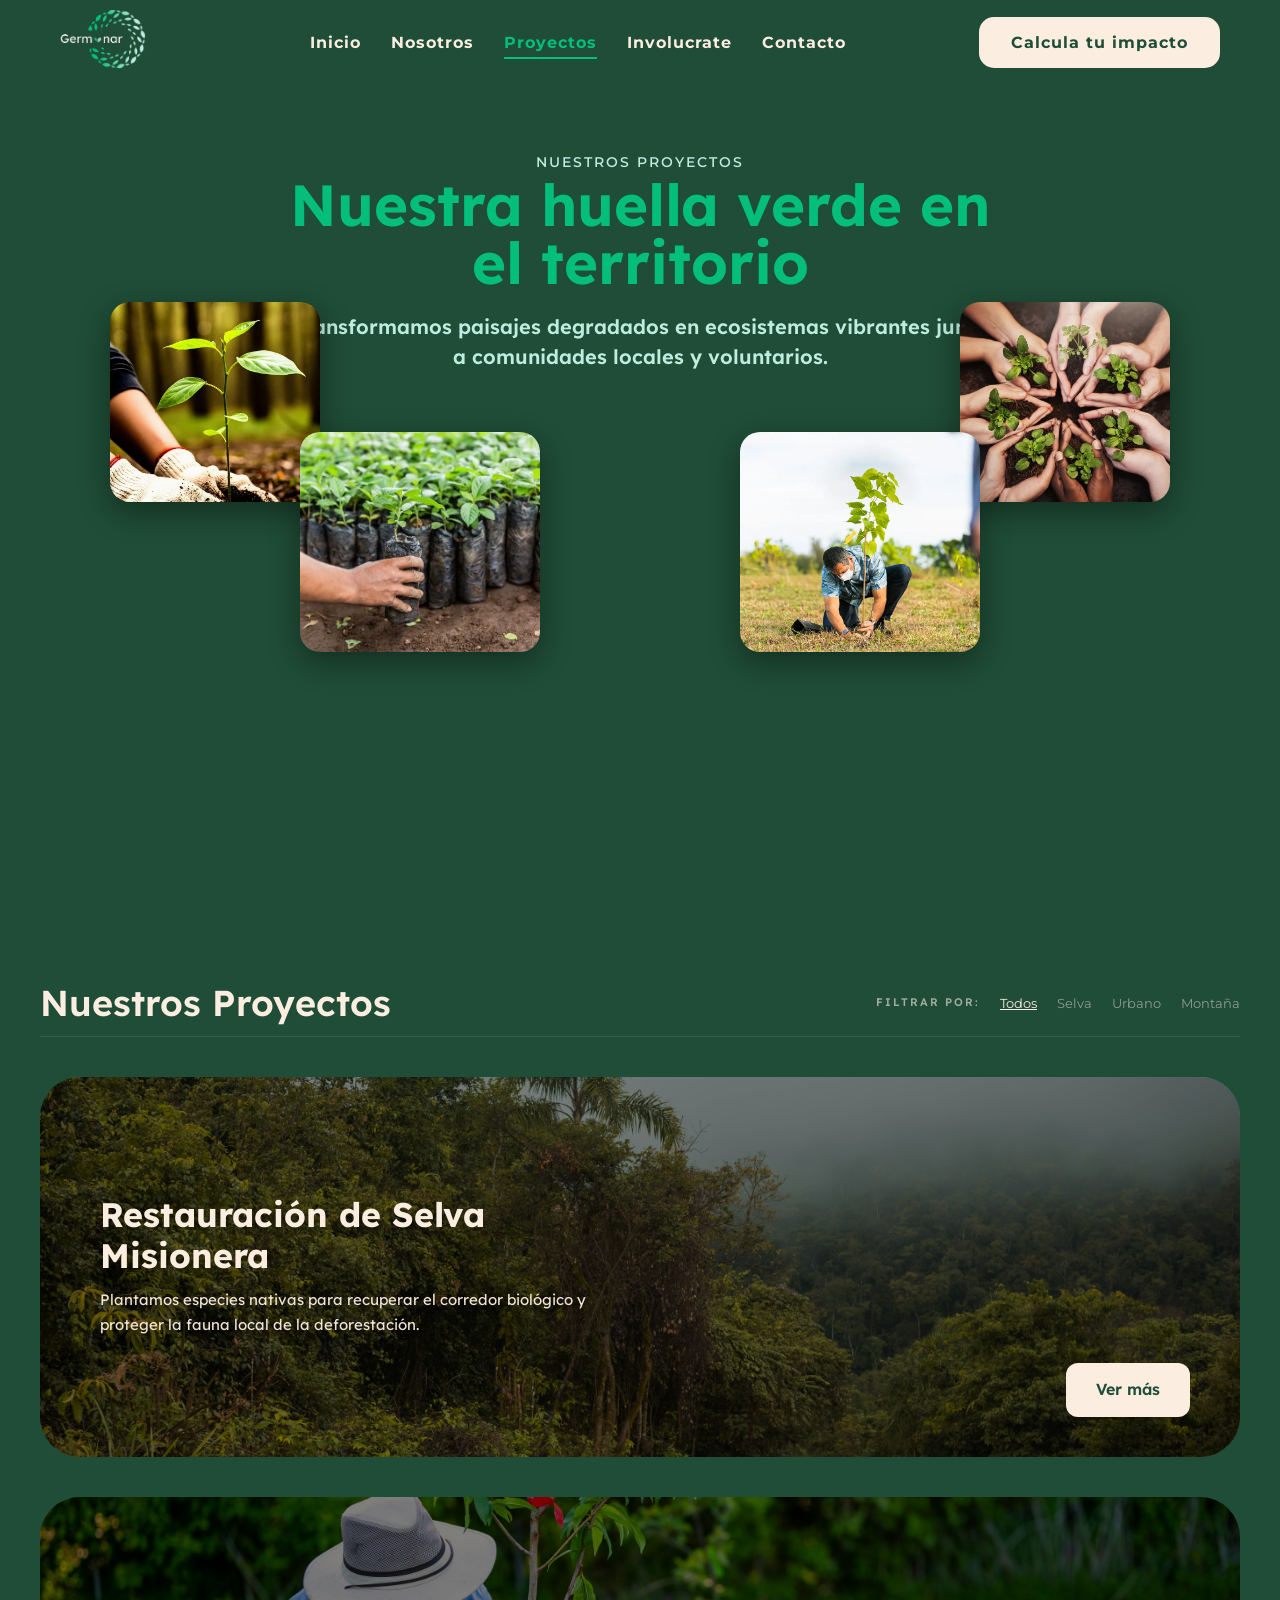
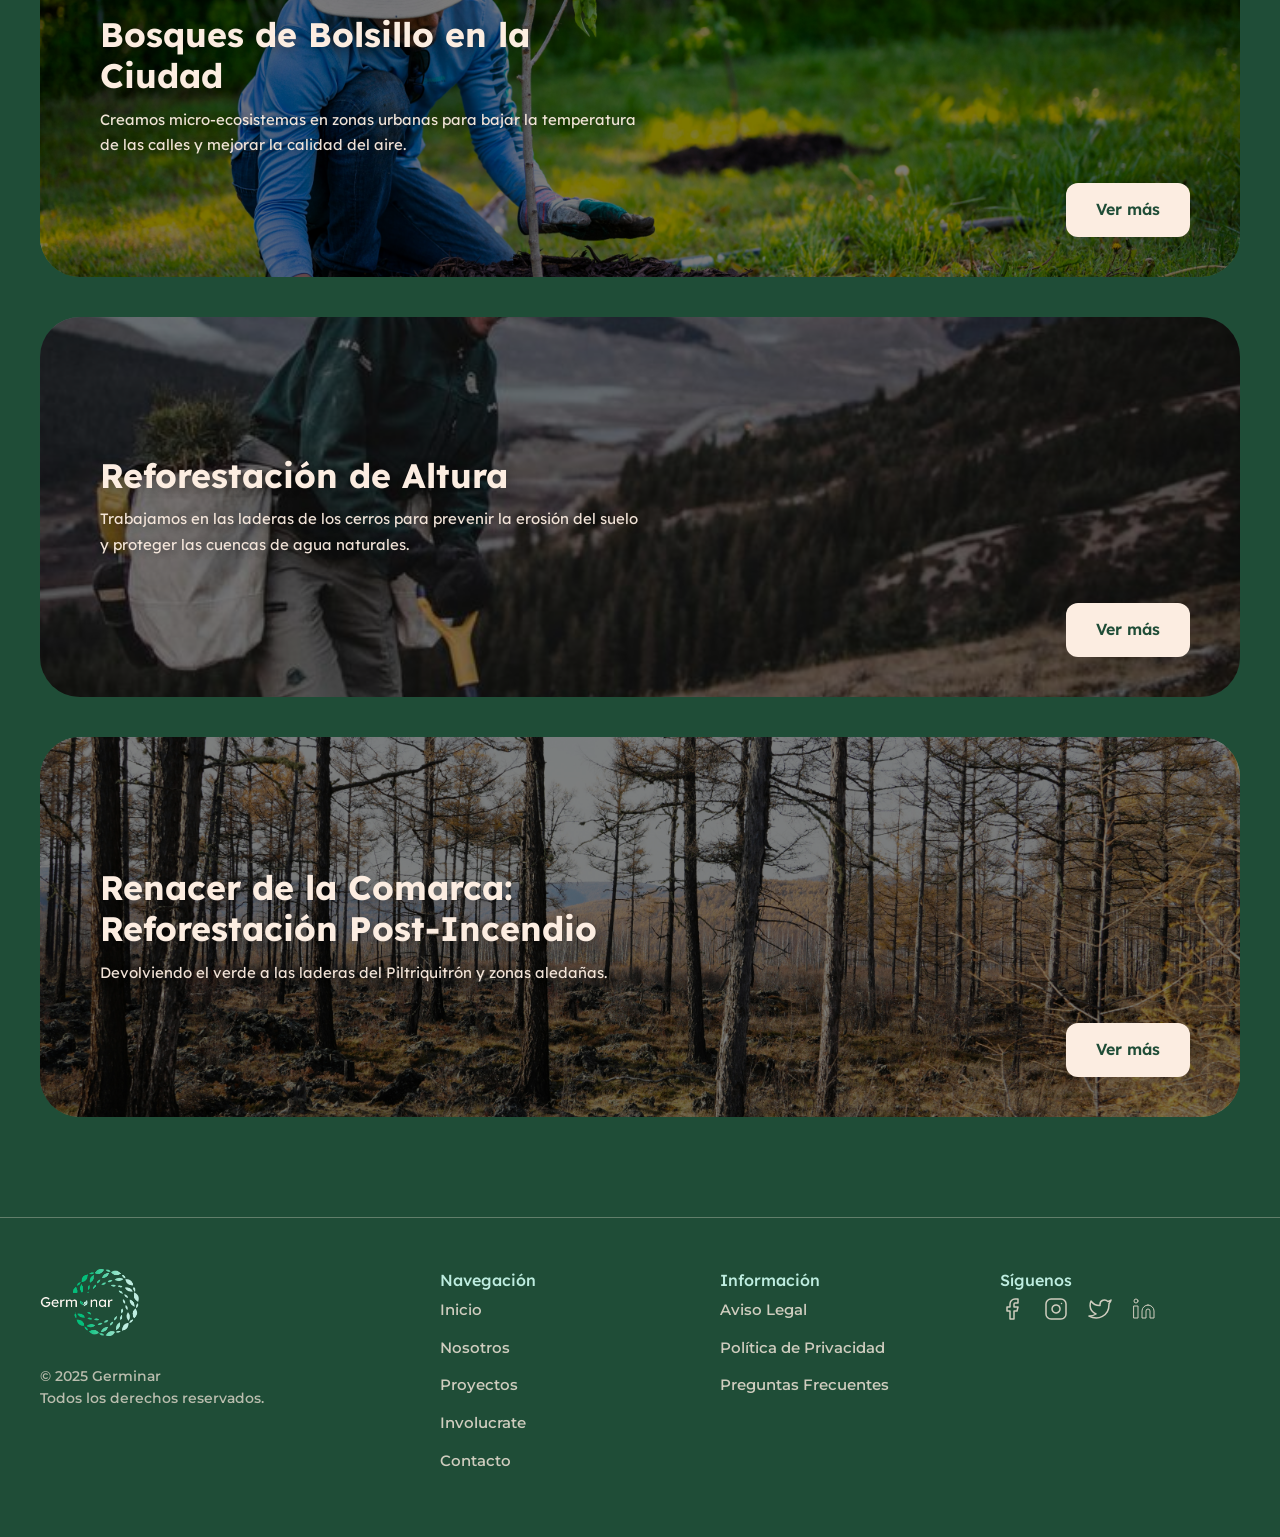
<file: proyectos.html>
<!DOCTYPE html>
<html lang="en">
<head>
    <meta charset="UTF-8">
    <meta name="viewport" content="width=device-width, initial-scale=1.0">
    <meta name="description" content="ONG sobre reforestación">
    <meta name="keywords" content="ong, reforestación, germinar">
    <meta name="author" content="Maitena Diaz">
    <title>Proyectos</title>
    <link rel="icon" type="image/x-icon" href="logo (1).ico">
    <style>
        @import url('https://fonts.googleapis.com/css2?family=Epunda+Slab:ital,wght@0,300..900;1,300..900&family=Italiana&family=Lexend:wght@100..900&family=Montserrat:ital,wght@0,332;1,332&family=Noto+Serif+Display:ital,wght@0,100..900;1,100..900&display=swap');
        @import url('https://fonts.googleapis.com/css2?family=Epunda+Slab:ital,wght@0,300..900;1,300..900&family=Italiana&family=Lexend:wght@100..900&family=Montserrat:ital@0;1&family=Noto+Serif+Display:ital,wght@0,100..900;1,100..900&display=swap');
    </style>
    <link rel="stylesheet" href="styleindex copy.css">
</head>
<body>
    <header class="header">
        <div class="menu">
            <div class="logo">
                <a href="index.html"><img src="logobeige.png" alt="Logo"></a>
            </div>

            <ul class="opciones-menu">
                <li><a href="index.html">Inicio</a></li>
                <li><a href="nosotros.html">Nosotros</a></li>
                <li><a href="proyectos.html"class="active">Proyectos</a></li>
                <li><a href="donar.html">Involucrate</a></li>
                <li><a href="contacto.html">Contacto</a></li>
            </ul>
            
            <div class="menu-btn-compacto">Menu</div>
            
            <div class="boton-app">
                <a href="calculadora.html" class="btn">Calcula tu impacto</a>
            </div>
        </div>
    </header>
    <main>
        <section class="about-hero-section-proy">
            <div class="about-hero-background"></div> 
            
            <div class="contenido-proy">
                <p class="tag-proy animate-in">NUESTROS PROYECTOS</p>
                
                <h1 class="titulo-proy animate-in">
                    Nuestra huella verde en el territorio
                </h1>
                
                <div class="imagenes-flotantes-wrapper-proy">
                    
                    <div class="imagen-wrapper-proy flotante-1-proy animate-in-delay-1">
                        <picture>
                            <source srcset="nos4.webp" type="image/webp">
                            <img src="nos4.jpg" alt="Plantando árboles" class="img-flotante-proy">
                        </picture>                    
                    </div>
                    <div class="imagen-wrapper-proy flotante-4-proy animate-in-delay-2">
                        <picture>
                            <source srcset="nos1.webp" type="image/webp">
                            <img src="nos1.jpg" alt="Plantando árboles" class="img-flotante-proy">
                        </picture>                       </div>
                        
                        
                    <p class="parrafo-resumen-proy parrafo-centrado-proy animate-in">
                        Transformamos paisajes degradados en ecosistemas vibrantes junto a comunidades locales y voluntarios.
                    </p>

                    
                    <div class="imagen-wrapper-proy flotante-2-proy animate-in-delay-2">
                        <picture>
                            <source srcset="nos3.webp" type="image/webp">
                            <img src="nos3.jpg" alt="Plantando árboles" class="img-flotante-proy">
                        </picture>                       </div>
                    <div class="imagen-wrapper-proy flotante-3-proy animate-in-delay-4">
                        <picture>
                            <source srcset="nos2.webp" type="image/webp">
                            <img src="nos2.jpg" alt="Plantando árboles" class="img-flotante-proy">
                        </picture>                       </div>

            </div>
        </section>

        <section class="seccion-proyectos">
            <div class="contenedor">
                
                <div class="cabecera-proyectos">
                    <h2 class="titulo-blanco">Nuestros Proyectos</h2>
                    <div class="filtros">
                        <span class="etiqueta-filtro">FILTRAR POR:</span>
                        <button class="boton-filtro activo" data-tipo="todos">Todos</button>
                        <button class="boton-filtro" data-tipo="selva">Selva</button>
                        <button class="boton-filtro" data-tipo="urbano">Urbano</button>
                        <button class="boton-filtro" data-tipo="montaña">Montaña</button>
                    </div>
                </div>

                <div class="lista-proyectos">
                    
                    <div class="tarjeta-proyecto" data-tipo="selva" style="background-image: url('mis2.jpg');">
                        <div class="infor-proyecto-refo">
                            <h3 class="nombre-proyecto">Restauración de Selva Misionera</h3>
                            <p class="resumen-proyecto">Plantamos especies nativas para recuperar el corredor biológico y proteger la fauna local de la deforestación.</p>
                        </div>
                        <a href="proy1.html" class="boton-ver-mas">Ver más</a>
                    </div>

                    <div class="tarjeta-proyecto" data-tipo="urbano" style="background-image:url('ur5.jpg');">
                        <div class="infor-proyecto-refo">
                            <h3 class="nombre-proyecto">Bosques de Bolsillo en la Ciudad</h3>
                            <p class="resumen-proyecto">Creamos micro-ecosistemas en zonas urbanas para bajar la temperatura de las calles y mejorar la calidad del aire.</p>
                        </div>
                        <a href="Urbano.html" class="boton-ver-mas">Ver más</a>
                    </div>

                    <div class="tarjeta-proyecto" data-tipo="montaña" style="background-image: url('cor3.jpg');">
                        <div class="infor-proyecto-refo">
                            <h3 class="nombre-proyecto">Reforestación de Altura</h3>
                            <p class="resumen-proyecto">Trabajamos en las laderas de los cerros para prevenir la erosión del suelo y proteger las cuencas de agua naturales.</p>
                        </div>
                        <a href="patag.html" class="boton-ver-mas">Ver más</a>
                    </div>

                    <div class="tarjeta-proyecto" data-tipo="montaña" style="background-image: url('bol7.jpg');">
                        <div class="infor-proyecto-refo">
                            <h3 class="nombre-proyecto">Renacer de la Comarca: Reforestación Post-Incendio</h3>
                            <p class="resumen-proyecto">Devolviendo el verde a las laderas del Piltriquitrón y zonas aledañas.</p>
                        </div>
                        <a href="elbolson.html" class="boton-ver-mas">Ver más</a>
                    </div>

                </div>
            </div>
        </section>

        <footer>
            <div class="footer-contenido">
                
                <div class="footer-col footer-logo-col">
                    <img src="logobeige.png" alt="Logo de la Organización" class="footer-logo">
                    <p class="footer-copyright">
                        © 2025 Germinar<br>Todos los derechos reservados.
                    </p>
                </div>

                <div class="footer-col">
                    <p class="footer-titulo-lista">Navegación</p>
                    <ul class="footer-links">
                        <li><a href="index.html">Inicio</a></li>
                        <li><a href="nosotros.html">Nosotros</a></li>
                        <li><a href="proyectos.html">Proyectos</a></li>
                        <li><a href="donar.html">Involucrate</a></li>
                        <li><a href="contacto.html">Contacto</a></li>
                    </ul>
                </div>

                <div class="footer-col">
                    <p class="footer-titulo-lista">Información</p>
                    <ul class="footer-links">
                        <li><a href="#">Aviso Legal</a></li>
                        <li><a href="#">Política de Privacidad</a></li>
                        <li><a href="#">Preguntas Frecuentes</a></li>
                    </ul>
                </div>

                <div class="footer-col footer-social-col">
                    <p class="footer-titulo-lista">Síguenos</p>
                    <div class="social-icons">
                        <a href="#" aria-label="Facebook">
                            <svg xmlns="http://www.w3.org/2000/svg" width="24" height="24" viewBox="0 0 24 24" fill="none" stroke="currentColor" stroke-width="1.5" stroke-linecap="round" stroke-linejoin="round" class="feather feather-facebook"><path d="M18 2h-3a5 5 0 0 0-5 5v3H7v4h3v8h4v-8h3l1-4h-4V7a1 1 0 0 1 1-1h3z"></path></svg>
                        </a>
                        <a href="#" aria-label="Instagram">
                            <svg xmlns="http://www.w3.org/2000/svg" width="24" height="24" viewBox="0 0 24 24" fill="none" stroke="currentColor" stroke-width="1.5" stroke-linecap="round" stroke-linejoin="round" class="feather feather-instagram"><rect x="2" y="2" width="20" height="20" rx="5" ry="5"></rect><path d="M16 11.37A4 4 0 1 1 12.63 8 4 4 0 0 1 16 11.37z"></path><line x1="17.5" y1="6.5" x2="17.51" y2="6.5"></line></svg>
                        </a>
                        <a href="#" aria-label="Twitter">
                            <svg xmlns="http://www.w3.org/2000/svg" width="24" height="24" viewBox="0 0 24 24" fill="none" stroke="currentColor" stroke-width="1.5" stroke-linecap="round" stroke-linejoin="round" class="feather feather-twitter"><path d="M23 3a10.9 10.9 0 0 1-3.14 1.53 4.48 4.48 0 0 0-7.86 3v1A10.66 10.66 0 0 1 3 4s-4 9 5 13a11.64 11.64 0 0 1-7 2c9 5 20 0 20-11.5a4.5 4.5 0 0 0-.08-.83A7.72 7.72 0 0 0 23 3z"></path></svg>
                        </a>
                        <a href="#" aria-label="LinkedIn">
                            <svg xmlns="http://www.w3.org/2000/svg" width="24" height="24" viewBox="0 0 24 24" fill="none" stroke="currentColor" stroke-width="1" stroke-linecap="round" stroke-linejoin="round" class="feather feather-linkedin"><path d="M16 8a6 6 0 0 1 6 6v7h-4v-7a2 2 0 0 0-2-2 2 2 0 0 0-2 2v7h-4v-7a6 6 0 0 1 6-6z"></path><rect x="2" y="9" width="4" height="12"></rect><circle cx="4" cy="4" r="2"></circle></svg>
                        </a>
                    </div>
                </div>
            </div>
        </footer>       



    </main>

    <Script src="script.js"></Script>    
</body>
</file>
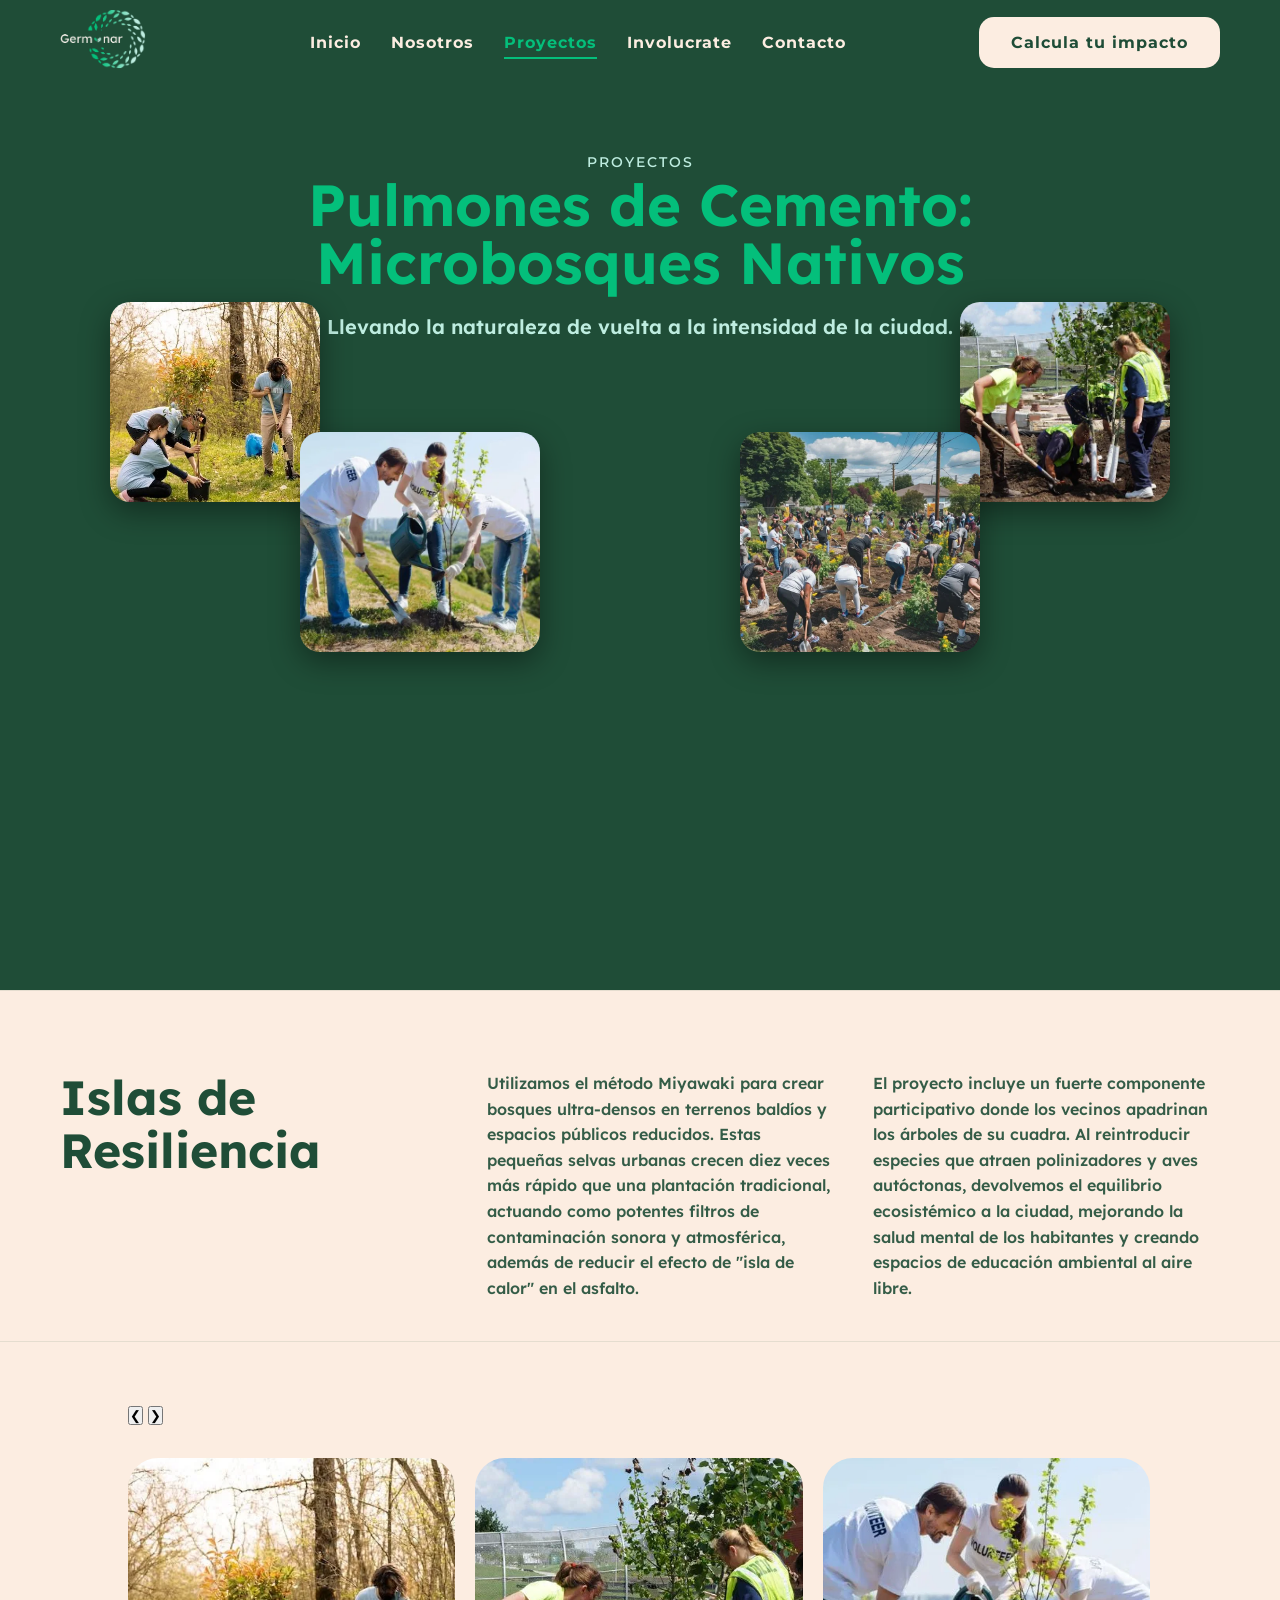
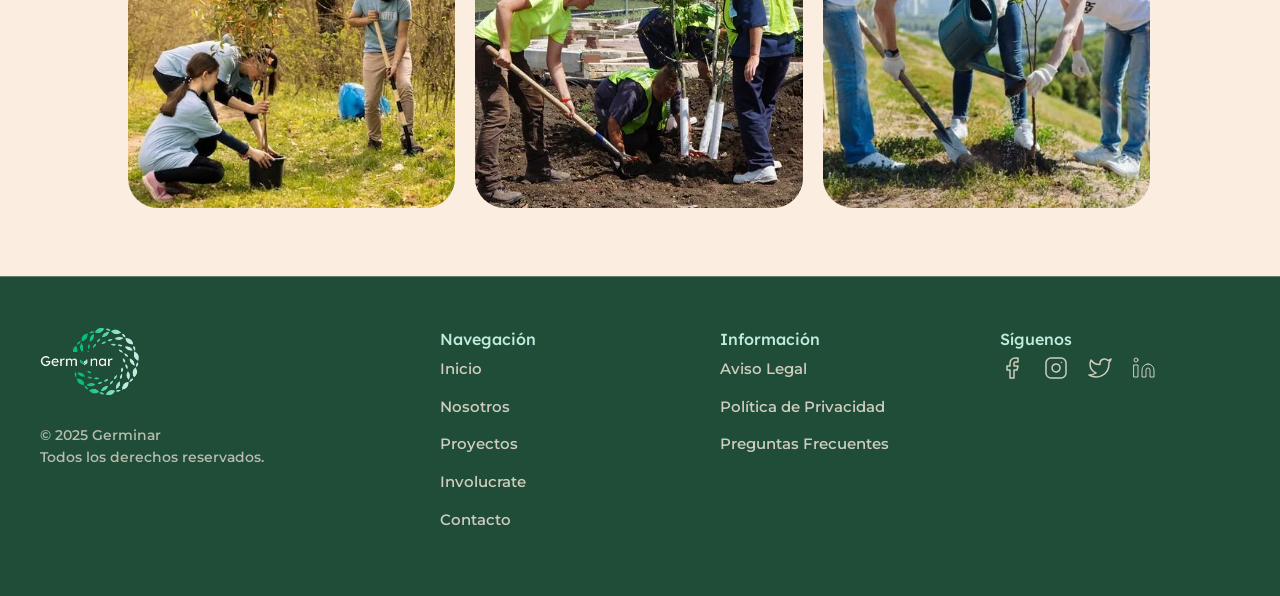
<file: Urbano.html>
<!DOCTYPE html>
<html lang="en">
<head>
    <meta charset="UTF-8">
    <meta name="viewport" content="width=device-width, initial-scale=1.0">
    <meta name="description" content="ONG sobre reforestación">
    <meta name="keywords" content="ong, reforestación, germinar">
    <meta name="author" content="Maitena Diaz">
    <title>Proyectos</title>
    <link rel="icon" type="image/x-icon" href="logo (1).ico">
    <style>
        @import url('https://fonts.googleapis.com/css2?family=Epunda+Slab:ital,wght@0,300..900;1,300..900&family=Italiana&family=Lexend:wght@100..900&family=Montserrat:ital,wght@0,332;1,332&family=Noto+Serif+Display:ital,wght@0,100..900;1,100..900&display=swap');
        @import url('https://fonts.googleapis.com/css2?family=Epunda+Slab:ital,wght@0,300..900;1,300..900&family=Italiana&family=Lexend:wght@100..900&family=Montserrat:ital@0;1&family=Noto+Serif+Display:ital,wght@0,100..900;1,100..900&display=swap');
    </style>
    <link rel="stylesheet" href="styleindex copy.css">
</head>
<body>
    <header class="header">
        <div class="menu">
            <div class="logo">
                <a href="index.html"><img src="logobeige.png" alt="Logo"></a>
            </div>

            <ul class="opciones-menu">
                <li><a href="index.html">Inicio</a></li>
                <li><a href="nosotros.html">Nosotros</a></li>
                <li><a href="proyectos.html"class="active">Proyectos</a></li>
                <li><a href="donar.html">Involucrate</a></li>
                <li><a href="contacto.html">Contacto</a></li>
            </ul>
            
            <div class="menu-btn-compacto">Menu</div>
            
            <div class="boton-app">
                <a href="calculadora.html" class="btn">Calcula tu impacto</a>
            </div>
        </div>
    </header>
    <main>
        <section class="about-hero-section-proy">
            <div class="about-hero-background"></div> 
            
            <div class="contenido-proy">
                <p class="tag-proy animate-in">PROYECTOS</p>
                
                <h1 class="titulo-proy animate-in">
                    Pulmones de Cemento: Microbosques Nativos
                </h1>
                
                <div class="imagenes-flotantes-wrapper-proy">
                    
                    <div class="imagen-wrapper-proy flotante-1-proy animate-in-delay-1">
                        <picture>
                            <source srcset="ur1.webp" type="image/webp">
                            <img src="ur1.jpg" alt="Plantando árboles" class="img-flotante-proy">
                        </picture>                      </div>
                    <div class="imagen-wrapper-proy flotante-4-proy animate-in-delay-2">
                        <picture>
                            <source srcset="ur2.webp" type="image/webp">
                            <img src="ur2.jpg" alt="Plantando árboles" class="img-flotante-proy">
                        </picture>                       </div>
                        
                        
                    <p class="parrafo-resumen-proy parrafo-centrado-proy animate-in">
                        Llevando la naturaleza de vuelta a la intensidad de la ciudad.
                    </p>

                    
                    <div class="imagen-wrapper-proy flotante-2-proy animate-in-delay-2">
                        <picture>
                            <source srcset="ur3.webp" type="image/webp">
                            <img src="ur3.jpg" alt="Plantando árboles" class="img-flotante-proy">
                        </picture>                       </div>
                    <div class="imagen-wrapper-proy flotante-3-proy animate-in-delay-4">
                        <picture>
                            <source srcset="ur4.webp" type="image/webp">
                            <img src="ur4.jpg" alt="Plantando árboles" class="img-flotante-proy">
                        </picture>                       </div>

            </div>
        </section>

        <section class="seccion-uso-donacion">
            <div class="uso-donacion-wrapper">
                    
                <div class="uso-titulo-col">
                    <h2 class="titulo-uso">Islas de Resiliencia</h2>
                </div>

                <div class="uso-texto-grid">
                    <div class="col-texto">
                        <p>Utilizamos el método Miyawaki para crear bosques ultra-densos en terrenos baldíos y espacios públicos reducidos. Estas pequeñas selvas urbanas crecen diez veces más rápido que una plantación tradicional, actuando como potentes filtros de contaminación sonora y atmosférica, además de reducir el efecto de "isla de calor" en el asfalto.
                    </div>
                    <div class="col-texto">
                        <p>
                           El proyecto incluye un fuerte componente participativo donde los vecinos apadrinan los árboles de su cuadra. Al reintroducir especies que atraen polinizadores y aves autóctonas, devolvemos el equilibrio ecosistémico a la ciudad, mejorando la salud mental de los habitantes y creando espacios de educación ambiental al aire libre.
                        </p>
                    </div>
                </div>
            </div>
        </section>
        <section class="seccion-galeria">
            <div class="galeria-header">
                <div class="controles-galeria">
                    <button class="btn-flecha" onclick="moverCarrusel(-1)">❮</button>
                    <button class="btn-flecha" onclick="moverCarrusel(1)">❯</button>
                </div>
            </div>

            <div class="galeria-viewport">
                <div class="galeria-track" id="galeriaTrack">
                    <div class="foto-item"><img src="ur1.webp" onclick="abrirLightbox(0)"></div>
                    <div class="foto-item"><img src="ur2.webp" onclick="abrirLightbox(1)"></div>
                    <div class="foto-item"><img src="ur3.webp" onclick="abrirLightbox(2)"></div>
                    <div class="foto-item"><img src="ur4.webp" onclick="abrirLightbox(3)"></div>
                    <div class="foto-item"><img src="ur5.webp" onclick="abrirLightbox(4)"></div>
                    <div class="foto-item"><img src="ur6.webp" onclick="abrirLightbox(5)"></div>
                </div>
            </div>
        </section>

        <div id="lightbox" class="lightbox">
            <span class="cerrar" onclick="cerrarLightbox()">&times;</span>
            <button class="nav-lightbox prev" onclick="cambiarImagenLightbox(-1)">❮</button>
            <img class="lightbox-contenido" id="img-ampliada">
            <button class="nav-lightbox next" onclick="cambiarImagenLightbox(1)">❯</button>
        </div>
                    <footer>
            <div class="footer-contenido">
                
                <div class="footer-col footer-logo-col">
                    <img src="logobeige.png" alt="Logo de la Organización" class="footer-logo">
                    <p class="footer-copyright">
                        © 2025 Germinar<br>Todos los derechos reservados.
                    </p>
                </div>

                <div class="footer-col">
                    <p class="footer-titulo-lista">Navegación</p>
                    <ul class="footer-links">
                        <li><a href="index.html">Inicio</a></li>
                        <li><a href="nosotros.html">Nosotros</a></li>
                        <li><a href="proyectos.html">Proyectos</a></li>
                        <li><a href="donar.html">Involucrate</a></li>
                        <li><a href="contacto.html">Contacto</a></li>
                    </ul>
                </div>

                <div class="footer-col">
                    <p class="footer-titulo-lista">Información</p>
                    <ul class="footer-links">
                        <li><a href="#">Aviso Legal</a></li>
                        <li><a href="#">Política de Privacidad</a></li>
                        <li><a href="#">Preguntas Frecuentes</a></li>
                    </ul>
                </div>

                <div class="footer-col footer-social-col">
                    <p class="footer-titulo-lista">Síguenos</p>
                    <div class="social-icons">
                        <a href="#" aria-label="Facebook">
                            <svg xmlns="http://www.w3.org/2000/svg" width="24" height="24" viewBox="0 0 24 24" fill="none" stroke="currentColor" stroke-width="1.5" stroke-linecap="round" stroke-linejoin="round" class="feather feather-facebook"><path d="M18 2h-3a5 5 0 0 0-5 5v3H7v4h3v8h4v-8h3l1-4h-4V7a1 1 0 0 1 1-1h3z"></path></svg>
                        </a>
                        <a href="#" aria-label="Instagram">
                            <svg xmlns="http://www.w3.org/2000/svg" width="24" height="24" viewBox="0 0 24 24" fill="none" stroke="currentColor" stroke-width="1.5" stroke-linecap="round" stroke-linejoin="round" class="feather feather-instagram"><rect x="2" y="2" width="20" height="20" rx="5" ry="5"></rect><path d="M16 11.37A4 4 0 1 1 12.63 8 4 4 0 0 1 16 11.37z"></path><line x1="17.5" y1="6.5" x2="17.51" y2="6.5"></line></svg>
                        </a>
                        <a href="#" aria-label="Twitter">
                            <svg xmlns="http://www.w3.org/2000/svg" width="24" height="24" viewBox="0 0 24 24" fill="none" stroke="currentColor" stroke-width="1.5" stroke-linecap="round" stroke-linejoin="round" class="feather feather-twitter"><path d="M23 3a10.9 10.9 0 0 1-3.14 1.53 4.48 4.48 0 0 0-7.86 3v1A10.66 10.66 0 0 1 3 4s-4 9 5 13a11.64 11.64 0 0 1-7 2c9 5 20 0 20-11.5a4.5 4.5 0 0 0-.08-.83A7.72 7.72 0 0 0 23 3z"></path></svg>
                        </a>
                        <a href="#" aria-label="LinkedIn">
                            <svg xmlns="http://www.w3.org/2000/svg" width="24" height="24" viewBox="0 0 24 24" fill="none" stroke="currentColor" stroke-width="1" stroke-linecap="round" stroke-linejoin="round" class="feather feather-linkedin"><path d="M16 8a6 6 0 0 1 6 6v7h-4v-7a2 2 0 0 0-2-2 2 2 0 0 0-2 2v7h-4v-7a6 6 0 0 1 6-6z"></path><rect x="2" y="9" width="4" height="12"></rect><circle cx="4" cy="4" r="2"></circle></svg>
                        </a>
                    </div>
                </div>
            </div>
        </footer>
    </main>

    <Script src="script.js"></Script>    
</body>
</file>
<file: styleindex copy.css>
:root {
    --verdeoscuro: #1F4D37; 
    --beige: #FCEDE1; 
    --verdeclaro: #04BF7B; 
    --celeste: #BEEDE0;
    --titulo: "Lexend", sans-serif; 
    --subtitulo: "Montserrat", sans-serif;
}
html {
    scroll-behavior: smooth
}

* {
    margin: 0;
    padding: 0;
    box-sizing: border-box;
}

body {
    font-family: "Lexend", sans-serif;
    background-color: var(--verdeoscuro); 
    color: #333;
    font-size: 16px;
    line-height: 160%;
    margin-bottom: 20px;
    font-weight: 550;
    margin: 0;
    overflow-x: hidden;
}
/*scroll */
::-webkit-scrollbar {
    width: 10px; 
    height: 10px; 
    position: absolute;
    z-index: 9;
}


::-webkit-scrollbar-track {
    background: var(--beige);
}


::-webkit-scrollbar-thumb {
    background-color: var(--verdeoscuro); 
    border-radius: 10px; 
    border: 3px solid var(--beige); 
}

/* Header */
.menu {
    max-width: 1200px;
    height: 55px;
    margin: 0 auto;
    padding: 0 20px;
    display: flex; 
    align-items: center; 
    justify-content: space-between; 
}

.header {
    font-family: "Montserrat", sans-serif;
    background-color: #1F4D37;
    padding: 15px 0;
    position: fixed;
    width: 100%;
    z-index: 1000;
    transition: transform 1.5s linear; 
    letter-spacing: 1px;
}

.header .logo img {
    height: 60px; 
}

.header .logo,
.header .opciones-menu,
.header .boton-app {
    transition:transform 0.5s linear pacity 1s ease-out;
}

.header .opciones-menu {
    list-style: none;
    display: flex;
    align-items: center;
}

.header .opciones-menu li {
    margin-left: 30px;
}

.header .opciones-menu li a {
    text-decoration: none;
    color: #FCEDE1;
    font-weight: bold;
    padding-bottom: 5px;
    transition: color 0.3s ease;
}

.header .opciones-menu li a:hover,
.header .opciones-menu li a.active {
    color: #04BF7B; 
    border-bottom: 2px solid #04BF7B;
}

.boton-app .btn {
    display: inline-block;
    background-color: var(--beige);
    color: var(--verdeoscuro);
    padding: 0.8rem 2rem;
    border-radius: 15px;
    text-decoration: none;
    font-weight: bold;
    transition: background-color 0.5s ease-in, transform 0.3s ease, box-shadow 0.3s ease;
}
        
.btn:hover {
    background-color: var(--celeste);
    transition: background-color 1s ease-in
}

.container-hero {
    width: 100%;
    max-width: 1370px; 
    height: 665px;     
    border-radius: 20px;
    background: linear-gradient(rgba(0, 0, 0, 0.6), rgba(0, 0, 0, 0.6)), url('inicioheader.jpg');
    background-size: cover;    
    background-position: center center;
    background-repeat: no-repeat;
    display: block;/*flex*/
    flex-direction: column;
    justify-content: center; 
    /*padding: 10px 10px; */ 
    top: 85px;
    
    left: 50%;
    transform: translateX(-50%);

   /* transform: translateX(-50%);*/
    overflow: hidden;
    position: absolute;
    margin: 0 auto;
    z-index: 1; 
}


.titulo-fijo {
    width: 100%;
    max-width: 100%; 
    position: sticky;/*fixed;*/
    top: 100px;
    z-index: 2; 
    text-align: left;
    pointer-events: none;
    margin-bottom: 20vh;
    margin: 0px 20px 180px 90px; 
}
.parallax-content {
    margin-right: 100px;
    max-width: 640px; 
    padding: 90px;
    transform: none;
}

.titulobeige {
    font-weight: 650;
    color: var(--beige);
    font-family: var(--titulo);
    font-size: 64px; 
    margin-bottom: 20px;
    line-height: 120%;
}

.subtitulobeige {
    color: var(--beige);
    font-family: var(--subtitulo);
    font-size: 18px;
    line-height: 160%;
    font-weight: 500;
}
.container-hero, .titulo {
transition: all 0.5s linear; 
}
.menu-btn-compacto {
    display: none; 
    font-weight: bold;
    cursor: pointer;
    background: var(--verdeoscuro);
    color: var(--beige);
    border: 0.1px solid var(--verdeclaro);
    padding: 0.8rem 2rem;
    border-radius: 10px;
    text-decoration: none;
    transform: translate(0, -50%); 
    pointer-events: none;
    transition: opacity 0.5s ease-in-out
}
.menu-btn-compacto:hover {
    transition: 0.4s ease;
    background: var(--beige);
    color: var(--verdeoscuro);
    border: 0.1px solid var(--verdeoscuro);
}
.info-card {
    position: relative;
    margin: 0 250px 0px auto; 
    width: 364px;
    height: 326px;
    background-color: var(--beige);
    padding: 40px;
    border-radius: 20px;
    z-index: 10;
}
.info-card h3{
    padding-bottom: 10px;
}
.btn-card {
    display: inline-block;
    margin-top: 20px;
    padding: 10px 25px;
    background-color: #1F4D37;
    color: var(--beige);
    text-decoration: none;
    border-radius: 5px;
    border:0.2px solid #04BF7B;
}
.btn-card:hover{
    transition: 0.4s ease;
    background-color: var(--beige);
    color: #1F4D37;
    border-color: #1F4D37;
    box-shadow: 0 5px 10px rgba(0, 0, 0, 0.2);
}
body.scroll-activo .info-card {
    pointer-events: all;
}
body.scroll-activo .opciones-menu {
    transform: translateY(-100%);
    opacity: 0;
    pointer-events: none;
}
body.scroll-activo .boton-app .btn{
    transform: translateY(-100%);
    opacity: 0;
}

body.scroll-activo .logo{
    transform: translateY(-100%);
    opacity: 0;
}
body.scroll-activo .menu-btn-compacto {
    display: block; 
    opacity: 1;
    pointer-events: all;
    z-index: 1001;
    position: absolute;
    right: 70px;
    top: 50%;
    transform: translate(0, -50%); 
}
body.scroll-activo .header {
    background-color: transparent; 
}

body.scroll-activo .hero{
    height: 1900px;
}
body.scroll-activo .container-hero {
    width: 100vw; 
    max-width: 100%;
    height: 180vh;
}
body.scroll-activo .info-card {
    opacity: 1;
    pointer-events: all;
}

.scroll-wrapper {
    width: 100%;
    display: block;
    justify-content: center; 
    background-color: var(--verdeoscuro); 
    padding: 10px 0 0 0px; 
    /*overflow: hidden;*/
    top: 0;
    height: 170vh;
    position: relative;
    z-index: 1;
}
.cards-scroll-area {
    position: absolute; 
    top: 100vh; 
    width: 100%;
    z-index: 10; 
}
/* MENÚ COMPACTO */

body.menu-abierto .header {
    max-width: 1200px;
    height: 55px;
    margin: 0 auto;
    padding: 0 20px;
    display: flex; 
    align-items: center; 
    justify-content: space-between; 
    background-color: var(--verdeoscuro);
    background-color: #1F4D37;
    padding: 15px 0;
    position: fixed;
    width: 100%;
    z-index: 1000;

}
body.menu-abierto
body.menu-abierto .menu-btn-compacto {
    opacity: 0;
    pointer-events: none;
}

body.menu-abierto .opciones-menu .boton-app{
    transform: translateY(0); 
    opacity: 1;
    pointer-events: all;
    position: fixed;
    align-items: flex-start;
    position: absolute;
}

body.menu-abierto .opciones-menu li {
    margin: 20px 0; 
}

body.menu-abierto .opciones-menu li a {
    font-size: 24px; 
}

body.menu-abierto .logo {
    transform: translateY(0); 
    opacity: 1;
    position: fixed; 
    top: 15px;
    left: 20px;
    z-index: 1002;
}

body.scroll-activo.menu-force-show .opciones-menu {
    transform: translateY(0) !important; 
    opacity: 1 !important;
    pointer-events: all !important;
}
body.scroll-activo.menu-force-show .boton-app .btn,
body.scroll-activo.menu-force-show .logo {
    transform: translateY(0) !important;
    opacity: 1 !important;
    pointer-events: all !important;
}

body.scroll-activo.menu-force-show .menu-btn-compacto {
    opacity: 0 !important;
    pointer-events: none !important;
}
body.scroll-activo.menu-force-show .header {
    background-color: var(--verdeoscuro) !important; 
    border-bottom-left-radius: 10px;
    border-bottom-right-radius: 10px;
    height: auto; 
}

/****************QUE HACEMOS**************************************************/
.info-seccion {
    background-color: var(--beige); 
    padding: 100px 0;
    position: relative; 
    z-index: 5;
    border-radius: 20px;
}

.conten-info {
    max-width: 1200px; 
    margin: 0 auto;
    padding: 0 10px;
    display: flex; 
    align-items: center; 
    gap: 200px; 
}
.text-column {
    flex: 1; 
    max-width: 700px; 
}
.tag {
    font-family: var(--subtitulo); 
    color: var(--verdeoscuro);
    font-size: 14px;
    letter-spacing: 2px;
    margin-bottom: 5px;
    position: relative;
    padding-left: 40px; 
}

.tag::before {
    content: '';
    position: absolute;
    top: 50%;
    left: 0; 
    width: 30px;
    height: 1px;
    background-color: var(--verdeoscuro);
    transform: translateY(-50%);
}

.text-column h2 {
    font-family: var(--titulo);
    font-weight: 650;
    font-size: 48px;
    color: var(--verdeoscuro);
    line-height: 120%;
    margin-bottom: 30px;
}


.btnverde {
    display: inline-block;
    background-color: var(--verdeoscuro);
    color: var(--beige);
    padding: 1rem 2.5rem;
    border-radius: 5px;
    text-decoration: none;
    margin-top: 20px;
    transition: background-color 0.3s ease;
}

.btnverde:hover {
    background-color: #153826; /
}


/* 2. Columna de Imagen */
.imagen-quehacemos {
    flex: 0 0 450px; 
    position: relative;
}

.imagen-quehacemos img {
    display: block;
    width: 420px;
    height: 580px;
    border-radius: 15px;
    box-shadow: 0 10px 30px rgba(0, 0, 0, 0.05);
}

/****************************************ESTADÍSTISCAS***********************************************/
.estadisticas-seccion {
    position: relative;
    background-image: url('estadisticas.jpg'); 
    background-size: cover;
    background-position: center;
    background-attachment: fixed;
    padding: 10px 0;
    min-height: 800px;
    display: flex;
    align-items: center;
    justify-content: center;
    margin-top: -20px; 
    margin-bottom: -20px;
    z-index: 4;
}

.estadisticas-seccion .overlay {
    position: absolute;
    top: 0;
    left: 0;
    width: 100%;
    height: 100%;
    background-color: rgba(0, 0, 0, 0.5); 
    z-index: 1;
}

.contenido-stats {
    position: relative;
    z-index: 2; 
    width: 100%;
    max-width: 1200px;
    padding: 0 20px;
}

.tag-stats {
    font-family: var(--subtitulo);
    color: #fff; 
    font-size: 14px;
    letter-spacing: 2px;
    margin-bottom: 40px;
    position: relative;
    padding-left: 40px;
    text-transform: uppercase;
    font-weight: 600;
}

.tag-stats::before {
    content: '';
    position: absolute;
    top: 50%;
    left: 0;
    width: 30px;
    height: 2px;
    background-color: #fff;
    transform: translateY(-50%);
}
.grid-tarjetas {
    display: flex;
    flex-wrap: wrap;
    gap: 30px;
    justify-content: center;
}
.stat-card {
    background-color: var(--beige); 
    border-radius: 20px;
    padding: 40px 20px;
    width: 250px; 
    text-align: center;
    box-shadow: 0 10px 30px rgba(0,0,0,0.2);
    transition: transform 0.3s ease;
}

.stat-card:hover {
    transform: translateY(-10px); 
}

/* Números grandes */
.numero-container {
    font-family: var(--titulo);
    font-size: 64px;
    font-weight: 700;
    color: var(--verdeoscuro);
    line-height: 1;
    margin-bottom: 15px;
    display: flex;
    justify-content: center;
    align-items: baseline;
}

.stat-texto {
    font-family: var(--subtitulo);
    color: #153826;
    font-size: 14px;
    font-weight: 700;
    letter-spacing: 1px;
    text-transform: uppercase;
}

@media (max-width: 768px) {
    .header {
        position: relative; 
        padding: 10px 0;
    }
    .menu {
        flex-direction: column;
        height: auto;
        gap: 15px;
    }
    .header .opciones-menu {
        display: flex;
        flex-wrap: wrap;
        justify-content: center;
        padding: 0;
    }
    .header .opciones-menu li {
        margin: 5px 10px;
    }

    .header .logo img {
        height: 50px;
    }

    .boton-app {
        display: none; 
    }
    .scroll-wrapper {
        height: auto !important; 
        padding-top: 20px;
        display: flex;
        flex-direction: column;
    }

    .container-hero {
        position: relative !important;
        top: 0 !important;
        left: 0 !important;
        transform: none !important;
        width: 100% !important;
        height: 350px !important;
        border-radius: 0;
    }

    .titulo-fijo {
        position: relative !important;
        top: 0 !important;
        margin: 30px 20px !important;
        text-align: center !important;
        pointer-events: all;
    }

    .parallax-content {
        padding: 0;
        margin: 0;
        max-width: 100%;
    }

    .titulobeige {
        font-size: 32px;
    }
    .cards-scroll-area {
        position: relative;
        top: 0;
        width: 100%;
    }

    .info-card {
        margin: 20px auto !important;
        width: 90% !important;
        height: auto !important;
        padding: 25px;
    }
    .grid-proyectos {
        grid-template-columns: 1fr !important; 
        gap: 20px;
        padding: 20px;
    }

    .proyecto-card {
        width: 100%;
    }
    .grid-testimonios {
        display: flex;
        flex-direction: column; 
        gap: 20px;
        padding: 0 20px;
    }
    .testimonio-card {
        width: 100% !important;
        text-align: left !important; 
    }
    .grid-tarjetas {
        grid-template-columns: 1fr; 
    }
    .conten-info {
        flex-direction: column; 
        gap: 50px;
        text-align: center;
    }

    .text-column h2 {
        font-size: 32px;
    }

    .tag::before {
        display: none; 
    }

    .tag {
        padding-left: 0;
    }

    .imagen-quehacemos {
        flex: none;
        width: 100%;
    }

    .imagen-quehacemos img {
        width: 100%;
        height: auto;
    }
    .grid-tarjetas {
        display: grid;
        grid-template-columns: 1fr 1fr;
        gap: 15px;
    }

    .stat-card {
        width: 100%;
        padding: 20px 10px;
    }

    .numero-container {
        font-size: 40px;
    }
    .grid-proyectos {
        grid-template-columns: 1fr;
    }
    .footer-contenido {
        flex-direction: column;
        text-align: center;
        gap: 40px;
    }
}



/***********************************************************PROYECTOS SECCION************************************************************/
.proyectos-seccion {
    background-color: var(--beige); 
    padding: 100px 0 150px 0; 
    position: relative;
    border-radius: 20px;
    z-index: 6; 
}

.contenido-proyectos {
    width: 100%;
    max-width: 1200px; 
    margin: 0 auto;
    padding: 0 20px;
}
.header-proyectos {
    display: flex;
    justify-content: space-between; 
    align-items: flex-end; 
    margin-bottom: 50px;
}
.textos-proyectos {
    max-width: 600px;
}

.tag-proyectos {
    font-family: var(--subtitulo);
    color: var(--verdeoscuro);
    font-size: 14px;
    letter-spacing: 2px;
    margin-bottom: 10px;
    position: relative;
    padding-left: 40px;
    text-transform: uppercase;
    font-weight: 600;
}

.tag-proyectos::before {
    content: '';
    position: absolute;
    top: 50%;
    left: 0;
    width: 30px;
    height: 1px;
    background-color: var(--verdeoscuro);
    transform: translateY(-50%);
}

.textos-proyectos h2 {
    font-family: var(--titulo);
    font-weight: 650;
    font-size: 48px;
    color: var(--verdeoscuro);
    line-height: 120%;
}
.btn-proyectos {
    display: inline-block;
    padding: 10px 20px;
    border: 1px solid var(--verdeoscuro);
    background-color: transparent;
    color: var(--verdeoscuro);
    text-decoration: none;
    border-radius: 8px;
    font-family: var(--subtitulo);
    font-weight: 600;
    transition: background-color 0.3s, color 0.3s;
}

.btn-proyectos:hover {
    background-color: var(--verdeoscuro);
    color: var(--beige);
}

.grid-proyectos {
    display: grid;
    grid-template-columns: repeat(3, 1fr);
    gap: 60px;
}

.proyecto-card {
    position: relative;
    height: 400px; 
    overflow: hidden;
    border-radius: 20px;
}

.fondo-proyecto {
    width: 100%;
    height: 100%;
    object-fit: cover;
    display: block;
    transition: transform 0.5s ease-in-out;
}

.info-proyecto {
    position: absolute;
    top: 0;
    left: 0;
    width: 100%;
    height: 100%;
    padding: 40px;
    color: var(--beige); 
    background: rgba(0, 0, 0, 0.5);
    display: flex;
    flex-direction: column;
    justify-content: flex-end; 
}

/* Titulo y Subtitulo del proyecto */
.info-proyecto h3 {
    font-family: var(--titulo);
    font-size: 24px;
    font-weight: 600;
    margin-bottom: 10px;
    line-height: 120%;
    padding-bottom: 20px;
}

.info-proyecto p {
    font-family: var(--subtitulo);
    font-size: 14px;
    line-height: 140%;
    margin-bottom: 80px;
}

.btn-proyecto-card {
    display: inline-block;
    padding: 10px 20px;
    border: 1px solid var(--beige);
    background-color: transparent;
    color: var(--beige);
    text-decoration: none;
    border-radius: 8px;
    font-family: var(--subtitulo);
    font-weight: 600;
    width: fit-content;
    margin-bottom: 30px;
    transition: background-color 0.3s, color 0.3s;
}

.btn-proyecto-card:hover {
    background-color: var(--beige);
    color: var(--verdeoscuro);
}
.proyecto-card:hover .fondo-proyecto {
    transform: scale(1.05); /
}

/******************************************************************TESTIMONIOS********************************************************************************/
.testimonios-seccion {
    position: relative;
    height: 2121px;
    margin-top: -20px;
    padding: 170px 0; 
    background-color: var(--beige); 
    overflow: hidden; 
    z-index: 1; 
}

.background-testimonios {
    position: absolute;
    top: 0;
    left: 0;
    width: 100%;
    height: 100%;
    background: linear-gradient(rgba(0, 0, 0, 0.6), rgba(0, 0, 0, 0.6)), url('testims.jpg');
    background-size: cover;
    background-position: center top; 
}

.contenido-testimonios {
    position: relative;
    z-index: 2; 
    width: 100%;
    max-width: 1200px;
    margin: 0 auto;
    padding: 0 20px;
}

.header-testimonios {
    margin-left: 15%;
    text-align: center;
    color: var(--beige);
    margin-bottom: 100px;
}

.titulo-testimonios {
    max-width: 750px;
    font-family: var(--titulo);
    font-weight: 650;
    font-size: 52px;
    line-height: 120%;
    margin-bottom: 20px;
}

.subtitulo-testimonios {
    max-width: 750px;
    font-family: var(--subtitulo);
    font-size: 18px;
    opacity: 0.9;
}


.grid-testimonios {
    display: grid;
    grid-template-columns: 1fr 1fr;
    gap: 40px;
    align-items: flex-start; 
}

.testimonio-card {
    position: relative;
    padding: 30px;
    border-radius: 15px;
    box-shadow: 0 10px 30px rgba(0,0,0,0.15);
    transition: transform 0.3s ease; 
    max-width: 450px; 
}

.grid-testimonios > div:nth-child(odd) {
    justify-self: start; 
    margin-right: 0;
    margin-left: 0;
}

.grid-testimonios > div:nth-child(even) {
    justify-self: end; 
    margin-left: 0;
    margin-right: 0;
}

.verde-claro {
    background-color: var(--celeste);
    color: var(--verdeoscuro);
    max-width: 450px;
}

.verde-oscuro {
    background-color: var(--verdeoscuro); 
    color: var(--beige);
    max-width: 450px;
}

.texto-testimonio {
    font-family: var(--subtitulo);
    font-size: 15px;
    line-height: 160%;
    margin-bottom: 25px;
    font-style: italic;
}

/* Autor y Avatar */
.autor-testimonio {
    display: flex;
    align-items: center;
    gap: 15px;
}

.avatar-testimonio {
    width: 50px;
    height: 50px;
    border-radius: 50%;
    object-fit: cover;
    border: 1px solid currentColor; 
}
.nombre-autor {
    font-family: var(--titulo);
    font-weight: 700;
    font-size: 16px;
    margin-bottom: 0px;
}

.cargo-autor {
    font-family: var(--subtitulo);
    font-size: 12px;
    opacity: 0.8;
}

.grid-testimonios > div:nth-child(2) {
    margin-top: 370px; 
}

.grid-testimonios > div:nth-child(3) {
    margin-top: 40px;
}
.grid-testimonios > div:nth-child(4) {
    margin-top: 450px;
}

/***************************************************************************************CTA*******************************************************************/
.cta-seccion {
    background-color: var(--beige); 
    padding: 100px 20px; 
    display: flex;
    justify-content: center;
}

.cta-banner {
    position: relative;
    background-image: url('cta.jpg'); 
    background-size: cover;
    background-position: center;
    
    width: 100%;
    max-width: 1200px; 
    height: 400px; 
    border-radius: 20px; 
    overflow: hidden; 
    box-shadow: inset 0 0 0 2000px rgba(0, 0, 0, 0.5); 
    display: flex;
    align-items: center; 
    justify-content: center; 
    text-align: center;
}

.cta-content {
    position: relative;
    z-index: 10;
    max-width: 700px;
    padding: 0 40px;
}

.cta-titulo {
    font-family: var(--titulo);
    font-weight: 650;
    font-size: 40px;
    line-height: 120%;
    color: var(--beige); 
    margin-bottom: 30px;
}
.cta-botones {
    display: flex;
    gap: 20px;
    justify-content: center;
}
.btn-cta {
    display: inline-block;
    padding: 15px 30px;
    text-decoration: none;
    border-radius: 10px;
    font-family: var(--subtitulo);
    font-weight: 600;
    font-size: 16px;
    transition: opacity 0.4s;
}
.btn-cta.primary {
    background-color: var(--celeste); 
    color: var(--verdeoscuro);
    border: 1px solid var(--verdeoscuro);
    margin-right: 20px;
}

.btn-cta.primary:hover {
    background-color: var(--beige);
    color: var(--verdeoscuro);
    border-color: var(--verdeoscuro);
}
.btn-cta.secondary {
    background-color: var(--beige);
    color: var(--verdeoscuro);
    border: 2px solid var(--verdeoscuro);
}

.btn-cta.secondary:hover {
    background-color: var(--verdeoscuro);
    color: var(--beige);
    border-color: var(--beige);
}
.modal-overlay {
    position: fixed;
    top: 0;
    left: 0;
    width: 100%;
    height: 100%;
    background-color: rgba(0, 0, 0, 0.6); 
    z-index: 9999; 
    display: none; 
    opacity: 0;
    transition: opacity 0.3s ease-in-out;
}

.modal-overlay.active {
    display: flex;
    justify-content: center;
    align-items: center;
    opacity: 1;
}
.modal-content {
    background-color: var(--beige);
    padding: 40px;
    width: 90%;
    max-width: 550px;
    border-radius: 20px;
    position: relative;
    box-shadow: 0 15px 40px rgba(0, 0, 0, 0.3);
    transform: translateY(-50px);
    transition: transform 0.3s ease-in-out;
}


.modal-overlay.active .modal-content {
    transform: translateY(0);
}
.modal-close-btn {
    position: absolute;
    top: 25px;
    right: 25px;
    background-color: transparent;
    border: none;
    cursor: pointer;
    padding: 5px;
    color: var(--verdeoscuro);
    border-radius: 50%;
    transition: background-color 0.2s;
}

.modal-close-btn:hover {
    background-color: rgba(0, 0, 0, 0.05);
}
.modal-titulo {
    font-family: var(--titulo);
    font-weight: 600;
    font-size: 32px;
    color: var(--verdeoscuro);
    margin-bottom: 15px;
}

.modal-descripcion {
    font-family: var(--subtitulo);
    font-size: 14px;
    color: #444;
    margin-top: 20px;
    margin-bottom: 30px;
}

/* Formulario */
.volunteer-form {
    display: flex;
    flex-wrap: wrap;
    gap: 20px;
}

.form-row {
    display: flex;
    gap: 20px;
    width: 100%;
}

.form-group {
    flex: 1; 
    display: flex;
    flex-direction: column;
}

.form-group.full-width {
    flex: none;
    width: 100%;
}

.form-group label {
    font-family: var(--subtitulo);
    font-weight: 600;
    font-size: 14px;
    color: var(--verdeoscuro);
    margin-bottom: 5px;
}

.form-group input[type="text"],
.form-group input[type="email"],
.form-group textarea {
    background: transparent;
    border: none;
    border-bottom: 1px solid #ccc; 
    padding: 8px 0;
    font-size: 16px;
    color: var(--verdeoscuro);
    transition: border-bottom-color 0.3s;
}

.form-group input:focus,
.form-group textarea:focus {
    outline: none;
    border-bottom-color: var(--verdeoscuro);
}

/* Estilos de Textarea (Message) */
.form-group textarea {
    border: 1px solid #ccc;
    border-radius: 10px;
    padding: 15px;
    height: 150px;
    resize: none; 
}

.form-group textarea::placeholder {
    color: #aaa;
}

.btn-send-message {
    background-color: var(--celeste); 
    color: var(--verdeoscuro);
    border: none;
    padding: 12px 25px;
    border-radius: 10px;
    cursor: pointer;
    font-family: var(--subtitulo);
    font-weight: 600;
    font-size: 16px;
    margin-top: 10px;
    transition: background-color 0.3s;
    width: 100%;
    max-width: 250px; 
    align-self: flex-start; 
}

.btn-send-message:hover {
    background-color: #9cd4c2;
}

.success-message {
    display: none; 
    text-align: center;
    padding: 50px 20px;
    border-radius: 10px;
}

.success-message.show {
    display: block;
}

.success-message svg {
    color: var(--verdeoscuro); 
    margin-bottom: 20px;
}

.success-title {
    font-family: var(--titulo);
    font-weight: 700;
    font-size: 24px;
    color: var(--verdeoscuro);
    margin-bottom: 10px;
}

.success-text {
    font-family: var(--subtitulo);
    font-size: 16px;
    color: #444;
}
.volunteer-form.hide {
    display: none;
}

/***********************************************************************FOOTER******************************************************************/

footer {
    background-color: var(--verdeoscuro); 
    color: var(--beige); 
    padding: 50px 10px;
    height: 320px;
    border-top: 1px solid rgba(252, 237, 225, 0.3);
}

.footer-contenido {
    width: 100%;
    max-width: 1200px; 
    margin: 0 auto;
    display: flex;
    flex-wrap: wrap;
    justify-content: space-between;
    gap: 40px; 
}

.footer-col {
    flex: 1; 
    min-width: 150px;
}

.footer-logo-col {
    flex: 1.5;
    min-width: 250px;
}

.footer-logo {
    max-width: 100px; 
    height: auto;
    margin-bottom: 20px;
}

.footer-copyright {
    font-family: var(--subtitulo);
    font-size: 14px;
    line-height: 1.6;
    opacity: 0.7;
}

/* Títulos de Lista */
.footer-titulo-lista {
    font-family: var(--titulo);
    font-weight: 500;
    font-size: 16px;
    margin-bottom:4px;
    color: var(--celeste); 
}

/* Listas de Enlaces */
.footer-links {
    list-style: none;
    padding: 0;
    margin: 0;
}

.footer-links li {
    margin-bottom: 12px;
}

.footer-links a {
    font-family: var(--subtitulo);
    text-decoration: none;
    color: var(--beige);
    font-size: 15px;
    opacity: 0.8;
    transition: opacity 0.3s;
}

.footer-links a:hover {
    opacity: 1;
    color: var(--celeste);
}

/* Redes Sociales */
.social-icons {
    display: flex;
    gap: 20px;
}

.social-icons a {
    color: var(--beige);
    opacity: 0.8;
    transition: opacity 0.3s, transform 0.3s;
}

.social-icons a:hover {
    opacity: 1;
    color: var(--celeste);
    transform: translateY(-3px);
}


/******************************************************************NOSOTROS PAG****************************************************************************************/

.about-hero-section {
    position: relative;
    padding: 120px 0 100px 0; 
    background-color: var(--verdeoscuro); 
    height: 125vh;
}

.about-hero-background {
    position: absolute;
    top: 0;
    left: 0;
    width: 100%;
    height: 100%;
    z-index: 1;
}

.contenido-nosotros {
    position: relative;
    z-index: 2;
    width: 100%;
    margin: 0 auto;
    padding: 0px 80px 0px 80px;
    color: var(--beige);
    text-align: center;
}

.tag-sobre-nosotros {
    font-family: var(--subtitulo);
    font-size: 14px;
    letter-spacing: 2px;
    color: var(--celeste); 
}
.titulo-nosotros {
    font-family: var(--titulo);
    font-weight: 650;
    font-size: 58px;
    line-height: 1;
    max-width: 800px;
    margin: 0 auto 20px auto;
    color: var(--verdeclaro);
}


.parrafo-resumen.parrafo-centrado {
    font-size: 20px;
    font-weight: 600;
    max-width: 700px;
    margin: 0 auto 40px auto;
    line-height: 1.5;
    color: var(--celeste);
}


/* --- Imágenes Flotantes--- */
.imagenes-flotantes-wrapper {
    position: relative;
    height: 450px; 
    width: 100%;
}

.parrafo-largo-flotante {
    position: absolute; 
    line-height: 1.7;
    opacity: 0.8;
    color: var(--beige);

    top: 100px;
    left: 460px;
    max-width: 450px;
    text-align: center; 
    z-index: 5; 
}


.imagen-wrapper {
    position: absolute;
    border-radius: 20px;
    overflow: hidden;
    box-shadow: 0 10px 30px rgba(0, 0, 0, 0.4);
}

.img-flotante {
    width: 100%;
    height: 100%;
    object-fit: cover;
    display: block;
}

.flotante-1 {
    top: -70px; 
    left: 0;
    width: 243px;
    height: 312px; 
    z-index: 4;
}

.flotante-4 {
    top: -70px; 
    right: 0;
    width: 250px;
    height: 250px;
    z-index: 5; 
}

.flotante-3 {
    top: 130px;
    right: 150px;
    width: 240px;
    height: 220px;
    z-index: 6;
}

.flotante-2 {
    top: 130px;
    left: 150px;
    width: 240px;
    height: 220px;
    z-index: 6;
}

.banner-inferior{
    width: 95%; 
    max-width: 1136px;
    height: 303px;

    margin: 0px auto 0 auto; 
    position: relative; 
    z-index: 6;
    border-radius: 20px;
    overflow: hidden;
    box-shadow: 0 10px 30px rgba(0, 0, 0, 0.2);
}
.animate-in, .animate-in-delay-1, .animate-in-delay-2, .animate-in-delay-3, .animate-in-delay-4 {
    opacity: 0;
    transform: translateY(20px);
    transition: opacity 0.8s ease-out, transform 0.8s ease-out;
}

.animated {
    opacity: 1;
    transform: translateY(0);
}

/* Delays para las imágenes */
.animate-in-delay-1 { transition-delay: 0.2s; }
.animate-in-delay-2 { transition-delay: 0.4s; }
.animate-in-delay-3 { transition-delay: 0.6s; }
.animate-in-delay-4 { transition-delay: 0.8s; }

/**********************************************************MISVIS********************************************************/

.seccion-tabs {
    background-color: var(--beige);
    padding: 200px 20px;
    color: var(--verdeoscuro);
}

.contenedor {
    max-width: 1200px;
    margin: 0 auto;
}

.tabs-botones {
    display: flex;
    justify-content: flex-start; 
    gap: 40px;
    margin-bottom: 50px;
    border-bottom: 1px solid var(--verdeoscuro);
}

.boton-tab {
    background: none;
    border: none;
    color: var(--verdeoscuro);
    padding: 15px 0;
    font-family: var(--subtitulo);
    font-size: 16px;
    cursor: pointer;
    opacity: 0.6;
    position: relative;
    transition: opacity 0.3s ease;
    letter-spacing: 2px;
}

.boton-tab:hover {
    opacity: 1;
}

.boton-tab.activo {
    opacity: 1;
    font-weight: 600;
}

.boton-tab.activo::after {
    content: '';
    position: absolute;
    bottom: -1px;
    left: 0;
    width: 100%;
    height: 3px;
    background-color: var(--verdeoscuro); 
}

.contenido-tab {
    display: none; 
    flex-direction: row; 
    align-items: flex-start;
    justify-content: space-between;
    animation: aparecer 0.5s ease;
}

.contenido-tab.activo {
    display: flex;
}

@keyframes aparecer {
    from { opacity: 0; transform: translateX(-10px); }
    to { opacity: 1; transform: translateX(0); }
}

.columna-texto {
    flex: 0 0 50%;
    padding-top: 50px;
    padding-left: 20px;
    text-align: left;
}

.columna-foto {
    flex: 0 0 36%;

    display: flex;
}

.foto-redondeada {
    width: 100%;
    max-width: 400px;
    height: 450px;
    object-fit: cover;
    border-radius: 20px;
    box-shadow: 0 10px 30px rgba(0,0,0,0.3);
}

/* Tipografía dentro del contenido */
.etiqueta {
    color: var(--verdeclaro);
    font-size: 14px;
    letter-spacing: 2px;
    margin-bottom: 10px;
}

.titulo-grande {
    font-family: var(--titulo);
    font-size: 48px;
    margin-bottom: 25px;
    line-height: 1.1;
}

.descripcion {
    font-size: 18px;
    line-height: 1.6;
    opacity: 0.8;
}


.seccion-trayectoria {
    background-color: var(--verdeoscuro);
    padding: 100px 20px; 
}

.tarjeta-info {
    background-color: var(--beige);
    border-radius: 30px; 
    padding: 60px; 
    display: flex;
    align-items: center; 
    gap: 60px; 
    box-shadow: 0 20px 40px rgba(0,0,0,0.1); 
}

.columna-texto-tarjeta {
    flex: 1; 
    text-align: left;
}

.columna-foto-tarjeta {
    flex: 1; }

.etiqueta-verde {
    color: var(--verdeoscuro);
    font-family: var(--subtitulo);
    font-size: 14px;
    letter-spacing: 2px;
    font-weight: 600;
    margin-bottom: 10px;
}

.titulo-verde-grande {
    color: #00b377; 
    font-family: var(--titulo);
    font-size: 48px;
    font-weight: 700;
    line-height: 1.1;
    margin-bottom: 30px;
}

.descripcion-verde {
    color: var(--verdeoscuro);
    font-family: var(--subtitulo);
    font-size: 16px;
    line-height: 1.6;
    margin-bottom: 40px;
}

.fila-estadisticas {
    display: flex;
    gap: 50px; 
}

.dato {
    display: flex;
    flex-direction: column;
}

.numero {
    color: var(--verdeoscuro);
    font-family: var(--titulo);
    font-size: 32px;
    font-weight: 700;
    margin-bottom: 5px;
}

.leyenda {
    color: var(--verdeoscuro);
    font-family: var(--subtitulo);
    font-size: 14px;
    opacity: 0.8;
}

.foto-tarjeta {
    width: 100%;
    height: auto;
    border-radius: 20px;
    object-fit: cover;
}

@media (max-width: 768px) {
    .about-hero-section {
        height: auto !important; 
        padding: 80px 20px 40px 20px !important;
    }

    .contenido-nosotros {
        padding: 0 !important;
    }

    .titulo-nosotros {
        font-size: 36px !important; 
        line-height: 1.2;
    }
    .imagen-wrapper.flotante-1,
    .imagen-wrapper.flotante-2,
    .imagen-wrapper.flotante-3,
    .imagen-wrapper.flotante-4 {
        display: none !important;
    }
    .imagenes-flotantes-wrapper {
        height: auto !important;
        display: flex;
        flex-direction: column;
        gap: 20px;
    }

    .parrafo-largo-flotante {
        position: relative !important;
        top: 0 !important;
        left: 0 !important;
        max-width: 100% !important;
        margin-bottom: 40px;
        text-align: center !important;
        opacity: 1;
    }
    .banner-inferior {
        width: 100% !important;
        height: 250px !important;
        margin-top: 20px;
    }
    .seccion-tabs {
        padding: 60px 20px !important;
    }

    .tabs-botones {
        gap: 15px !important;
        justify-content: space-between !important;
        overflow-x: auto; 
    }

    .boton-tab {
        font-size: 13px !important;
        white-space: nowrap;
    }

    .contenido-tab.activo {
        flex-direction: column !important; 
        gap: 30px;
    }

    .columna-texto {
        flex: 1 !important;
        padding: 0 !important;
    }

    .titulo-grande {
        font-size: 32px !important;
    }

    .columna-foto {
        flex: 1 !important;
        width: 100%;
    }

    .foto-redondeada {
        height: 300px !important;
        width: 100% !important;
    }
    .seccion-trayectoria {
        padding: 40px 15px !important;
    }

    .tarjeta-info {
        flex-direction: column !important; 
        padding: 30px 20px !important;
        gap: 30px !important;
    }

    .titulo-verde-grande {
        font-size: 30px !important;
    }
    .fila-estadisticas {
        flex-wrap: wrap;
        gap: 25px !important;
        justify-content: center;
    }

    .dato {
        align-items: center;
        min-width: 120px;
    }

    .numero {
        font-size: 26px !important;
    }

    .columna-foto-tarjeta {
        width: 100%;
    }
}
/***************************************************PROYECTOS**********************************************************/

.about-hero-section-proy {
    position: relative;
    padding: 150px 30px 100px 30px; 
    background-color: var(--verdeoscuro); 
    height: 110vh;
}

.contenido-proy {
    position: relative;
    z-index: 2;
    width: 100%;
    margin: 0 auto;
    padding: 0px 80px 0px 80px;
    color: var(--beige);
    text-align: center;
}

.tag-proy {
    font-family: var(--subtitulo);
    font-size: 14px;
    letter-spacing: 2px;
    color: var(--celeste); 
}

.titulo-proy {
    font-family: var(--titulo);
    font-weight: 650;
    font-size: 58px;
    line-height: 1;
    max-width: 700px;
    margin: 0 auto 20px auto;
    color: var(--verdeclaro);
}


.parrafo-resumen-proy.parrafo-centrado-proy {
    font-size: 20px;
    font-weight: 600;
    max-width: 700px;
    margin: 0 auto 40px auto;
    line-height: 1.5;
    color: var(--celeste);
}


.imagenes-flotantes-wrapper-proy {
    position: relative;
    height: 450px; 
    width: 100%;
}
.imagen-wrapper-proy {
    position: absolute;
    border-radius: 20px;
    overflow: hidden;
    box-shadow: 0 10px 30px rgba(0, 0, 0, 0.4);
}

.img-flotante-proy {
    width: 100%;
    height: 100%;
    object-fit: cover;
    display: block;
}

.flotante-1-proy {
    top: -10px; 
    left: 0;
    width: 210px;
    height: 200px;
    z-index: 4;
}
.flotante-4-proy {
    top: -10px; 
    right: 0;
    width: 210px;
    height: 200px;
    z-index: 5; 
}
.flotante-3-proy {
    top: 120px;
    right: 190px;
    width: 240px;
    height: 220px;
    z-index: 6;
}
.flotante-2-proy {
    top: 120px;
    left: 190px;
    width: 240px;
    height: 220px;
    z-index: 6;
}

/*SECCIÓN PROYECTOS --- */

.seccion-proyectos {
    background-color: var(--verdeoscuro);
    padding: 0px 20px;
}

.cabecera-proyectos {
    display: flex;
    justify-content: space-between;
    align-items: flex-end;
    margin-bottom: 40px;
    color: var(--beige);
    border-bottom: 1px solid rgba(247, 243, 232, 0.1);
    padding-bottom: 20px;
}

.titulo-blanco {
    color: var(--beige);
    font-family: var(--titulo);
    font-weight: 600;
    font-size: 36px;
}

.filtros {
    display: flex;
    gap: 20px;
    align-items: center;
}

.etiqueta-filtro {
    color: var(--beige);
    font-size: 11px;
    letter-spacing: 2px;
    opacity: 0.6;
}

.boton-filtro {
    background: none;
    border: none;
    color: var(--beige);
    font-family: var(--subtitulo);
    cursor: pointer;
    opacity: 0.5;
    transition: all 0.3s;
}

.boton-filtro.activo {
    opacity: 1;
    text-decoration: underline;
}
.lista-proyectos {
    display: flex;
    flex-direction: column;
    gap: 40px;
    padding-bottom: 100px;
}

.tarjeta-proyecto {
    height: 380px;
    border-radius: 40px; 
    background-size: cover;
    background-position: center;
    position: relative;
    padding: 60px;
    display: flex;
    align-items: center; 
    transition: transform 0.4s ease;
    overflow: hidden;
}
.tarjeta-proyecto::before {
    content: '';
    position: absolute;
    top: 0;
    left: 0;
    width: 100%;
    height: 100%;
    background-color: rgba(0, 0, 0, 0.5); 
    z-index: 1; 
}

.tarjeta-proyecto:hover {
    transform: scale(1.01);
}

.infor-proyecto-refo {
    position: relative !important; 
    z-index: 2 !important;      
    max-width: 550px;
    color: var(--beige) !important;
    background: none !important;
    display: flex;
    flex-direction: column;
}

.infor-proyecto-refo .nombre-proyecto {
    font-size: 34px;
    margin-bottom: 10px;
    color: var(--beige);
    line-height: 1.2;
    text-shadow: 2px 2px 8px rgba(0,0,0,0.3);
}

.infor-proyecto-refo .resumen-proyecto {
    font-size: 15px;
    font-weight: 400;
    color: var(--beige);
    opacity: 0.95;
    text-shadow: 2px 2px 8px rgba(0,0,0,0.3);
}

/* Botón Ver Más */
.boton-ver-mas {
    position: absolute;
    bottom: 40px;
    right: 50px;
    background-color: var(--beige);
    color: var(--verdeoscuro);
    padding: 14px 30px;
    border-radius: 12px;
    text-decoration: none;
    font-weight: 600;
    transition: background 0.3s;
    z-index: 2;
}

.boton-ver-mas:hover {
    background-color: var(--celeste);
}

@media (max-width: 768px) {
    .about-hero-section-proy {
        height: auto !important;
        padding: 100px 20px 40px 20px !important;
    }

    .contenido-proy {
        padding: 0 !important;
    }

    .titulo-proy {
        font-size: 34px !important;
        max-width: 100% !important;
    }
    .flotante-2-proy, .flotante-3-proy, .flotante-4-proy {
        display: none !important;
    }

    .imagenes-flotantes-wrapper-proy {
        height: auto !important;
        margin-top: 30px;
    }
    .flotante-1-proy {
        position: relative !important;
        top: 0 !important;
        left: 0 !important;
        width: 100% !important;
        height: 220px !important;
        border-radius: 20px;
        z-index: 1;
    }

    .parrafo-resumen-proy.parrafo-centrado-proy {
        font-size: 16px !important;
        margin-top: 25px !important;
    }

    .cabecera-proyectos {
        flex-direction: column;
        align-items: flex-start !important;
        gap: 20px;
    }

    .filtros {
        width: 100%;
        overflow-x: auto; 
        padding-bottom: 10px;
        gap: 15px;
    }

    .etiqueta-filtro {
        display: none; 
    }
    .lista-proyectos {
        gap: 25px !important;
    }

    .tarjeta-proyecto {
        height: auto !important; 
        min-height: 320px;
        padding: 30px 20px !important;
        border-radius: 25px !important;
        flex-direction: column;
        justify-content: flex-end; 
    }

    .infor-proyecto-refo {
        max-width: 100% !important;
    }

    .infor-proyecto-refo .nombre-proyecto {
        font-size: 24px !important;
    }

    .infor-proyecto-refo .resumen-proyecto {
        font-size: 14px !important;
        line-height: 1.4;
        margin-bottom: 60px; 
    }
    .boton-ver-mas {
        position: relative !important; 
        bottom: 0 !important;
        right: 0 !important;
        width: 100%; 
        text-align: center;
        margin-top: 15px;
        padding: 12px 0;
    }
}
/***************************************************************INVOLUCRATE***************************************************************/

.titulo-fijo-inv {
    width: 100%;
    max-width: 100%; 
    position: absolute;
    top: 100px;
    z-index: 5; 
    text-align: left;
    pointer-events: none;
    margin-bottom: 20vh;
    margin: 0px 20px 180px 90px; 

}
.titulo-inv {
    margin-right: 100px;
    max-width: 640px; 
    padding: 90px;
    transform: none;
}

.container-hero-inv {
    width: 100%;
    max-width: 1370px; 
    height: 665px;     
    border-radius: 20px;
    background: linear-gradient(rgba(0, 0, 0, 0.6), rgba(0, 0, 0, 0.6)), url('heroinv.jpg');
    background-size: cover;    
    background-position: center center;
    background-repeat: no-repeat;
    display: block;/*flex*/
    flex-direction: column;
    justify-content: center; 
    top: 85px;
    overflow: hidden;
    position: relative;
    margin: 0 auto;
    z-index: 1;

}

.seccion-donacion-principal {
    background-color: var(--beige); 
    padding-top: 100px;
    display: flex;
    justify-content: center;
    position: relative; 
}

.donacion-container {
    max-width: 1200px;
    width: 90%;
    display: grid;
    grid-template-columns: 1.2fr 1fr;
    gap: 60px;
    align-items: center;
}

.donacion-titulo {
    margin-top: 10px;
    font-family: var(--titulo);
    font-size: 52px;
    line-height: 1.1;
    color: var(--verdeoscuro);
    margin-bottom: 25px;
}

.donacion-bajada {
    font-size: 18px;
    line-height: 1.6;
    color: var(--verdeoscuro);
    opacity: 0.8;
    margin-bottom: 40px;
    max-width: 500px;
}

.btn-don {
    display: inline-block;
    padding: 16px 35px;
    background-color: rgba(152, 255, 217, 0.4); 
    color: var(--verdeoscuro);
    text-decoration: none;
    font-weight: 600;
    border: 1px solid var(--verdeoscuro);
    border-radius: 8px;
    transition: all 0.3s ease;
}

.btn-donar-glass:hover {
    background-color: rgba(152, 255, 217, 0.7);
    transform: translateY(-2px);
}

.donacion-visual {
    display: flex;
    justify-content: flex-end;
}

.marco-imagen {
    width: 100%;
    max-width: 500px;
    height: 450px;
    position: relative;
}

.marco-imagen img {
    width: 100%;
    height: 100%;
    object-fit: cover;
    border-radius: 40px; 
    box-shadow: 0 30px 60px rgba(0, 0, 0, 0.1); 
}
.hero-inv {
    width: 100%;
    display: block;
    justify-content: center; 
    background-color: var(--verdeoscuro); 
    padding: 10px 0 0 0px; 
    height: 110vh;
    position: relative;
    z-index: 1;
}


.seccion-detalles-donacion {
    background-color: var(--beige);
    padding: 90px 10%;
    color: var(--verdeoscuro);
}

.contribucion-container {
    display: grid;
    grid-template-columns: 1fr 1fr;
    gap: 80px;
    align-items: start;
}

.titulo-seccion {
    font-family: var(--titulo);
    font-size: 48px;
    line-height: 1.1;
    margin-bottom: 30px;
    font-weight: 700;
}

.texto-principal {
    font-size: 16px;
    line-height: 1.6;
    opacity: 0.9;
}

.tabs-minimal {
    display: flex;
    gap: 40px;
    border-bottom: 1px solid rgba(31, 77, 55, 0.1);
    margin-bottom: 30px;
}

.tab-item {
    font-family: var(--titulo);
    background: none;
    border: none;
    padding: 10px 0;
    font-weight: 700;
    font-size: 14px;
    color: #1F4D37;
    cursor: pointer;
    position: relative;
    opacity: 0.6;
}

.tab-item.active {
    opacity: 1;
}

.tab-item.active::after {
    content: '';
    position: absolute;
    bottom: -1px;
    left: 0;
    width: 100%;
    height: 2px;
    background-color: var(--verdeclaro)
}
.tab-content-text{
    display: none;
    animation: aparecer 0.5s ease;
}
.tab-content-text p {
    font-size: 15px;
    line-height: 1.6;
    margin-bottom: 20px;
    font-weight: 500;
    font-family: var(--subtitulo);
}
.tab-content-text.active {
    display: block;
}

@keyframes aparecer {
    from { opacity: 0; transform: translateY(5px); }
    to { opacity: 1; transform: translateY(0); }
}

.seccion-uso-donacion {
    background-color: var(--beige); 
    padding-top: 80px;
    padding-bottom: 40px;
    width: 100%;
    border-top: 1px solid rgba(31, 77, 55, 0.1); 
    border-bottom: 1px solid rgba(31, 77, 55, 0.1); 
}

.uso-donacion-wrapper {
    max-width: 1200px;
    margin: 0 auto;
    padding: 0 20px;
    display: grid;
    grid-template-columns: 1fr 2fr; 
    gap: 60px;
    align-items: start;
}

.uso-titulo-col .titulo-uso {
    font-family: var(--titulo);
    font-size: 48px;
    color: var(--verdeoscuro);
    line-height: 1.1;
    margin: 0;
}

.uso-texto-grid {
    display: grid;
    grid-template-columns: 1fr 1fr; 
    gap: 40px;
}

.col-texto p {
    font-size: 16px;
    line-height: 1.6;
    color: var(--verdeoscuro);
    opacity: 0.9;
}
@media (max-width: 768px) {
    .hero-inv {
        height: auto !important;
        padding-top: 80px !important;
    }

    .container-hero-inv {
        height: 400px !important; 
        width: 95% !important;
        border-radius: 15px;
    }

    .titulo-fijo-inv {
        position: relative !important;
        top: 0 !important;
        margin: 30px 20px !important;
        text-align: center;
    }

    .titulo-inv {
        padding: 20px !important;
        margin-right: 0 !important;
        max-width: 100% !important;
    }

    .titulobeige {
        font-size: 32px !important;
        color: var(--verdeoscuro) !important;
    }
    .seccion-donacion-principal {
        padding-top: 50px !important;
    }

    .donacion-container {
        grid-template-columns: 1fr !important; 
        gap: 40px;
        text-align: center;
    }

    .donacion-titulo {
        font-size: 36px !important;
    }

    .donacion-visual {
        justify-content: center;
        order: -1; 
    }

    .marco-imagen {
        height: 300px !important;
    }
    .seccion-detalles-donacion {
        padding: 60px 20px !important;
    }

    .contribucion-container {
        grid-template-columns: 1fr !important; 
        gap: 40px;
    }

    .titulo-seccion {
        font-size: 32px !important;
        text-align: center;
    }

    .tabs-minimal {
        gap: 15px;
        justify-content: space-between;
        overflow-x: auto; 
    }

    .tab-item {
        font-size: 12px !important;
        white-space: nowrap;
    }
    .uso-donacion-wrapper {
        grid-template-columns: 1fr !important; 
        gap: 30px;
        text-align: center;
    }

    .uso-titulo-col .titulo-uso {
        font-size: 32px !important;
    }

    .uso-texto-grid {
        grid-template-columns: 1fr !important;
        gap: 20px;
        text-align: left;
    }
}

/********************************************************CONTACTO************************************************************************/
.seccion-contacto {
    background-color: #1F4D37; 
    color: #F8EDE3; 
    padding: 180px 10%;
    height: 100vh;
    font-family:var(--subtitulo);
}

.contacto-container {
    max-width: 1200px;
    margin: 0 auto;
    display: grid;
    grid-template-columns: 1.2fr 1fr; 
    gap: 100px;
}


.linea-adorno {
    width: 50px;
    height: 2px;
    background-color: var(--beige);
    margin-bottom: 20px;
}

.contacto-tag {
    font-size: 14px;
    font-weight: 700;
    letter-spacing: 2px;
    display: block;
    margin-bottom: 20px;
}

.contacto-titulo {
    font-size: 56px;
    line-height: 1.1;
    font-family: var(--titulo);
    color: #16db93; 
    margin-bottom: 30px;
    font-weight: 700;
}

.contacto-bajada {
    font-size: 16px;
    line-height: 1.6;
    opacity: 0.9;
    max-width: 450px;
}
.contacto-bloque {
    margin-bottom: 40px;
}

.contacto-subtitulo {
    font-size: 20px;
    margin-bottom: 10px;
    color: var(--beige);
    font-family: var(--titulo);
}

.datos-principales {
    display: flex;
    gap: 30px;
    font-size: 16px;
    opacity: 0.9;
}

.separador-corto {
    width: 100%;
    height: 1px;
    background-color: var(--verdeclaro);
    margin-top: 20px;
    opacity: 0.5;
}

.contacto-bloque p {
    font-size: 15px;
    line-height: 1.5;
    opacity: 0.9;
}

.seccion-formulario-contacto {
    background-color: var(--beige); 
    padding: 130px 0;
}

.form-wrapper {
    max-width: 900px;
    margin: 0 auto;
    padding: 0 20px;
}

.form-grid {
    display: grid;
    grid-template-columns: 1fr 1fr;
    gap: 40px 60px; 
    margin-bottom: 40px;
}

.form-group {
    display: flex;
    flex-direction: column;
}

.form-group label {
    font-size: 13px;
    font-weight: 700;
    color: var(--verdeoscuro);
    margin-bottom: 8px;
    opacity: 0.8;
}
.form-group input {
    background: transparent;
    border: none;
    border-bottom: 1px solid var(--verdeoscuro); 
    padding: 10px 0;
    font-size: 16px;
    color: var(--verdeoscuro);
    outline: none;
    transition: border-color 0.3s;
}

.form-group input::placeholder {
    color: var(--verdeoscuro);
    opacity: 0.4;
}

.form-group input:focus {
    border-bottom: 2px solid var(--verdeoscuro);
}

/*mensaje*/
.form-group.full-width {
    margin-top: 20px;
}

.form-group textarea {
    background: transparent;
    border: 1px solid var(--verdeoscuro);
    border-radius: 8px;
    padding: 20px;
    min-height: 150px;
    font-size: 16px;
    color: var(--verdeoscuro);
    outline: none;
    resize: vertical;
}

.form-group textarea::placeholder {
    color: var(--verdeoscuro);
    opacity: 0.3;
}

.form-button-container {
    display: flex;
    justify-content: center;
    margin-top: 50px;
}

.btn-enviar-mensaje {
    background-color: var(--celeste); 
    color: var(--verdeoscuro);
    border-color: var(--verdeoscuro);
    padding: 15px 40px;
    font-size: 16px;
    font-weight: 700;
    border-radius: 5px;
    cursor: pointer;
    transition: all 0.3s ease;
}

.btn-enviar-mensaje:hover {
    background-color: #7ae6c2;
    transform: translateY(-2px);
}
.aviso-exito {
    display: none; 
    text-align: center;
    margin-top: 20px;
    padding: 15px;
    background-color: rgba(152, 255, 217, 0.2);
    border: 1px solid var(--verdeoscuro);
    border-radius: 8px;
    color: var(--verdeoscuro);
    animation: fadeIn 0.5s ease;
}

.icono-check {
    font-size: 24px;
    margin-bottom: 5px;
}

@keyframes fadeIn {
    from { opacity: 0; transform: translateY(-10px); }
    to { opacity: 1; transform: translateY(0); }
}
.seccion-mapa {
    background-color: var(--beige); 
    padding: 0 0 80px 0; 
}

.map-container {
    width: 100%; 
    height: 450px; 
    max-width: 600px;
    margin: 0 auto;
    padding: 0 0px;
    border-radius: 20px;
    overflow: hidden; 
    box-shadow: 0 10px 30px rgba(31, 77, 55, 0.1); 
}

.map-container iframe {
    display: block;
    filter: grayscale(0.2) contrast(1.1); 
}
@media (max-width: 768px) {
    .seccion-contacto {
        height: auto !important; 
        padding: 120px 20px 60px 20px !important;
        text-align: center;
    }
    .contacto-container {
        grid-template-columns: 1fr !important; 
        gap: 50px;
    }
    .contacto-izq {
        display: flex;
        flex-direction: column;
        align-items: center;
    }
    .contacto-titulo {
        font-size: 38px !important;
        line-height: 1.2;
    }
    .contacto-bajada {
        max-width: 100%;
    }
    .datos-principales {
        flex-direction: column; 
        gap: 10px;
        align-items: center;
    }
    .seccion-formulario-contacto {
        padding: 60px 20px !important;
    }
    .form-wrapper {
        padding: 0;
    }

    .form-grid {
        grid-template-columns: 1fr !important; 
        gap: 30px;
    }

    .form-group input {
        font-size: 14px; 
    }

    .btn-enviar-mensaje {
        width: 100%; 
        padding: 18px;
    }
    .seccion-mapa {
        padding: 0 20px 60px 20px;
    }
    .map-container {
        height: 300px !important; 
    }
    .footer-contenido {
        flex-direction: column;
        align-items: center;
        text-align: center;
        gap: 40px;
    }

    .footer-col {
        width: 100%;
    }

    .social-icons {
        justify-content: center;
    }
}
/*************************************************************PROYECTOS********************************************************************/
.seccion-galeria {
    background-color: var(--beige);
    padding: 60px 10%;
}

.galeria-header {
    display: flex;
    justify-content: space-between; 
    margin-bottom: 30px;
}

.galeria-grid {
    display: grid;
    grid-template-columns: repeat(3, 1fr); 
    gap: 25px;
}

.foto-item img {
    width: 100%;
    height: 350px;
    object-fit: cover;
    border-radius: 30px; 
    cursor: pointer;
    transition: transform 0.3s ease;
}

.foto-item img:hover {
    transform: scale(1.02);
}

/*LIGHTBOX --- */
.lightbox {
    display: none;
    position: fixed;
    z-index: 1000;
    top: 0; left: 0;
    width: 100%; height: 100%;
    background-color: rgba(31, 77, 55, 0.9); 
    justify-content: center;
    align-items: center;
}

.lightbox-contenido {
    max-width: 80%;
    max-height: 80%;
    border-radius: 20px;
    box-shadow: 0 0 30px rgba(0,0,0,0.5);
}

.cerrar {
    position: absolute;
    top: 40px; right: 40px;
    color: white;
    font-size: 50px;
    cursor: pointer;
}
.galeria-viewport {
    overflow: hidden; 
    width: 100%;
}

.galeria-track {
    display: flex;
    transition: transform 0.5s ease-in-out;
    gap: 20px;
}

.foto-item {
    min-width: calc(33.33% - 14px); 
}

.nav-lightbox {
    position: absolute;
    top: 50%;
    transform: translateY(-50%);
    background: rgba(255,255,255,0.2);
    border: none;
    color: white;
    font-size: 30px;
    padding: 20px;
    cursor: pointer;
    border-radius: 70%;
    transition: 0.3s;
}

.nav-lightbox:hover { background: rgba(255,255,255,0.4); }
.prev { left: 20px; }
.next { right: 20px; }
</file>
<file: stylecalcu.css>
:root {
    --verdeoscuro: #1F4D37; 
    --beige: #FCEDE1; 
    --verdeclaro: #04BF7B; 
    --celeste: #BEEDE0;
    --titulo: "Lexend", sans-serif; 
    --subtitulo: "Montserrat", sans-serif;
}
html {
    scroll-behavior: smooth
}

* {
    margin: 0;
    padding: 0;
    box-sizing: border-box;
}
body.light-mode {
    --verdeoscuro: #FCEDE1;
    --celeste: #04BF7B;      
    --beige: #1F4D37;    
    --verdeclaro: #BEEDE0;  
}
body {
    font-family: "Lexend", sans-serif;
    background-color: var(--verdeoscuro); 
    color: #333;
    font-size: 16px;
    line-height: 160%;
    margin-bottom: 20px;
    font-weight: 550;
    margin: 0;
    overflow-x: hidden;
}
/*scroll */
::-webkit-scrollbar {
    width: 10px; 
    height: 10px; 
    position: absolute;
    z-index: 9;
}


::-webkit-scrollbar-track {
    background: var(--verdeoscuro);
}


::-webkit-scrollbar-thumb {
    background-color: var(--beige); 
    border-radius: 10px; 
    border: 3px solid var(--verdeoscuro); 
}

.header-calculadora {
    padding: 20px 40px;
    display: flex;
    justify-content: center;
}
.nav-logo img{
    height: 60px; 
}

.nav-floating {
    background-color: var(--beige);
    width: 100%;
    max-width: 1200px;
    height: 80px;
    border-radius: 20px; 
    display: flex;
    align-items: center;
    justify-content: space-between;
    padding: 0 40px;
    box-shadow: 0 10px 30px rgba(0,0,0,0.2);
}

/* --- Links --- */
.nav-links {
    display: flex;
    gap: 40px;
}

.nav-links a {
    text-decoration: none;
    color: var(--verdeoscuro);
    font-weight: 500;
    font-size: 16px;
    transition: opacity 0.3s;
}

.nav-links a.active {
    color: #04BF7B;
    font-weight: 700;
}

.switch {
    position: relative;
    display: inline-block;
    width: 50px;
    height: 26px;
}

.switch input {
    opacity: 0;
    width: 0;
    height: 0;
}

.slider {
    position: absolute;
    cursor: pointer;
    top: 0; left: 0; right: 0; bottom: 0;
    background-color: #04BF7B;
    transition: .4s;
    border-radius: 34px;
}

.slider:before {
    position: absolute;
    content: "";
    height: 20px;
    width: 20px;
    left: 3px;
    bottom: 3px;
    background-color: var(--beige);
    transition: .4s;
    border-radius: 50%;
}

input:checked + .slider {
    background-color: #04BF7B;
}

input:checked + .slider:before {
    transform: translateX(24px);
}

.titulo{
    background-color: var(--verdeoscuro); 
    padding: 120px 20px;
    text-align: center;
    display: flex;
    justify-content: center;
    align-items: center;
}

.hero {
    max-width: 800px; 
}

.titulo-impacto {
    font-family: var(--titulo);
    color: #04BF7B; 
    font-size: 64px; 
    font-weight: 700;
    line-height: 1.1;
    margin-bottom: 30px;
    letter-spacing: -1px;
}

.bajada-impacto {
    color: var(--beige); 
    font-size: 18px;
    line-height: 1.6;
    max-width: 600px;
    margin: 0 auto;
    opacity: 0.9;
}


.calculadora-impacto {
    background-color: var(--verdeoscuro);
    padding: 50px 10%;
    color: var(--verdeoscuro);
}

.calculadora-grid {
    display: grid;
    grid-template-columns: 350px 1fr;
    gap: 60px;
    align-items: start;
}

.paso-num {
    color: var(--beige);
    font-weight: bold;
    display: block;
    margin-bottom: 20px;
}

.card-input {
    background-color: var(--celeste); 
    padding: 40px;
    border-radius: 20px;
}

.card-input h3 { font-size: 20px; margin-bottom: 15px; }
.card-input p { font-size: 14px; margin-bottom: 30px; opacity: 0.8; }

.input-container input {
    background: transparent;
    border: none;
    border-bottom: 1px solid var(--verdeoscuro);
    font-size: 24px;
    width: 60px;
    outline: none;
}

.lista-proyectos { display: flex; flex-direction: column; gap: 30px; }

.proyecto-card {
    background-color: var(--beige); 
    padding: 30px;
    border-radius: 20px;
}

.proyecto-info {
    display: flex;
    justify-content: space-between;
    gap: 20px;
    margin-bottom: 25px;
}

.proyecto-info h3 { margin-bottom: 10px; }
.proyecto-info img {
    width: 150px;
    height: 100px;
    object-fit: cover;
    border-radius: 15px;
}

.proyecto-stats {
    display: flex;
    justify-content: space-between;
    align-items: center;
    border-top: 1px solid rgba(31, 77, 55, 0.1);
    padding-top: 20px;
}

.stat label {
    display: block;
    font-size: 12px;
    opacity: 0.6;
    margin-bottom: 5px;
}

.stat span { font-weight: bold; font-size: 18px; }

.btn-donar {
    background-color: var(--celeste);
    border: 1px solid var(--verdeoscuro);
    padding: 10px 30px;
    border-radius: 8px;
    cursor: pointer;
    font-weight: bold;
    transition: 0.3s;
}

.btn-donar:hover { background-color: var(--verdeoscuro); color: var(--celeste); }
@media (max-width: 992px) {
    .calculadora-grid {
        grid-template-columns: 1fr;
        gap: 40px;
    }

    .col-entrada {
        position: relative;
        top: 0;
    }
}

@media (max-width: 768px) {
    .header-calculadora {
        padding: 10px;
    }

    .nav-floating {
        padding: 0 15px;
        height: auto;
        flex-wrap: wrap;
        padding-bottom: 10px;
    }

    .nav-logo img {
        height: 45px;
    }

    .nav-links {
        order: 3;
        width: 100%;
        justify-content: center;
        gap: 20px;
        padding-top: 10px;
        border-top: 1px solid rgba(31, 77, 55, 0.1);
    }

    .nav-links a {
        font-size: 14px;
    }

    /* 2. Sección Hero */
    .titulo {
        padding: 80px 20px 40px 20px;
    }

    .titulo-impacto {
        font-size: 38px !important;
    }

    .bajada-impacto {
        font-size: 16px;
    }
    .calculadora-impacto {
        padding: 20px 5%;
    }
    .card-input {
        padding: 25px;
    }

    .proyecto-info {
        flex-direction: column; 
    }

    .proyecto-info .imagen-mini {
        width: 100%;
        height: 180px;
    }

    .proyecto-info img {
        width: 100%;
        height: 100%;
    }

    .proyecto-stats {
        flex-direction: column;
        align-items: flex-start;
        gap: 20px;
    }

    .stat {
        width: 100%;
        display: flex;
        justify-content: space-between;
        align-items: center;
        border-bottom: 1px solid rgba(31, 77, 55, 0.05);
        padding-bottom: 5px;
    }

    .btn-donar {
        width: 100%; 
        padding: 15px;
        margin-top: 10px;
    }
}
</file>
